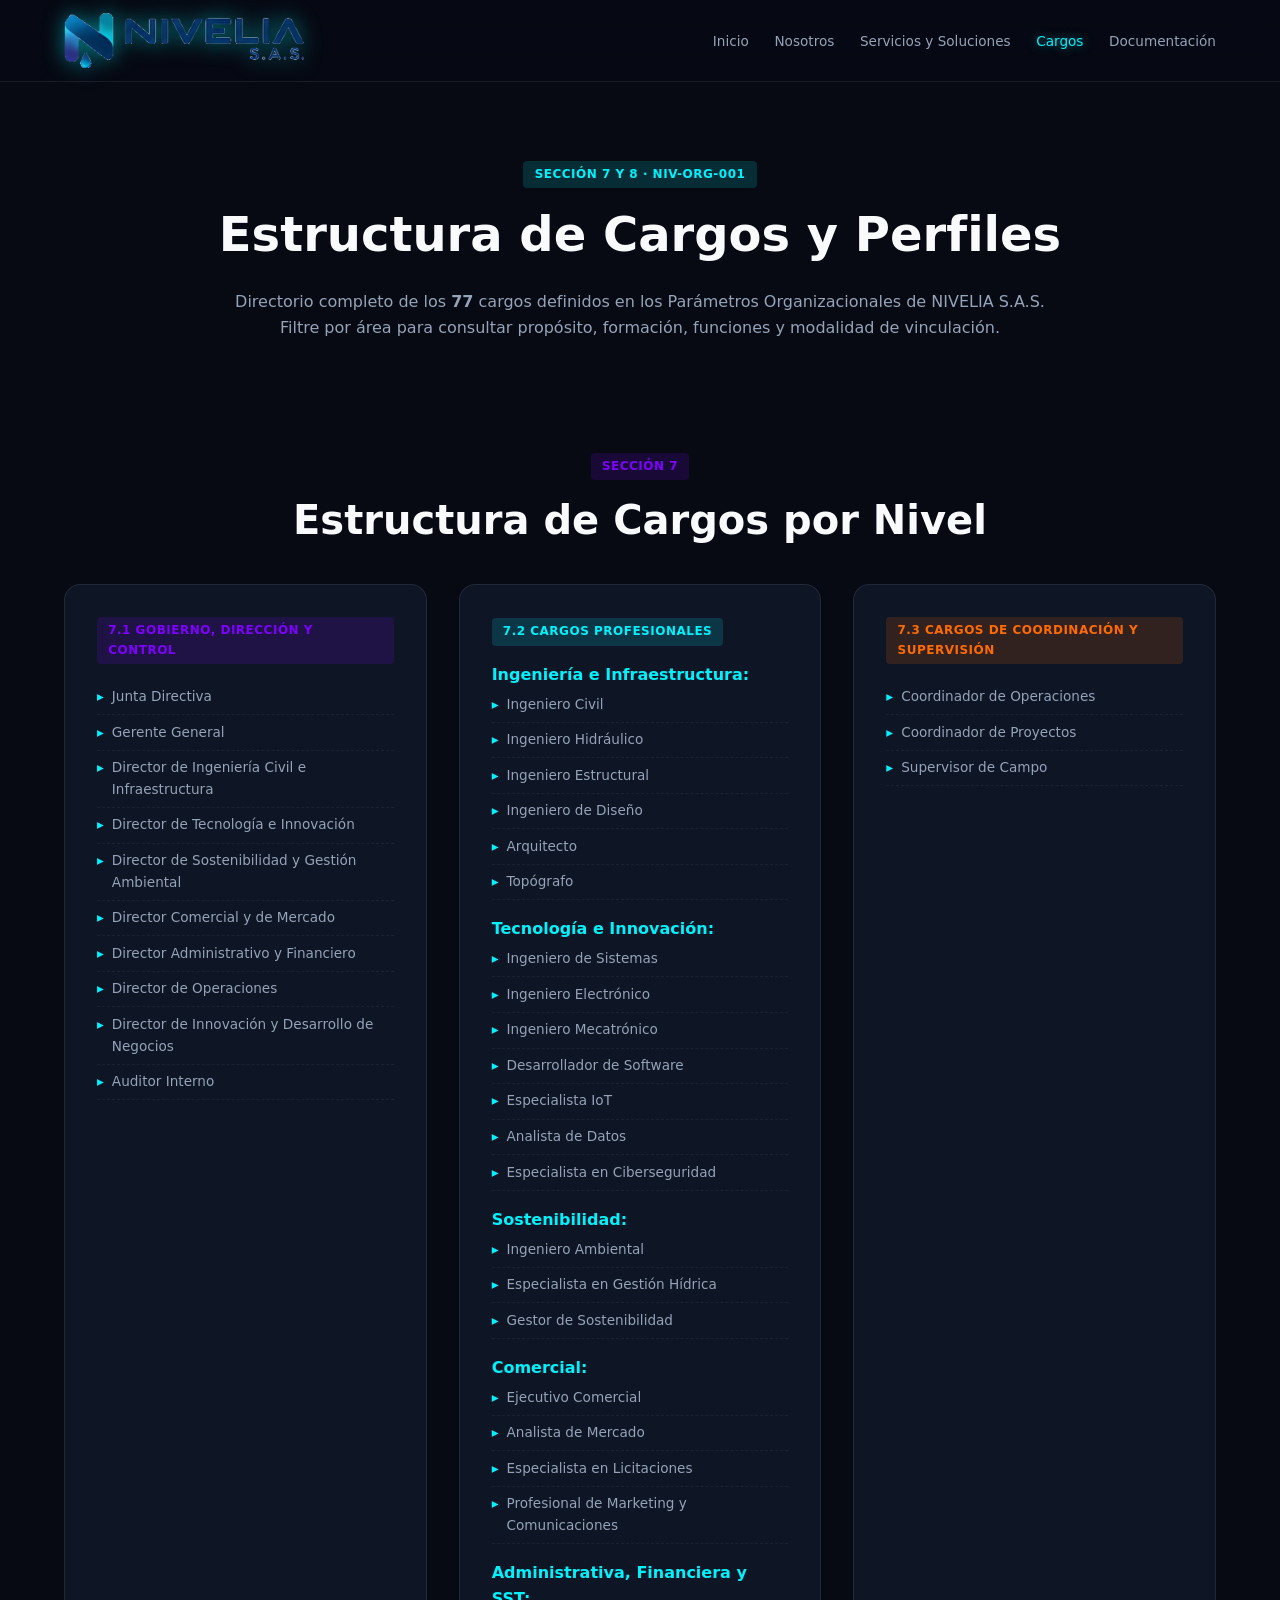
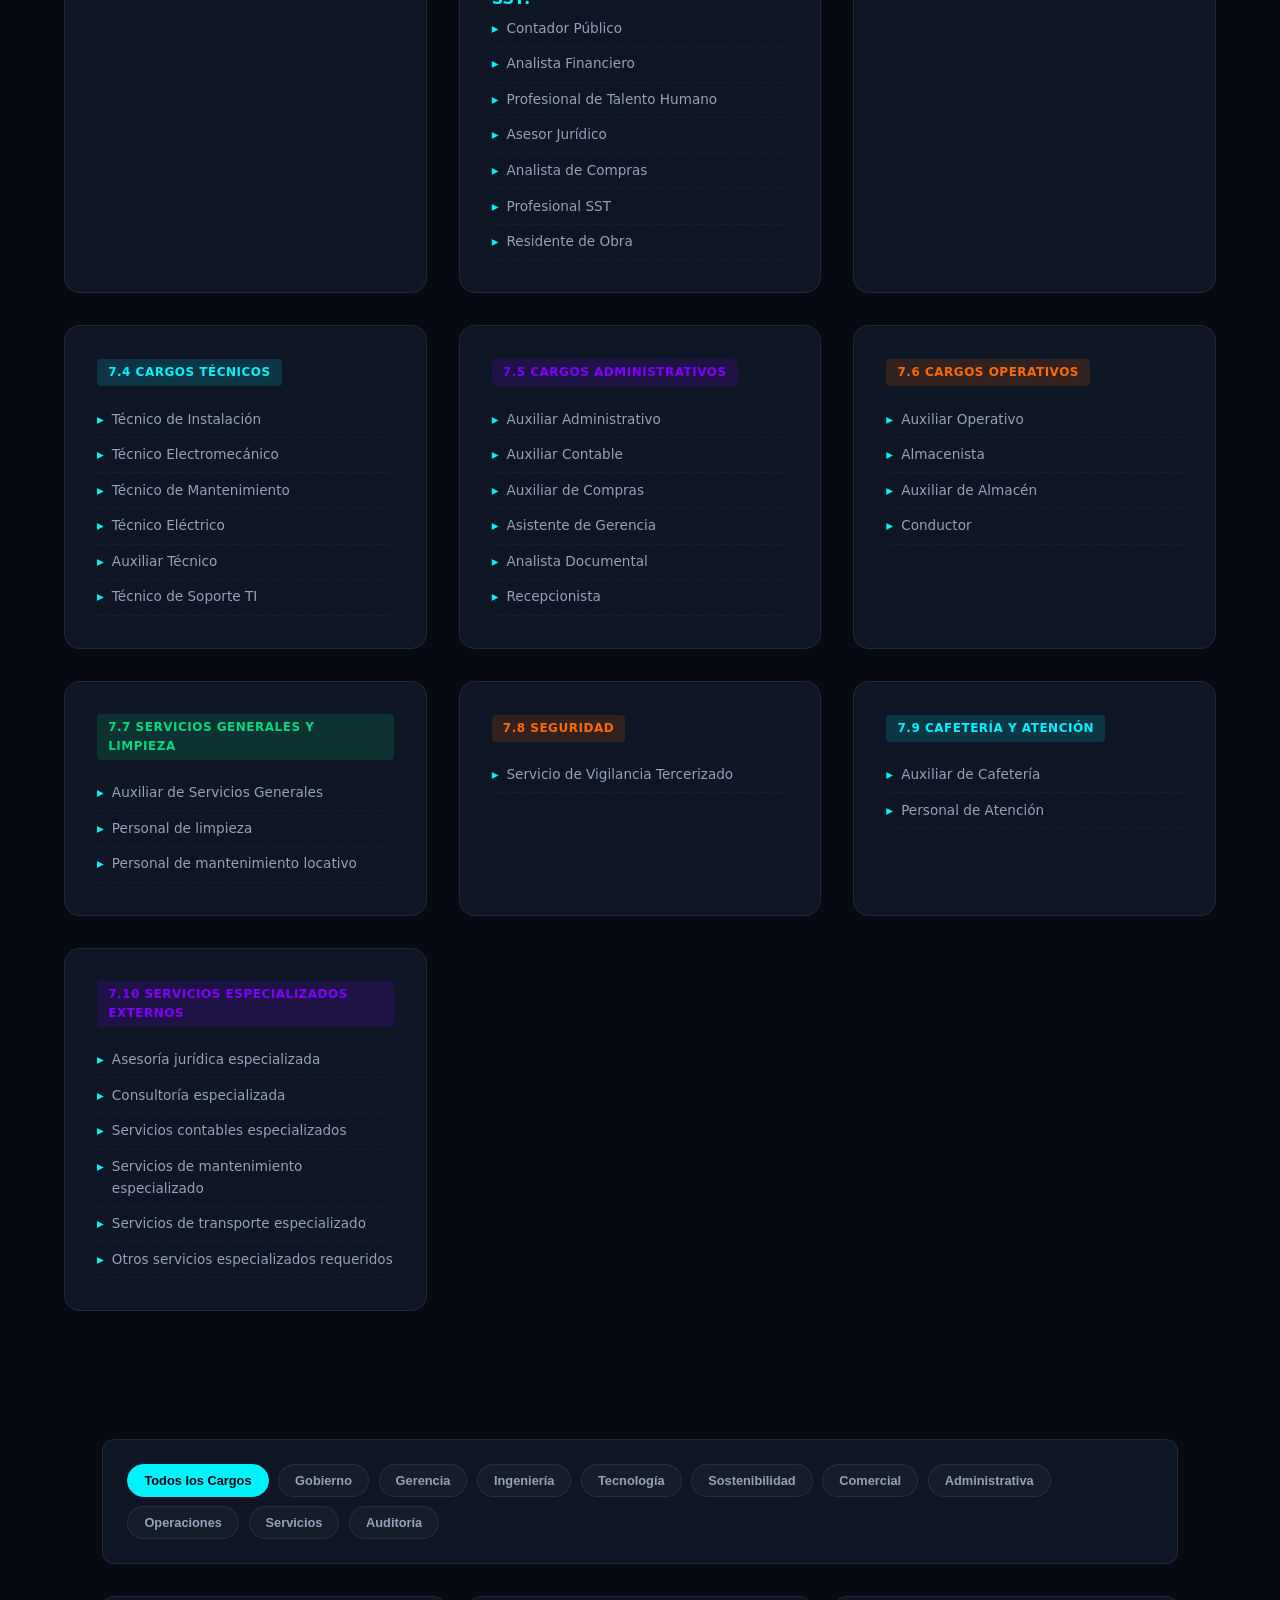
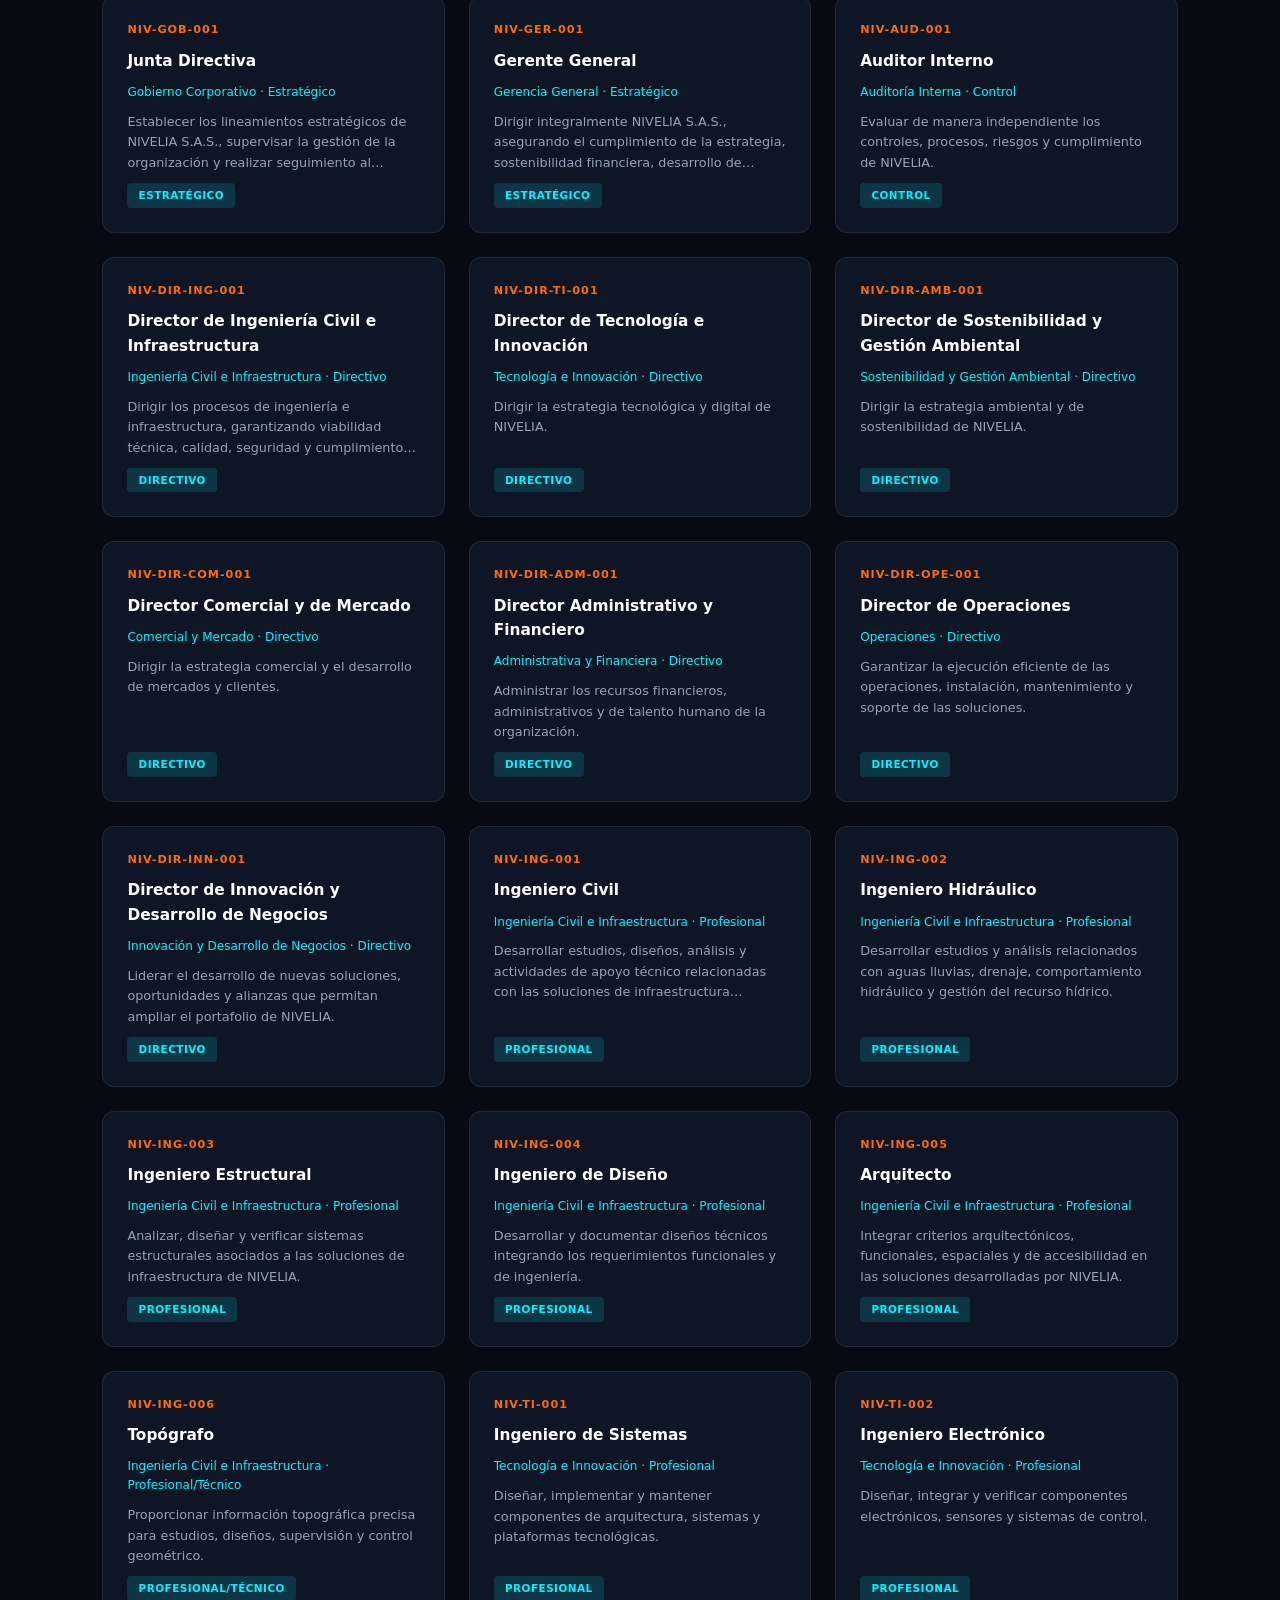
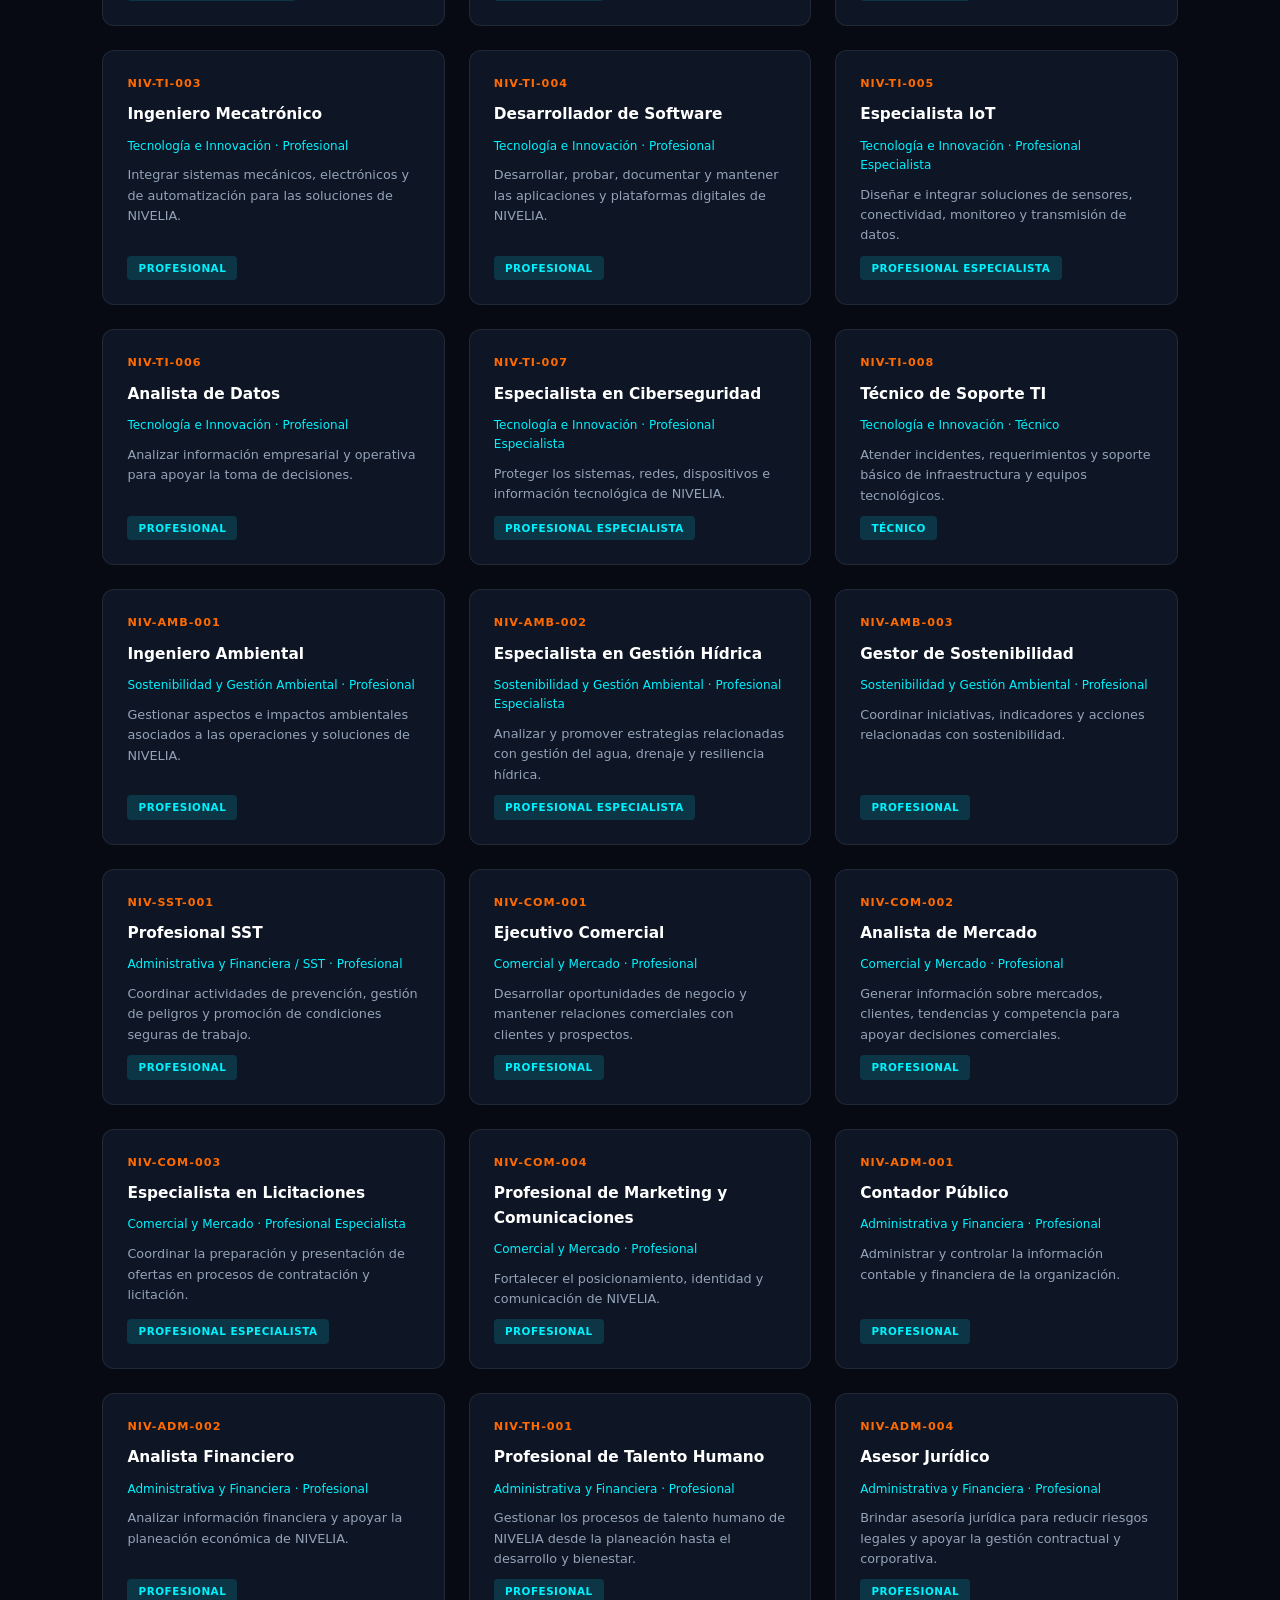
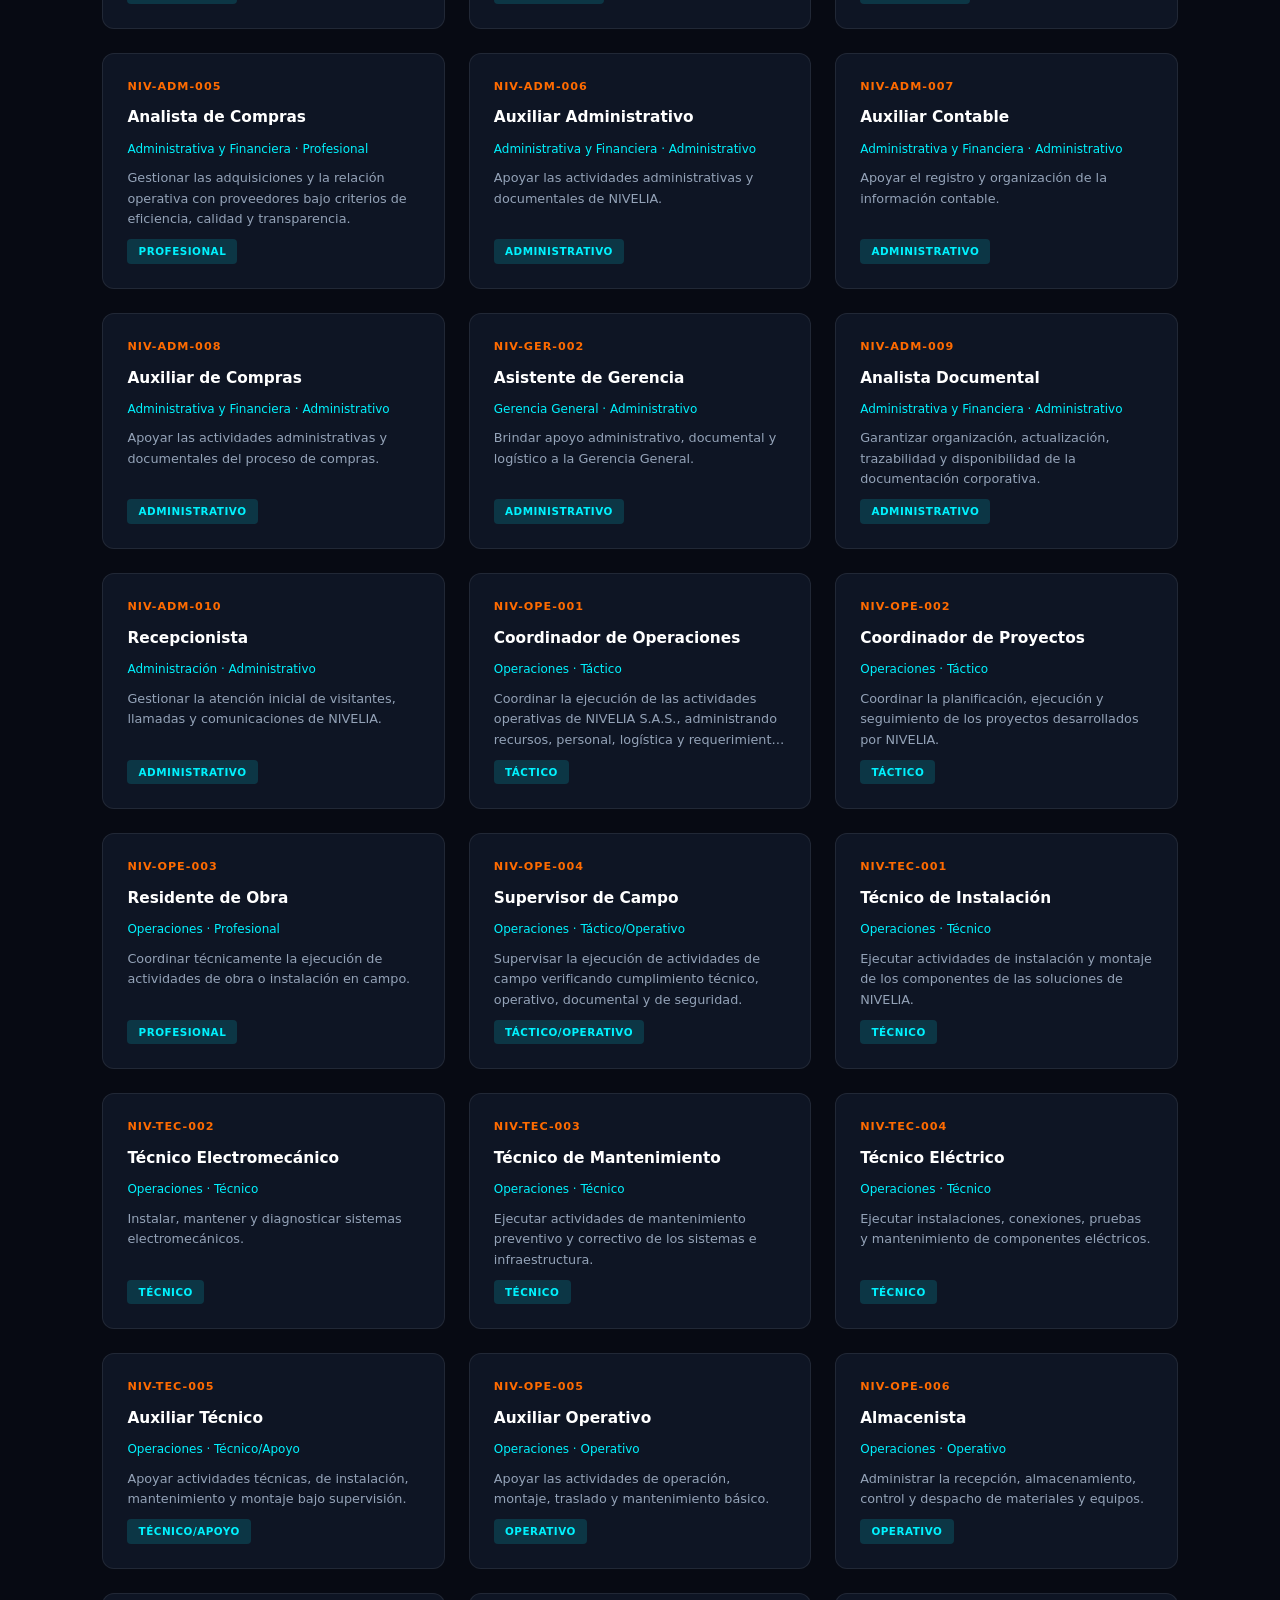
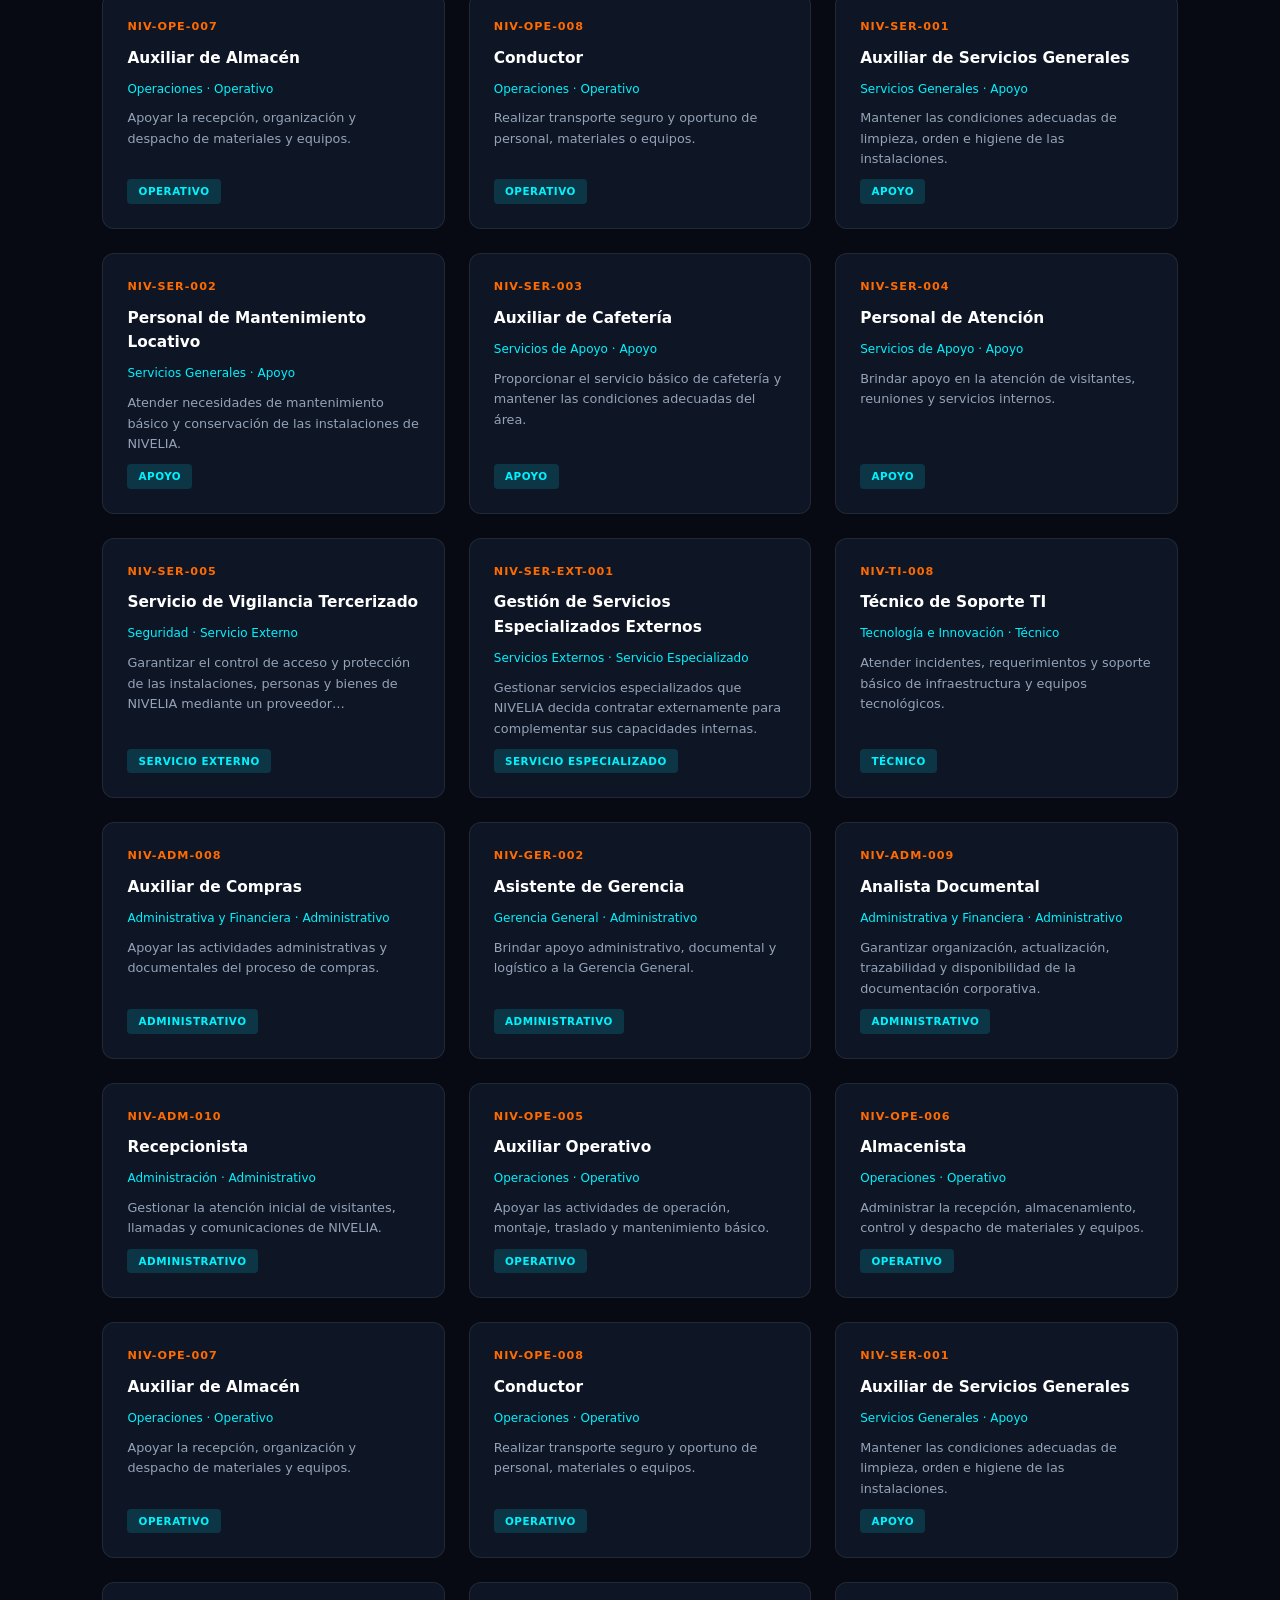
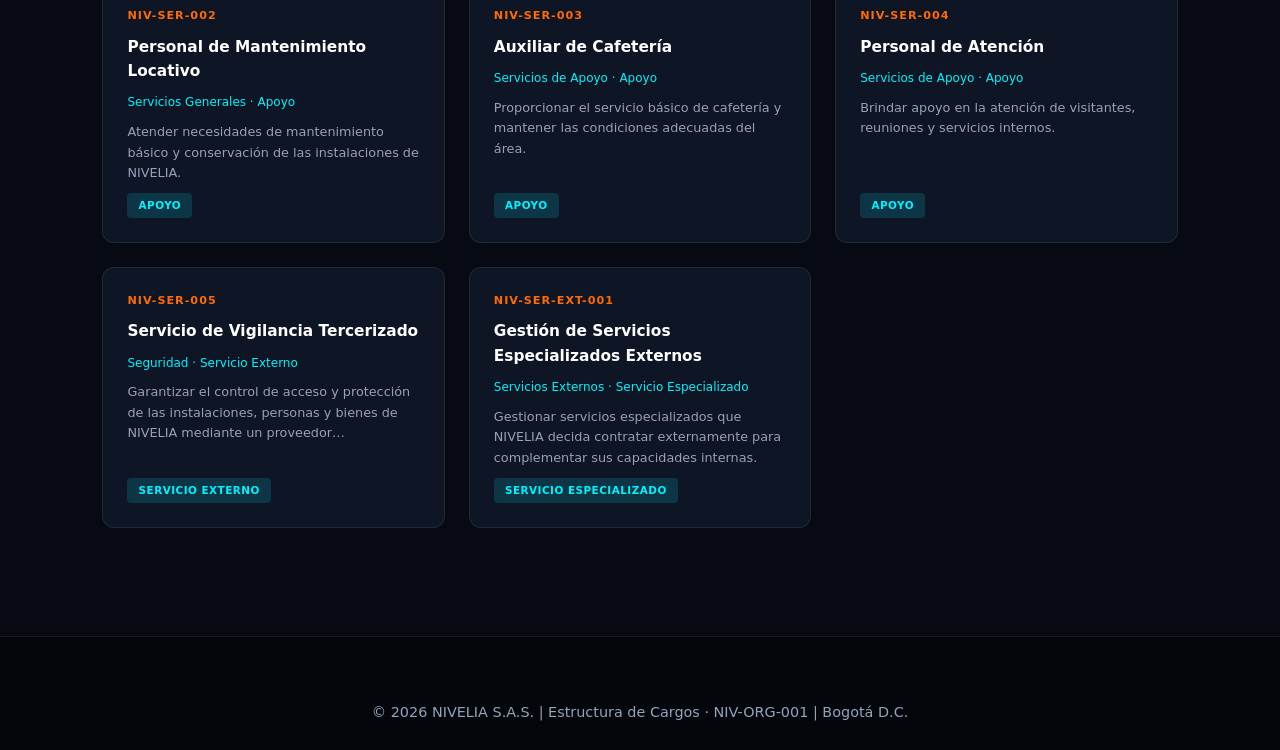
<file: cargos.html>
<!DOCTYPE html>
<html lang="es">
<head>
  <meta charset="UTF-8">
  <meta name="viewport" content="width=device-width, initial-scale=1.0">
  <title>Estructura de Cargos y Perfiles | NIVELIA S.A.S.</title>
  <link rel="icon" type="image/png" href="assets/images/favicon.png">
  <link rel="stylesheet" href="css/style.css">
</head>
<body>

      <header class="navbar">
    <a href="index.html" class="logo-container">
      <img src="assets/images/logo_nivelia.png" alt="NIVELIA S.A.S." class="logo-img" onerror="this.style.display='none'">
    </a>

    <!-- Botón Hamburguesa (visible solo en móvil) -->
    <button class="menu-toggle" id="menu-toggle" aria-label="Abrir menú">
      <span></span>
      <span></span>
      <span></span>
    </button>

    <nav class="nav-container" id="nav-container">
      <ul class="nav-links">
        <li><a href="index.html">Inicio</a></li>
        <li><a href="nosotros.html">Nosotros</a></li>
        <li><a href="servicios.html">Servicios y Soluciones</a></li>
        <li><a href="cargos.html">Cargos</a></li>
        <li><a href="documentos.html">Documentación</a></li>
      </ul>
    </nav>
  </header>

  <section style="padding: 10rem 8% 3rem; text-align: center;">
    <span class="badge badge-cyan">Sección 7 y 8 · NIV-ORG-001</span>
    <h1 style="font-size: 3rem; margin-top: 0.5rem;">Estructura de Cargos y Perfiles</h1>
    <p style="color: var(--text-muted); max-width: 850px; margin: 1rem auto 0;">
      Directorio completo de los <strong id="total-cargos">60+</strong> cargos definidos en los Parámetros Organizacionales de NIVELIA S.A.S. Filtre por área para consultar propósito, formación, funciones y modalidad de vinculación.
    </p>
  </section>

    <!-- 7. ESTRUCTURA DE CARGOS (Sección 7) -->
  <section class="section-padding">
    <div style="text-align: center; margin-bottom: 2rem;">
      <span class="badge badge-violet">Sección 7</span>
      <h2 style="font-size: 2.5rem; margin-top: 0.5rem;">Estructura de Cargos por Nivel</h2>
    </div>

    <div class="grid-cards">
      <!-- 7.1 Gobierno, Dirección y Control -->
      <div class="card">
        <span class="badge badge-violet">7.1 Gobierno, Dirección y Control</span>
        <ul class="proceso-list" style="margin-top: 1rem;">
          <li>Junta Directiva</li>
          <li>Gerente General</li>
          <li>Director de Ingeniería Civil e Infraestructura</li>
          <li>Director de Tecnología e Innovación</li>
          <li>Director de Sostenibilidad y Gestión Ambiental</li>
          <li>Director Comercial y de Mercado</li>
          <li>Director Administrativo y Financiero</li>
          <li>Director de Operaciones</li>
          <li>Director de Innovación y Desarrollo de Negocios</li>
          <li>Auditor Interno</li>
        </ul>
      </div>

      <!-- 7.2 Cargos Profesionales -->
      <div class="card">
        <span class="badge badge-cyan">7.2 Cargos Profesionales</span>
        <p style="margin-top: 1rem; color: var(--primary-cyan); font-weight: 700;">Ingeniería e Infraestructura:</p>
        <ul class="proceso-list">
          <li>Ingeniero Civil</li>
          <li>Ingeniero Hidráulico</li>
          <li>Ingeniero Estructural</li>
          <li>Ingeniero de Diseño</li>
          <li>Arquitecto</li>
          <li>Topógrafo</li>
        </ul>
        <p style="margin-top: 1rem; color: var(--primary-cyan); font-weight: 700;">Tecnología e Innovación:</p>
        <ul class="proceso-list">
          <li>Ingeniero de Sistemas</li>
          <li>Ingeniero Electrónico</li>
          <li>Ingeniero Mecatrónico</li>
          <li>Desarrollador de Software</li>
          <li>Especialista IoT</li>
          <li>Analista de Datos</li>
          <li>Especialista en Ciberseguridad</li>
        </ul>
        <p style="margin-top: 1rem; color: var(--primary-cyan); font-weight: 700;">Sostenibilidad:</p>
        <ul class="proceso-list">
          <li>Ingeniero Ambiental</li>
          <li>Especialista en Gestión Hídrica</li>
          <li>Gestor de Sostenibilidad</li>
        </ul>
        <p style="margin-top: 1rem; color: var(--primary-cyan); font-weight: 700;">Comercial:</p>
        <ul class="proceso-list">
          <li>Ejecutivo Comercial</li>
          <li>Analista de Mercado</li>
          <li>Especialista en Licitaciones</li>
          <li>Profesional de Marketing y Comunicaciones</li>
        </ul>
        <p style="margin-top: 1rem; color: var(--primary-cyan); font-weight: 700;">Administrativa, Financiera y SST:</p>
        <ul class="proceso-list">
          <li>Contador Público</li>
          <li>Analista Financiero</li>
          <li>Profesional de Talento Humano</li>
          <li>Asesor Jurídico</li>
          <li>Analista de Compras</li>
          <li>Profesional SST</li>
          <li>Residente de Obra</li>
        </ul>
      </div>

      <!-- 7.3 Coordinación y Supervisión -->
      <div class="card">
        <span class="badge badge-orange">7.3 Cargos de Coordinación y Supervisión</span>
        <ul class="proceso-list" style="margin-top: 1rem;">
          <li>Coordinador de Operaciones</li>
          <li>Coordinador de Proyectos</li>
          <li>Supervisor de Campo</li>
        </ul>
      </div>

      <!-- 7.4 Cargos Técnicos -->
      <div class="card">
        <span class="badge badge-cyan">7.4 Cargos Técnicos</span>
        <ul class="proceso-list" style="margin-top: 1rem;">
          <li>Técnico de Instalación</li>
          <li>Técnico Electromecánico</li>
          <li>Técnico de Mantenimiento</li>
          <li>Técnico Eléctrico</li>
          <li>Auxiliar Técnico</li>
          <li>Técnico de Soporte TI</li>
        </ul>
      </div>

      <!-- 7.5 Cargos Administrativos -->
      <div class="card">
        <span class="badge badge-violet">7.5 Cargos Administrativos</span>
        <ul class="proceso-list" style="margin-top: 1rem;">
          <li>Auxiliar Administrativo</li>
          <li>Auxiliar Contable</li>
          <li>Auxiliar de Compras</li>
          <li>Asistente de Gerencia</li>
          <li>Analista Documental</li>
          <li>Recepcionista</li>
        </ul>
      </div>

      <!-- 7.6 Cargos Operativos -->
      <div class="card">
        <span class="badge badge-orange">7.6 Cargos Operativos</span>
        <ul class="proceso-list" style="margin-top: 1rem;">
          <li>Auxiliar Operativo</li>
          <li>Almacenista</li>
          <li>Auxiliar de Almacén</li>
          <li>Conductor</li>
        </ul>
      </div>

      <!-- 7.7 Servicios Generales -->
      <div class="card">
        <span class="badge badge-green">7.7 Servicios Generales y Limpieza</span>
        <ul class="proceso-list" style="margin-top: 1rem;">
          <li>Auxiliar de Servicios Generales</li>
          <li>Personal de limpieza</li>
          <li>Personal de mantenimiento locativo</li>
        </ul>
      </div>

      <!-- 7.8 Seguridad -->
      <div class="card">
        <span class="badge badge-orange">7.8 Seguridad</span>
        <ul class="proceso-list" style="margin-top: 1rem;">
          <li>Servicio de Vigilancia Tercerizado</li>
        </ul>
      </div>

      <!-- 7.9 Cafetería y Atención -->
      <div class="card">
        <span class="badge badge-cyan">7.9 Cafetería y Atención</span>
        <ul class="proceso-list" style="margin-top: 1rem;">
          <li>Auxiliar de Cafetería</li>
          <li>Personal de Atención</li>
        </ul>
      </div>

      <!-- 7.10 Servicios Especializados Externos -->
      <div class="card">
        <span class="badge badge-violet">7.10 Servicios Especializados Externos</span>
        <ul class="proceso-list" style="margin-top: 1rem;">
          <li>Asesoría jurídica especializada</li>
          <li>Consultoría especializada</li>
          <li>Servicios contables especializados</li>
          <li>Servicios de mantenimiento especializado</li>
          <li>Servicios de transporte especializado</li>
          <li>Otros servicios especializados requeridos</li>
        </ul>
      </div>
    </div>
  </section>

  <section style="padding: 2rem 8%;">
    <!-- Filtros por Área -->
    <div class="cargos-filtros">
      <button class="filtro-btn active" data-filtro="all">Todos los Cargos</button>
      <button class="filtro-btn" data-filtro="Gobierno">Gobierno</button>
      <button class="filtro-btn" data-filtro="Gerencia">Gerencia</button>
      <button class="filtro-btn" data-filtro="Ingeniería">Ingeniería</button>
      <button class="filtro-btn" data-filtro="Tecnología">Tecnología</button>
      <button class="filtro-btn" data-filtro="Sostenibilidad">Sostenibilidad</button>
      <button class="filtro-btn" data-filtro="Comercial">Comercial</button>
      <button class="filtro-btn" data-filtro="Administrativa">Administrativa</button>
      <button class="filtro-btn" data-filtro="Operaciones">Operaciones</button>
      <button class="filtro-btn" data-filtro="Servicios">Servicios</button>
      <button class="filtro-btn" data-filtro="Auditoría">Auditoría</button>
    </div>

    <!-- Grid de Cargos -->
    <div class="cargos-grid" id="cargos-grid">
      <!-- Se llena dinámicamente con JavaScript -->
    </div>
  </section>

  <!-- Modal de Perfil -->
  <div class="modal-overlay" id="modal-overlay">
    <div class="modal-content" id="modal-content">
      <button class="modal-close" onclick="cerrarModal()">&times;</button>
      <div id="modal-body"></div>
    </div>
  </div>

  <footer>
    <div style="text-align: center; color: var(--text-muted); font-size: 0.9rem;">
      &copy; 2026 NIVELIA S.A.S. | Estructura de Cargos · NIV-ORG-001 | Bogotá D.C.
    </div>
  </footer>

  <script src="js/cargos-data.js"></script>
  <script src="js/main.js"></script>
</body>
</html>
</file>
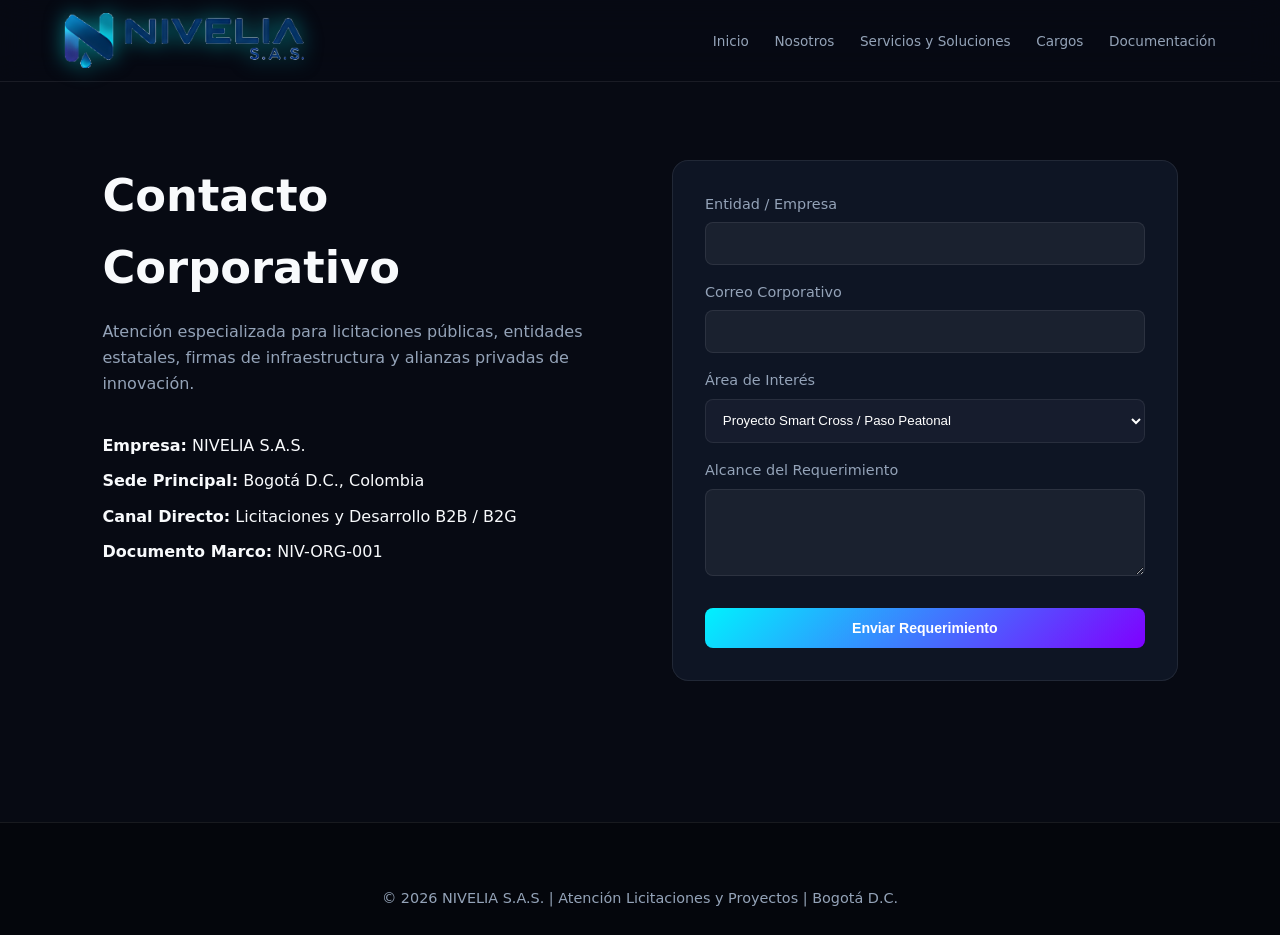
<file: contacto.html>
<!DOCTYPE html>
<html lang="es">
<head>
  <meta charset="UTF-8">
  <meta name="viewport" content="width=device-width, initial-scale=1.0">
  <title>Contacto | NIVELIA S.A.S.</title>
  <!-- CORREGIDO: style.css en lugar de styles.css -->
    <link rel="icon" type="image/png" href="assets/images/favicon.png">
  <link rel="stylesheet" href="css/style.css">
</head>
<body>

      <header class="navbar">
    <a href="index.html" class="logo-container">
      <img src="assets/images/logo_nivelia.png" alt="NIVELIA S.A.S." class="logo-img" onerror="this.style.display='none'">
    </a>

    <!-- Botón Hamburguesa (visible solo en móvil) -->
    <button class="menu-toggle" id="menu-toggle" aria-label="Abrir menú">
      <span></span>
      <span></span>
      <span></span>
    </button>

    <nav class="nav-container" id="nav-container">
      <ul class="nav-links">
        <li><a href="index.html">Inicio</a></li>
        <li><a href="nosotros.html">Nosotros</a></li>
        <li><a href="servicios.html">Servicios y Soluciones</a></li>
        <li><a href="cargos.html">Cargos</a></li>
        <li><a href="documentos.html">Documentación</a></li>
      </ul>
    </nav>
  </header>

  <section style="padding: 10rem 8% 4rem;">
    <div style="display: grid; grid-template-columns: repeat(auto-fit, minmax(320px, 1fr)); gap: 4rem;">
      
      <div>
        <h1 style="font-size: 2.8rem;">Contacto Corporativo</h1>
        <p style="color: var(--text-muted); margin: 1rem 0 2rem;">
          Atención especializada para licitaciones públicas, entidades estatales, firmas de infraestructura y alianzas privadas de innovación.
        </p>

        <div style="line-height: 2.2; color: var(--text-main);">
          <p><strong>Empresa:</strong> NIVELIA S.A.S.</p>
          <p><strong>Sede Principal:</strong> Bogotá D.C., Colombia</p>
          <p><strong>Canal Directo:</strong> Licitaciones y Desarrollo B2B / B2G</p>
          <p><strong>Documento Marco:</strong> NIV-ORG-001</p>
        </div>
      </div>

      <div class="card">
        <form onsubmit="event.preventDefault(); alert('Solicitud enviada a la Dirección Comercial de NIVELIA S.A.S.');">
          <div style="margin-bottom: 1rem;">
            <label style="display: block; font-size: 0.9rem; color: var(--text-muted); margin-bottom: 0.4rem;">Entidad / Empresa</label>
            <input type="text" required style="width:100%; padding: 0.8rem; background: rgba(255,255,255,0.05); border: 1px solid var(--bg-card-border); border-radius: 8px; color: #fff;">
          </div>
          <div style="margin-bottom: 1rem;">
            <label style="display: block; font-size: 0.9rem; color: var(--text-muted); margin-bottom: 0.4rem;">Correo Corporativo</label>
            <input type="email" required style="width:100%; padding: 0.8rem; background: rgba(255,255,255,0.05); border: 1px solid var(--bg-card-border); border-radius: 8px; color: #fff;">
          </div>
          <div style="margin-bottom: 1rem;">
            <label style="display: block; font-size: 0.9rem; color: var(--text-muted); margin-bottom: 0.4rem;">Área de Interés</label>
            <select style="width:100%; padding: 0.8rem; background: #161c2d; border: 1px solid var(--bg-card-border); border-radius: 8px; color: #fff;">
              <option>Proyecto Smart Cross / Paso Peatonal</option>
              <option>Proceso de Licitación / Public Tender</option>
              <option>Consultoría en Infraestructura Urbana</option>
              <option>Desarrollo I+D y Alianzas IoT</option>
            </select>
          </div>
          <div style="margin-bottom: 1.5rem;">
            <label style="display: block; font-size: 0.9rem; color: var(--text-muted); margin-bottom: 0.4rem;">Alcance del Requerimiento</label>
            <textarea rows="4" required style="width:100%; padding: 0.8rem; background: rgba(255,255,255,0.05); border: 1px solid var(--bg-card-border); border-radius: 8px; color: #fff;"></textarea>
          </div>
          <button type="submit" class="btn-primary" style="width: 100%;">Enviar Requerimiento</button>
        </form>
      </div>

    </div>
  </section>

  <footer>
    <div style="text-align: center; color: var(--text-muted); font-size: 0.9rem;">
      &copy; 2026 NIVELIA S.A.S. | Atención Licitaciones y Proyectos | Bogotá D.C.
    </div>
  </footer>

</body>
</html>
</file>
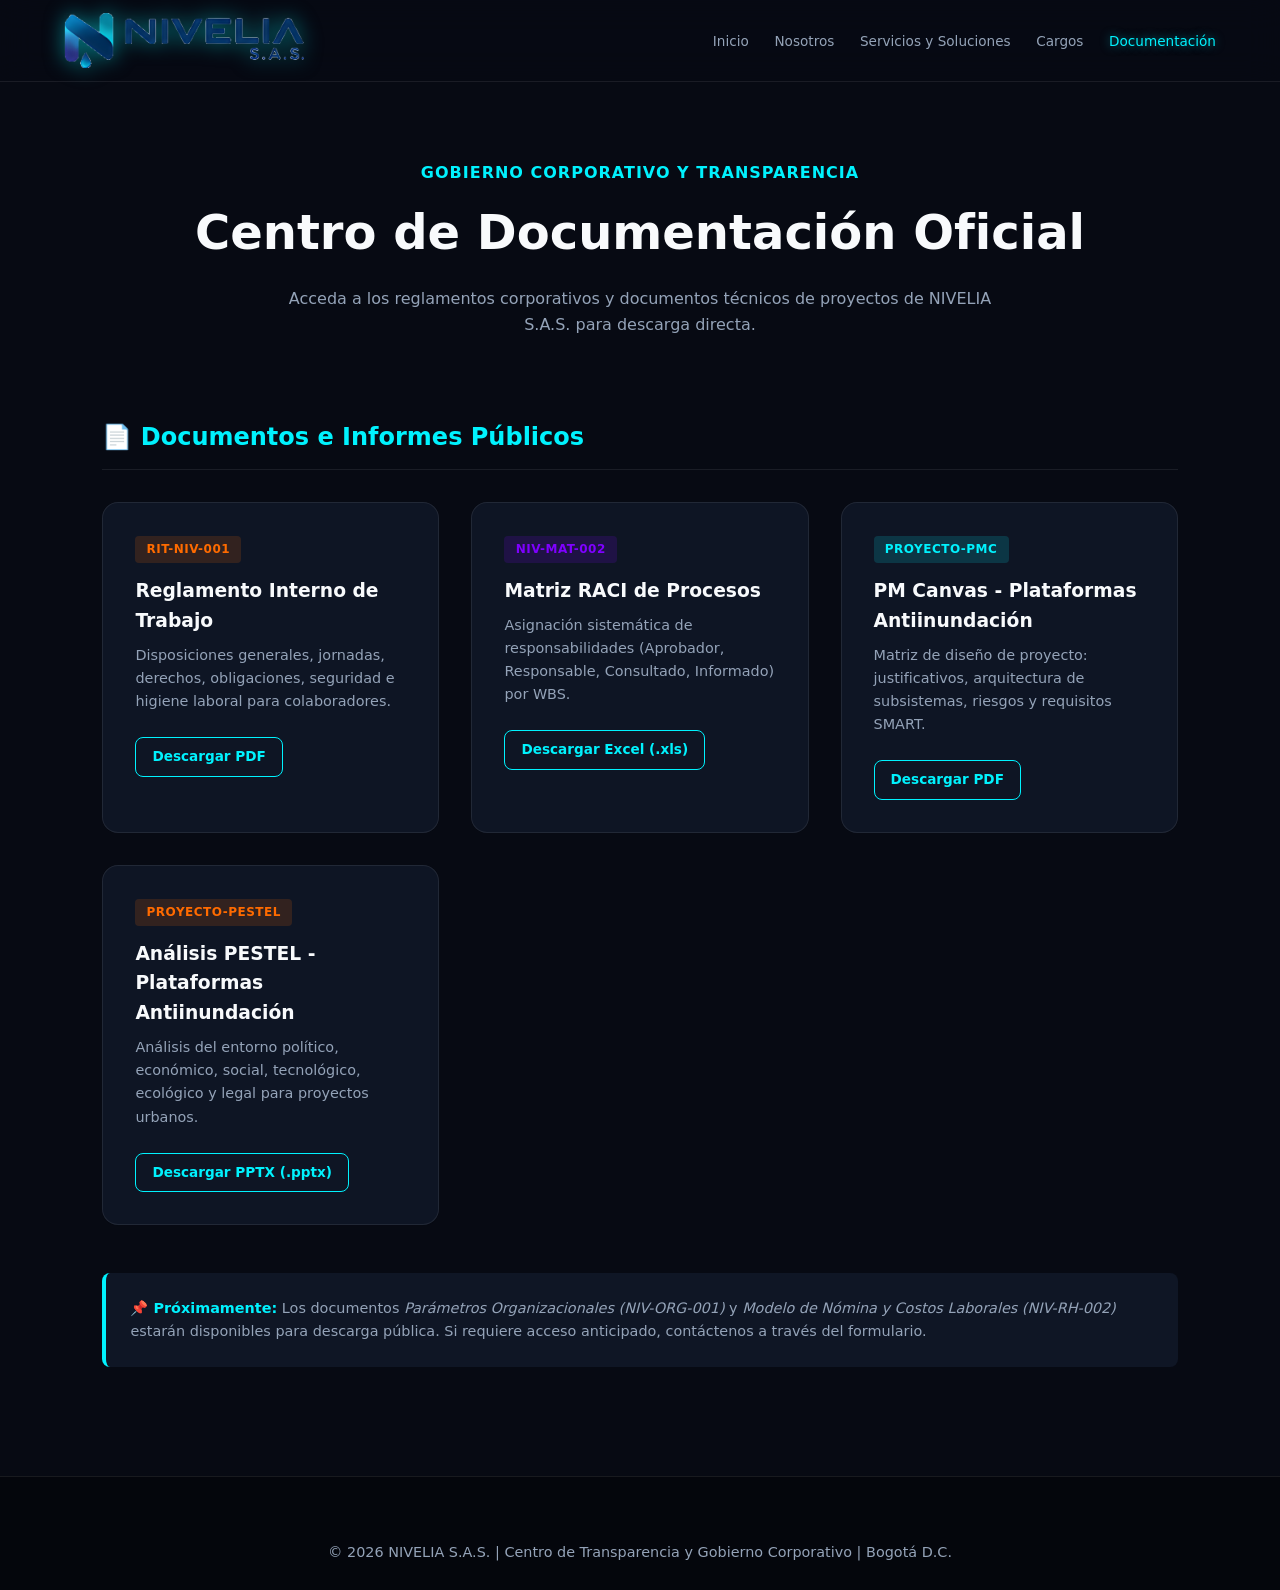
<file: documentos.html>
<!DOCTYPE html>
<html lang="es">
<head>
  <meta charset="UTF-8">
  <meta name="viewport" content="width=device-width, initial-scale=1.0">
  <title>Centro de Documentación y Transparencia | NIVELIA S.A.S.</title>
  <!-- FAVICON AGREGADO -->
  <link rel="icon" type="image/png" href="assets/images/favicon.png">
  <link rel="stylesheet" href="css/style.css">
</head>
<body>

      <header class="navbar">
    <a href="index.html" class="logo-container">
      <img src="assets/images/logo_nivelia.png" alt="NIVELIA S.A.S." class="logo-img" onerror="this.style.display='none'">
    </a>

    <!-- Botón Hamburguesa (visible solo en móvil) -->
    <button class="menu-toggle" id="menu-toggle" aria-label="Abrir menú">
      <span></span>
      <span></span>
      <span></span>
    </button>

    <nav class="nav-container" id="nav-container">
      <ul class="nav-links">
        <li><a href="index.html">Inicio</a></li>
        <li><a href="nosotros.html">Nosotros</a></li>
        <li><a href="servicios.html">Servicios y Soluciones</a></li>
        <li><a href="cargos.html">Cargos</a></li>
        <li><a href="documentos.html">Documentación</a></li>
      </ul>
    </nav>
  </header>

  <section style="padding: 10rem 8% 3rem; text-align: center;">
    <span style="color: var(--primary-cyan); font-weight: 700; text-transform: uppercase; letter-spacing: 1px;">Gobierno Corporativo y Transparencia</span>
    <h1 style="font-size: 3rem; margin-top: 0.5rem;">Centro de Documentación Oficial</h1>
    <p style="color: var(--text-muted); max-width: 750px; margin: 1rem auto 0;">
      Acceda a los reglamentos corporativos y documentos técnicos de proyectos de NIVELIA S.A.S. para descarga directa.
    </p>
  </section>

  <section style="padding: 2rem 8%;">
    <h2 style="color: var(--primary-cyan); border-bottom: 1px solid var(--bg-card-border); padding-bottom: 0.8rem; margin-bottom: 2rem;">
      📄 Documentos e Informes Públicos
    </h2>

    <div class="grid-cards">

      <!-- Doc 1: Reglamento Interno de Trabajo -->
      <div class="card">
        <span class="badge badge-orange">RIT-NIV-001</span>
        <h3 style="margin-top: 0.8rem;">Reglamento Interno de Trabajo</h3>
        <p style="font-size: 0.9rem; color: var(--text-muted); margin: 0.5rem 0 1.5rem;">
          Disposiciones generales, jornadas, derechos, obligaciones, seguridad e higiene laboral para colaboradores.
        </p>
        <div style="display: flex; gap: 0.8rem;">
          <a href="assets/docs/RIT-NIV-001_Reglamento_Interno.pdf" download class="btn-secondary btn-small">Descargar PDF</a>
        </div>
      </div>

      <!-- Doc 2: Matriz RACI -->
      <div class="card">
        <span class="badge badge-violet">NIV-MAT-002</span>
        <h3 style="margin-top: 0.8rem;">Matriz RACI de Procesos</h3>
        <p style="font-size: 0.9rem; color: var(--text-muted); margin: 0.5rem 0 1.5rem;">
          Asignación sistemática de responsabilidades (Aprobador, Responsable, Consultado, Informado) por WBS.
        </p>
        <div style="display: flex; gap: 0.8rem;">
          <a href="assets/docs/NIV-MAT-002_Matriz_RACI.xls" download class="btn-secondary btn-small">Descargar Excel (.xls)</a>
        </div>
      </div>

      <!-- Doc 3: PM Canvas -->
      <div class="card">
        <span class="badge badge-cyan">PROYECTO-PMC</span>
        <h3 style="margin-top: 0.8rem;">PM Canvas - Plataformas Antiinundación</h3>
        <p style="font-size: 0.9rem; color: var(--text-muted); margin: 0.5rem 0 1.5rem;">
          Matriz de diseño de proyecto: justificativos, arquitectura de subsistemas, riesgos y requisitos SMART.
        </p>
        <div style="display: flex; gap: 0.8rem;">
          <a href="assets/docs/PROYECTO-PMC_Smart_Cross.pdf" download class="btn-secondary btn-small">Descargar PDF</a>
        </div>
      </div>

      <!-- Doc 4: PESTEL -->
      <div class="card">
        <span class="badge badge-orange">PROYECTO-PESTEL</span>
        <h3 style="margin-top: 0.8rem;">Análisis PESTEL - Plataformas Antiinundación</h3>
        <p style="font-size: 0.9rem; color: var(--text-muted); margin: 0.5rem 0 1.5rem;">
          Análisis del entorno político, económico, social, tecnológico, ecológico y legal para proyectos urbanos.
        </p>
        <div style="display: flex; gap: 0.8rem;">
          <a href="assets/docs/PROYECTO-PESTEL_Smart_Cross.pptx" download class="btn-secondary btn-small">Descargar PPTX (.pptx)</a>
        </div>
      </div>

    </div>

    <!-- Nota informativa de documentos futuros -->
    <div style="margin-top: 3rem; padding: 1.5rem; border-left: 4px solid var(--primary-cyan); background: var(--bg-card); border-radius: 8px;">
      <p style="color: var(--text-muted); font-size: 0.9rem;">
        <strong style="color: var(--primary-cyan);">📌 Próximamente:</strong> Los documentos <em>Parámetros Organizacionales (NIV-ORG-001)</em> y <em>Modelo de Nómina y Costos Laborales (NIV-RH-002)</em> estarán disponibles para descarga pública. Si requiere acceso anticipado, contáctenos a través del formulario.
      </p>
    </div>
  </section>

  <footer>
    <div style="text-align: center; color: var(--text-muted); font-size: 0.9rem;">
      &copy; 2026 NIVELIA S.A.S. | Centro de Transparencia y Gobierno Corporativo | Bogotá D.C.
    </div>
  </footer>

  <script src="js/main.js"></script>
</body>
</html>
</file>
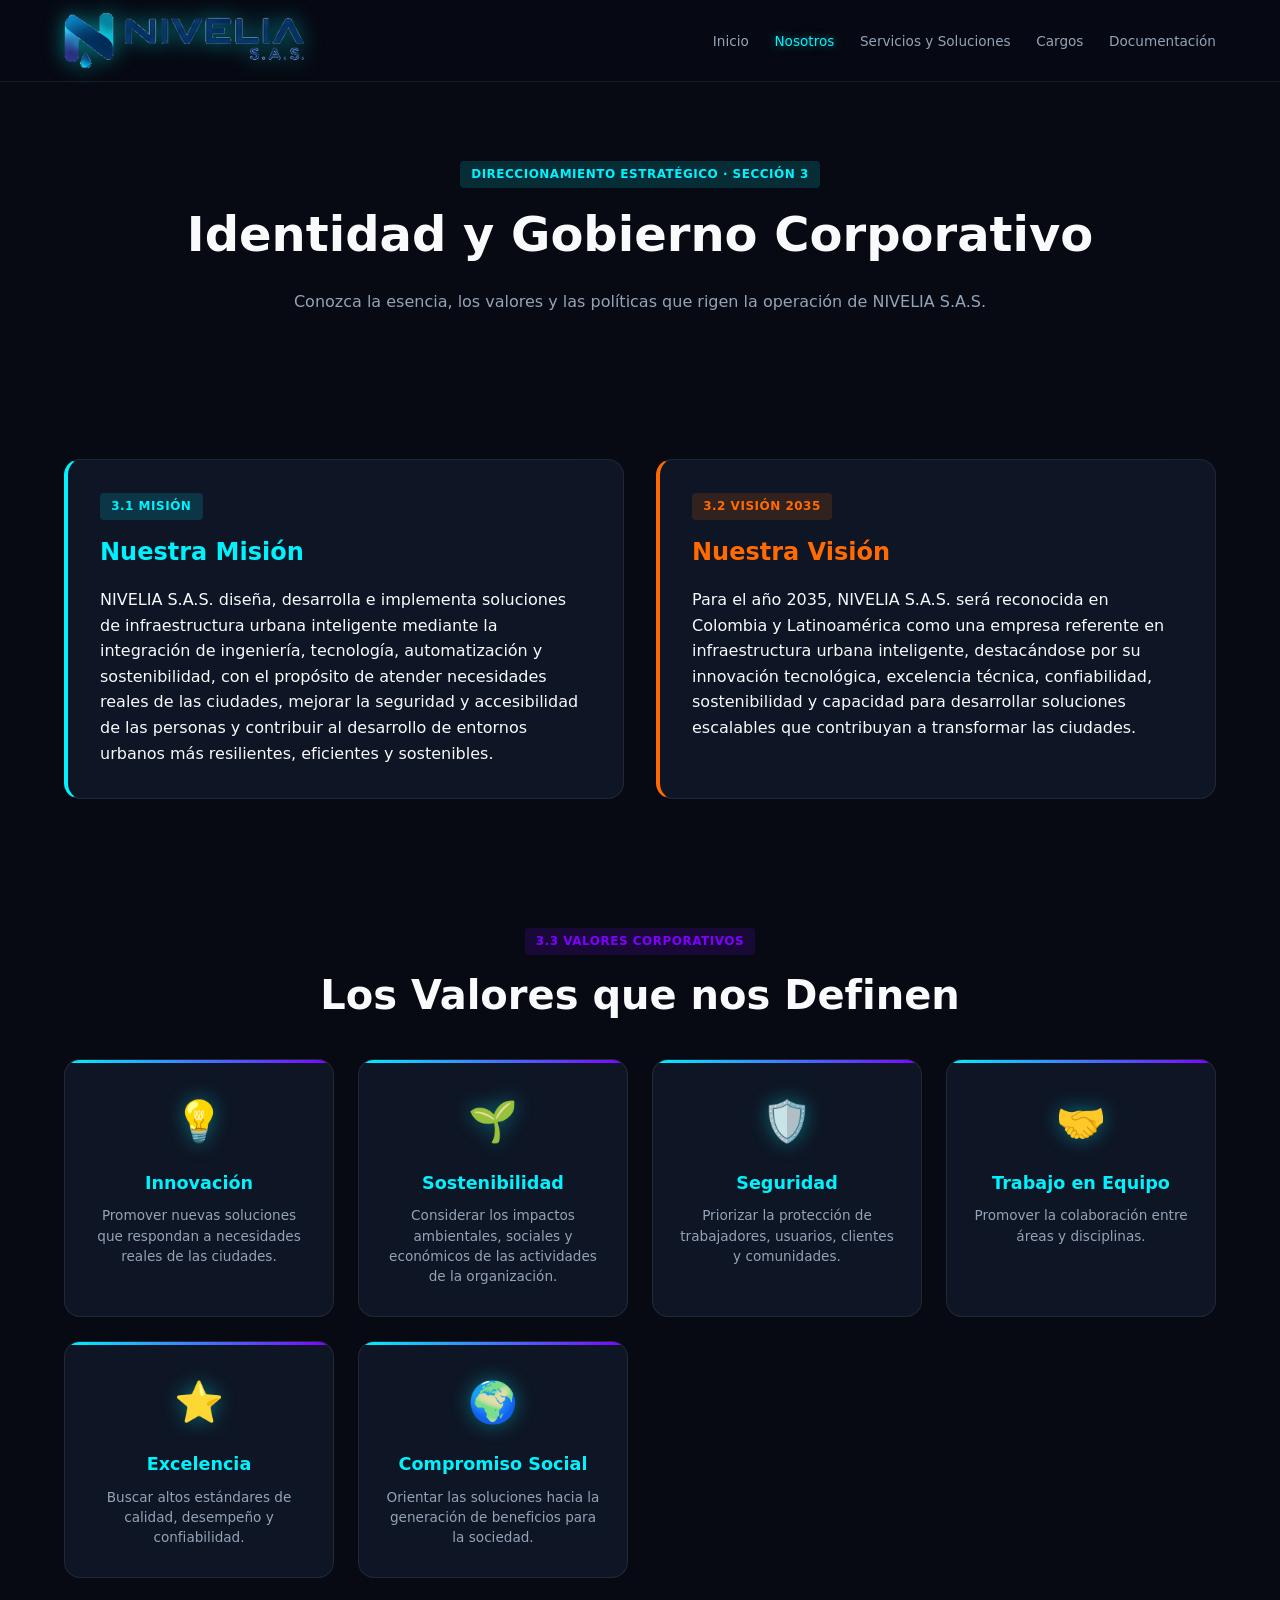
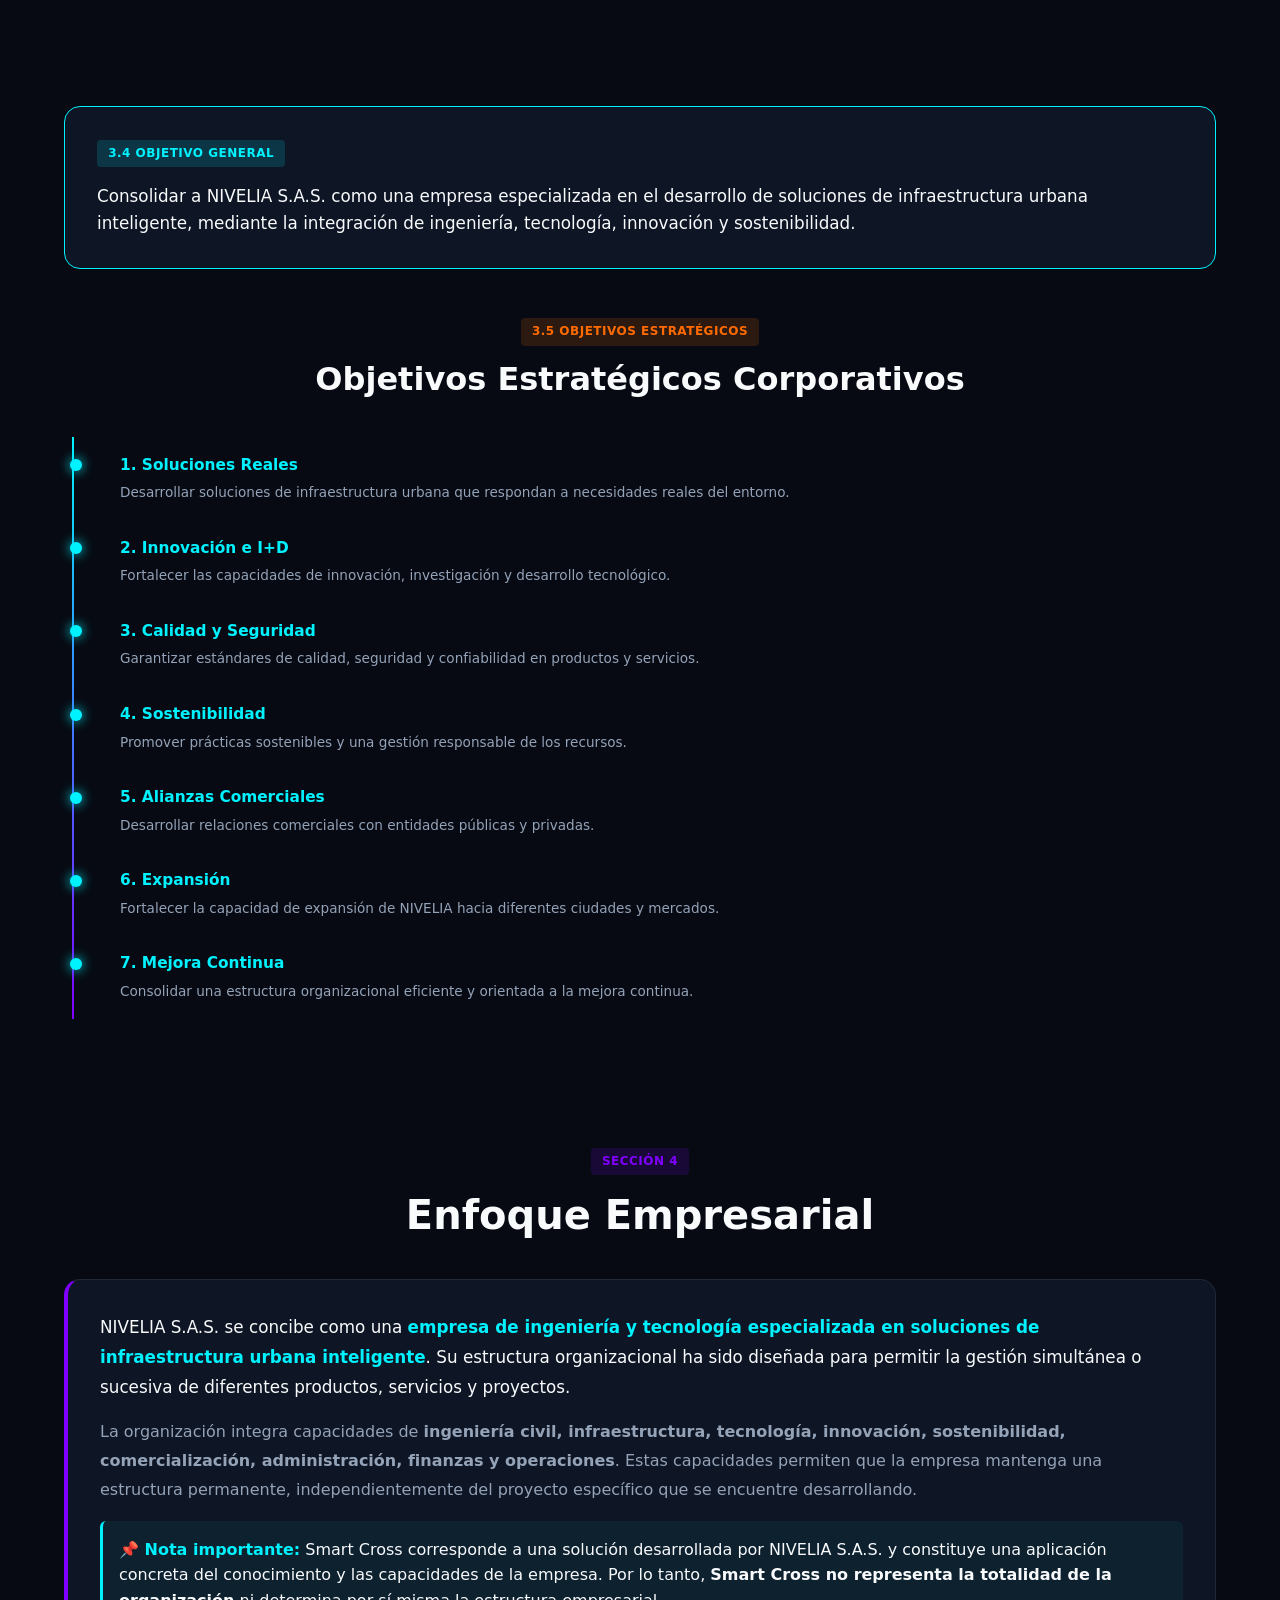
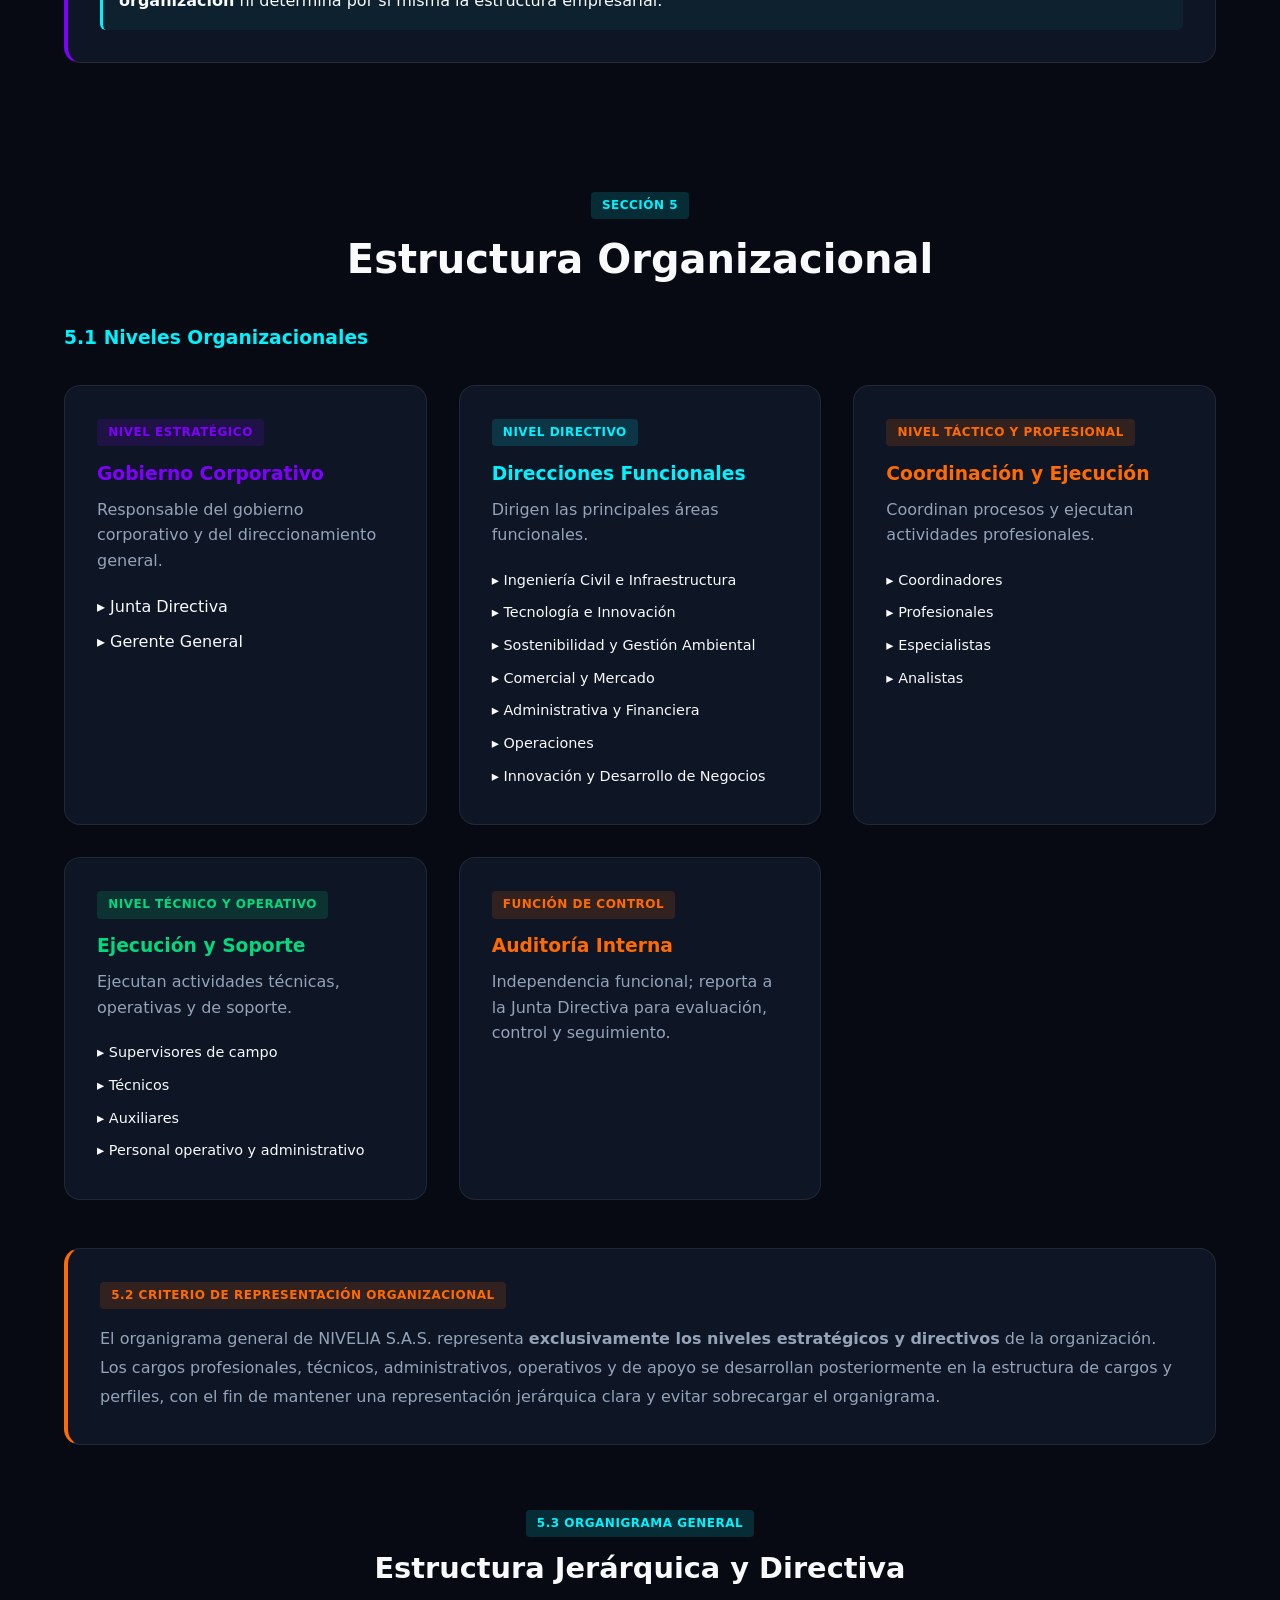
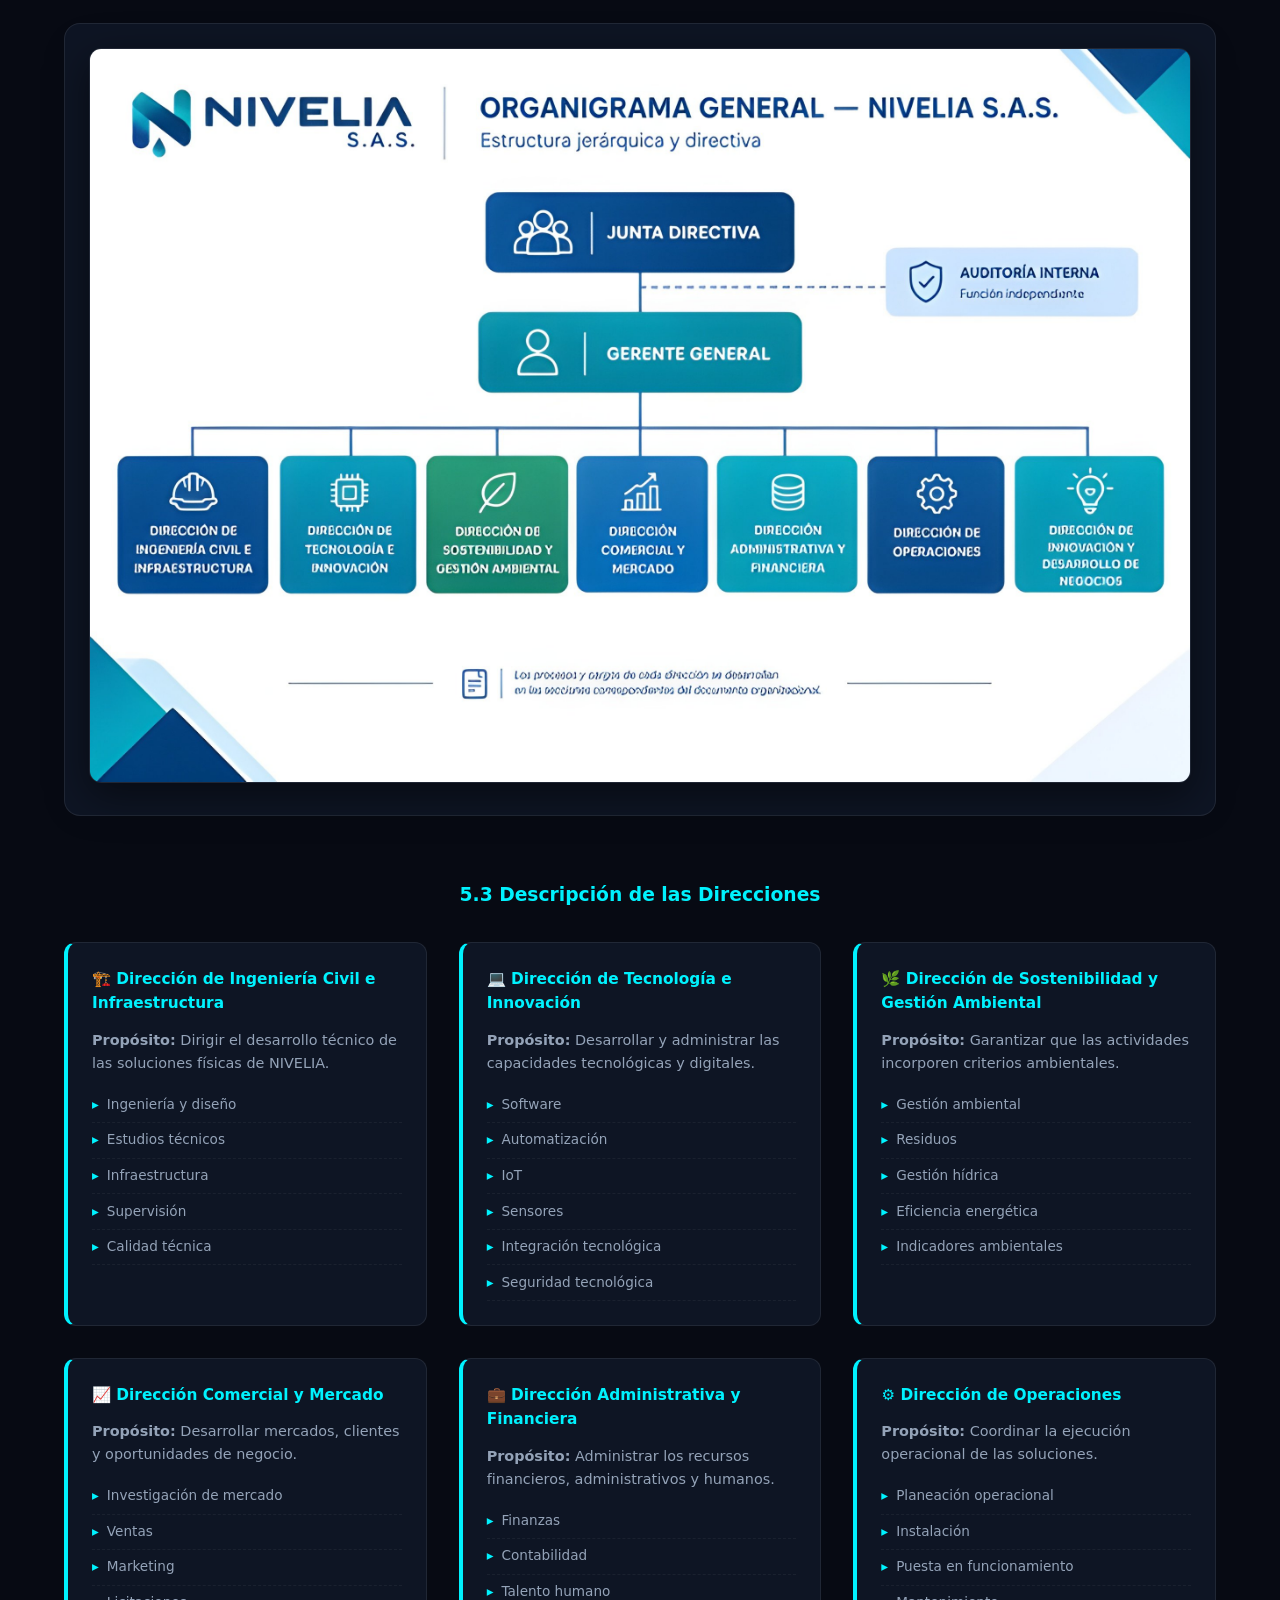
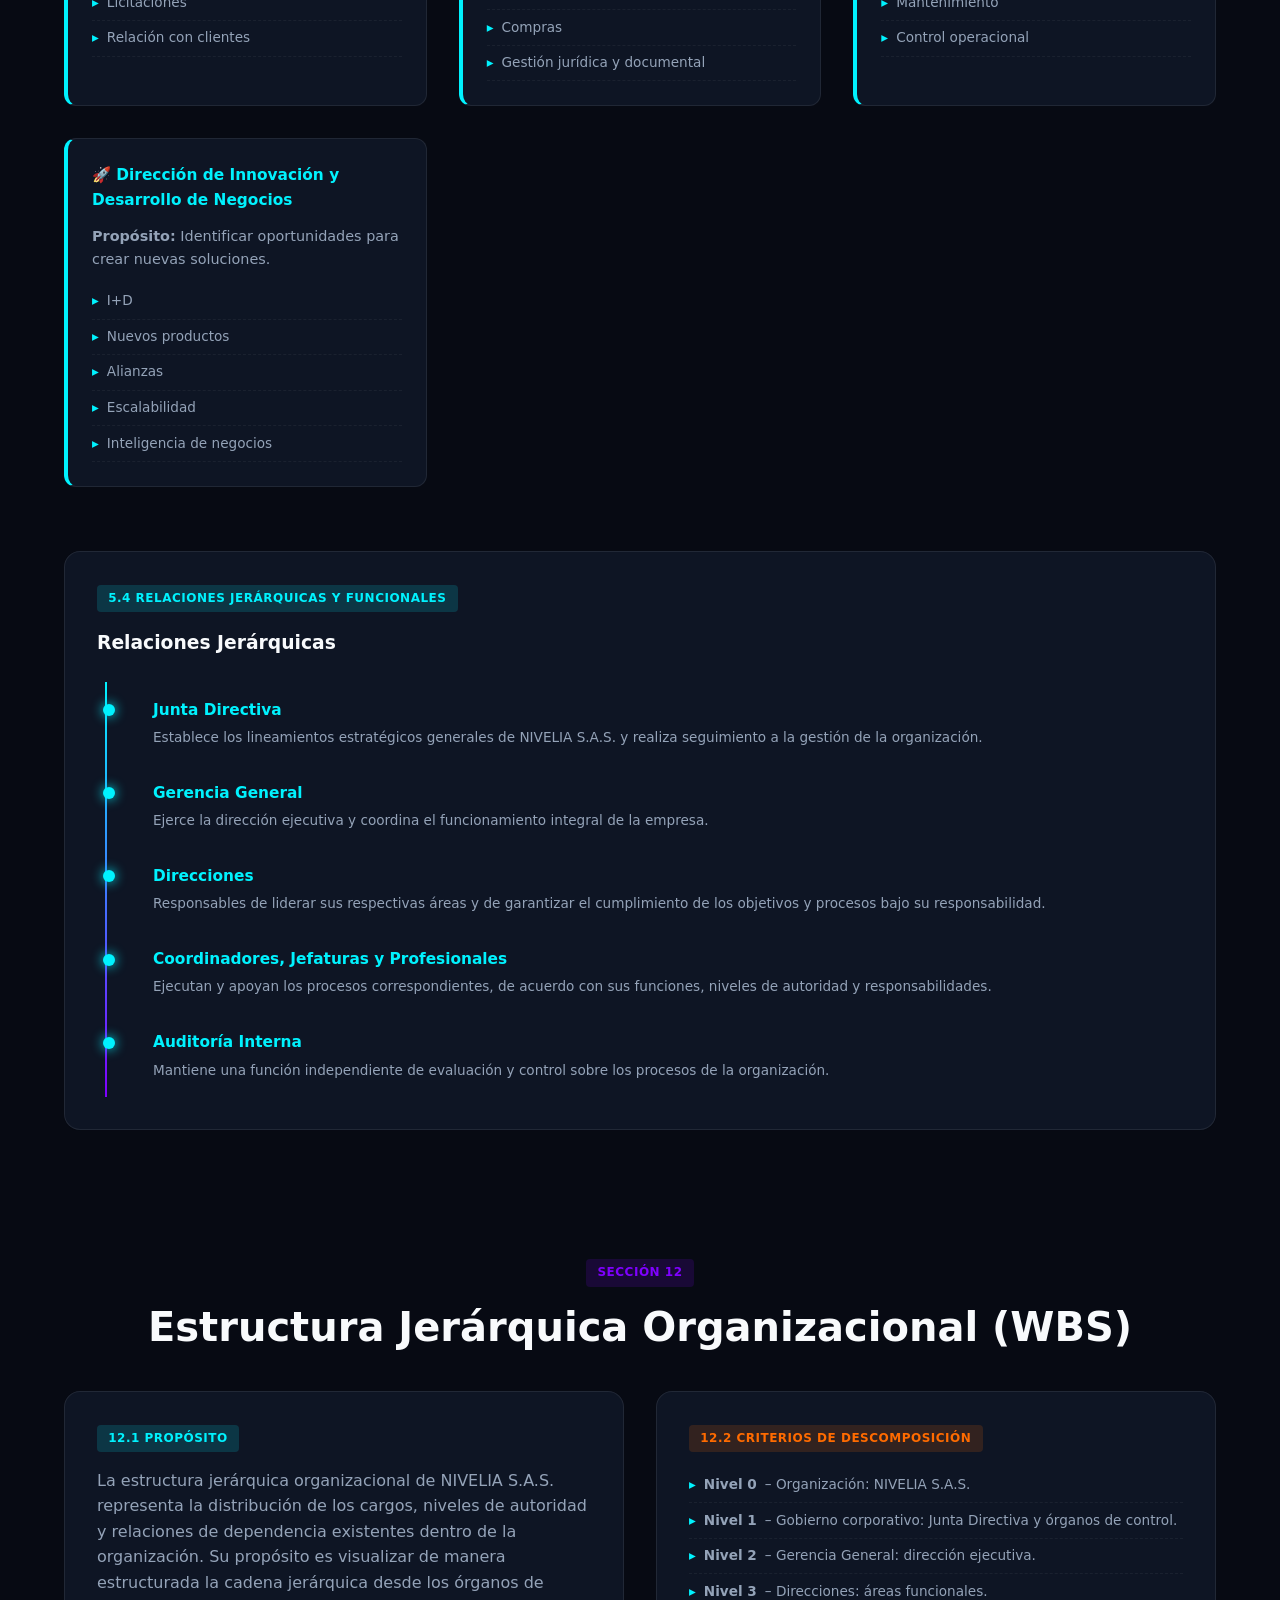
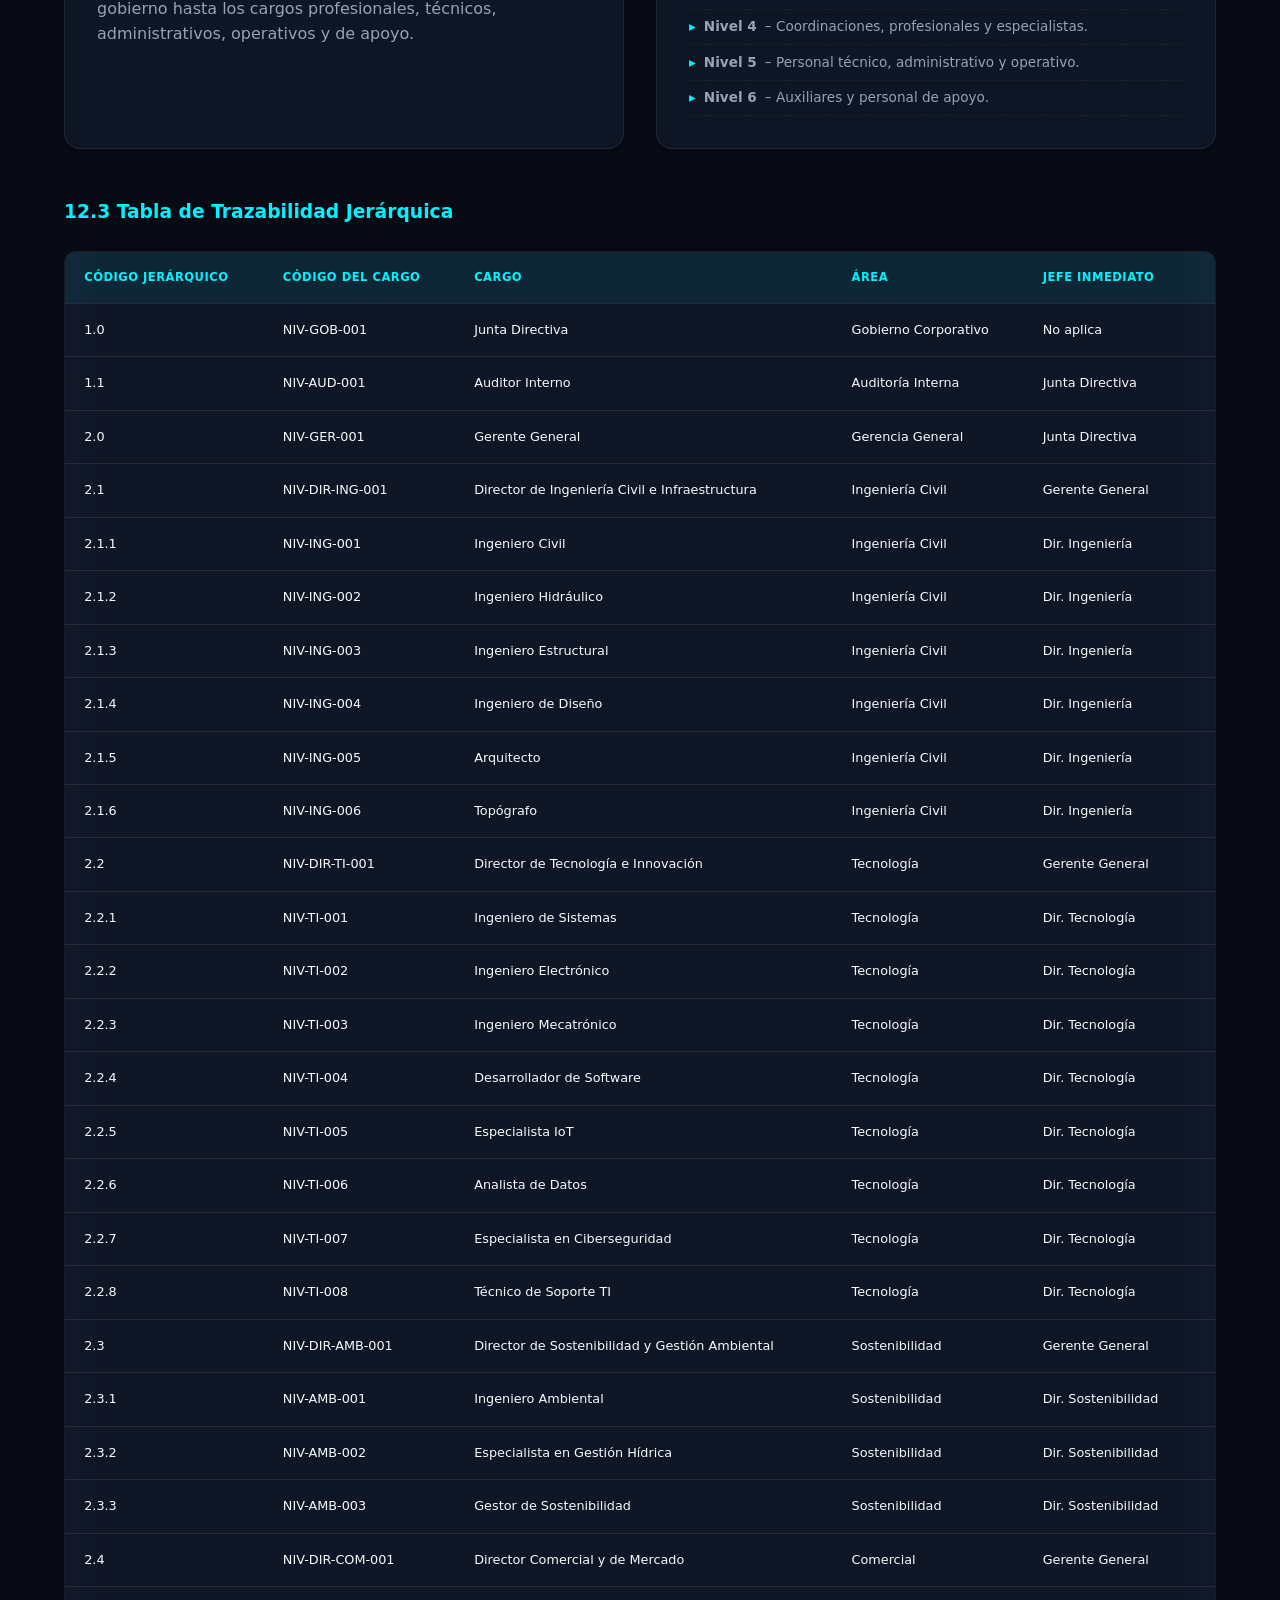
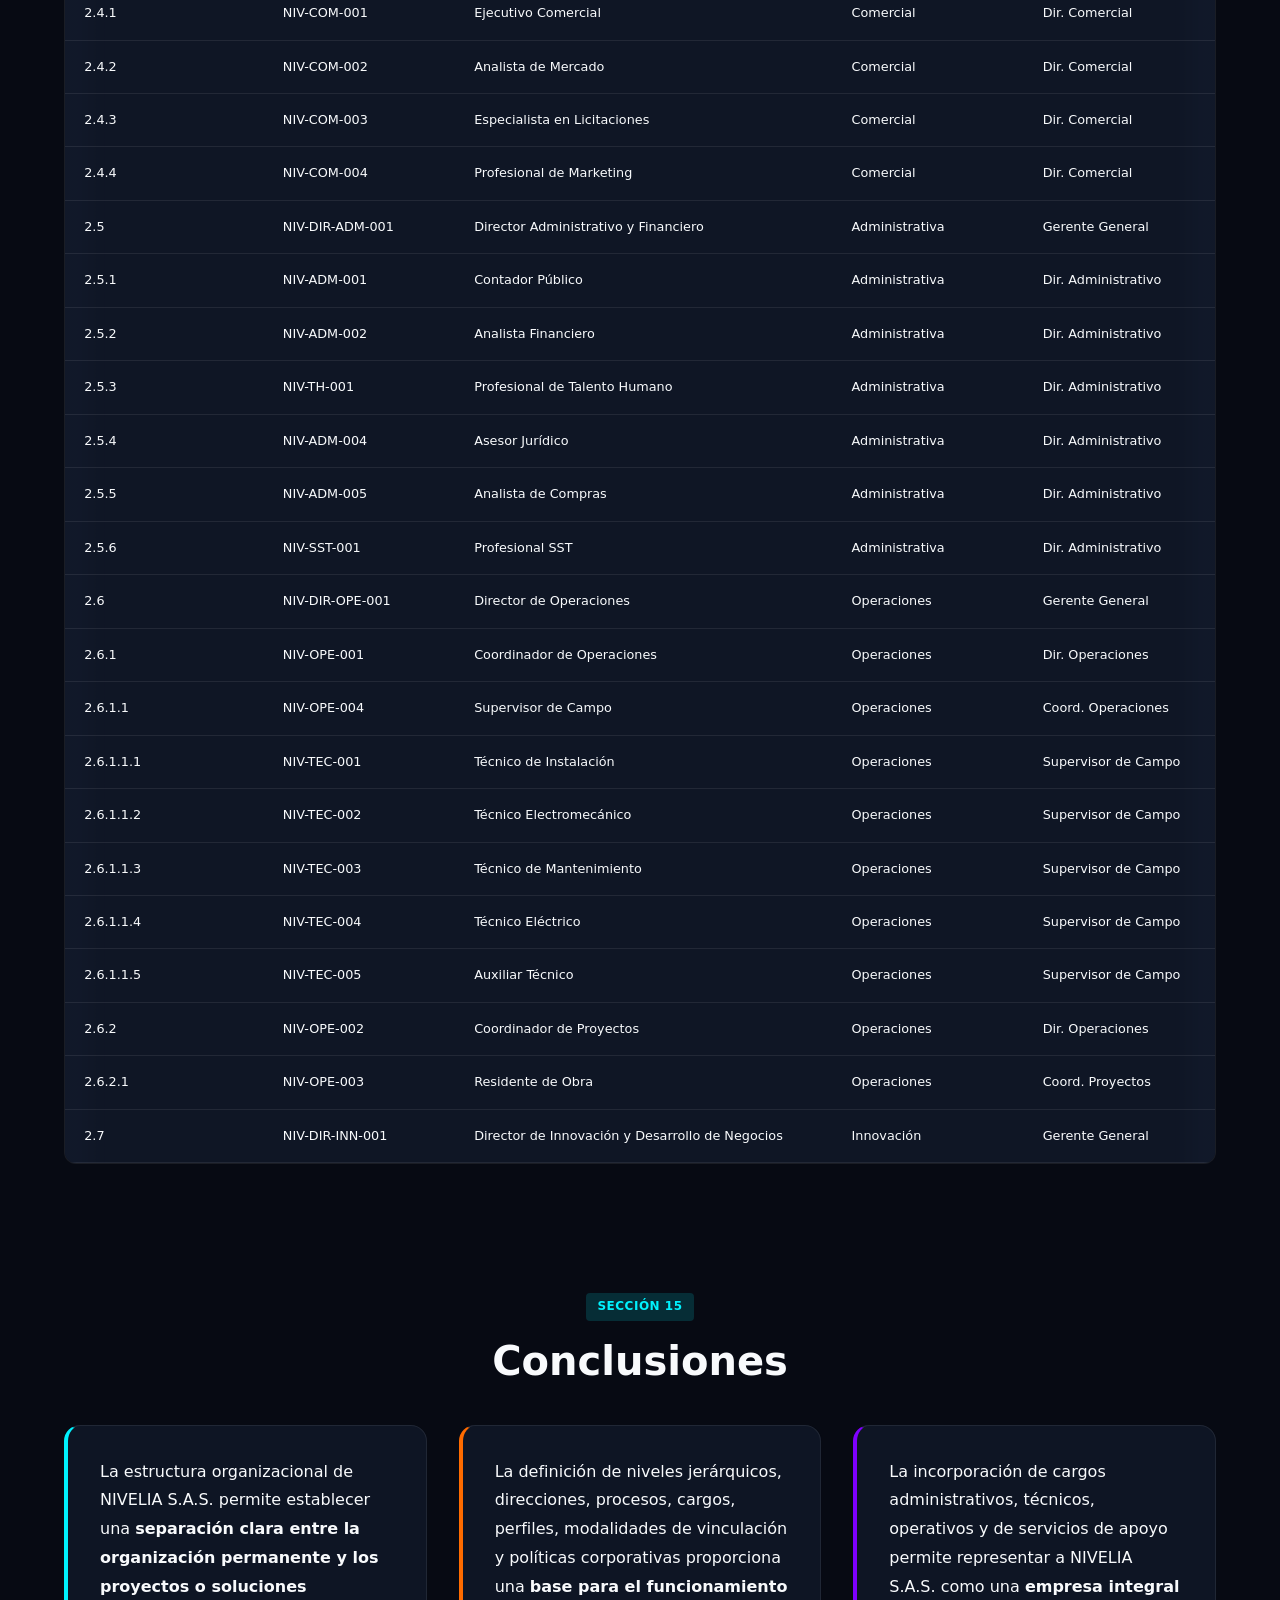
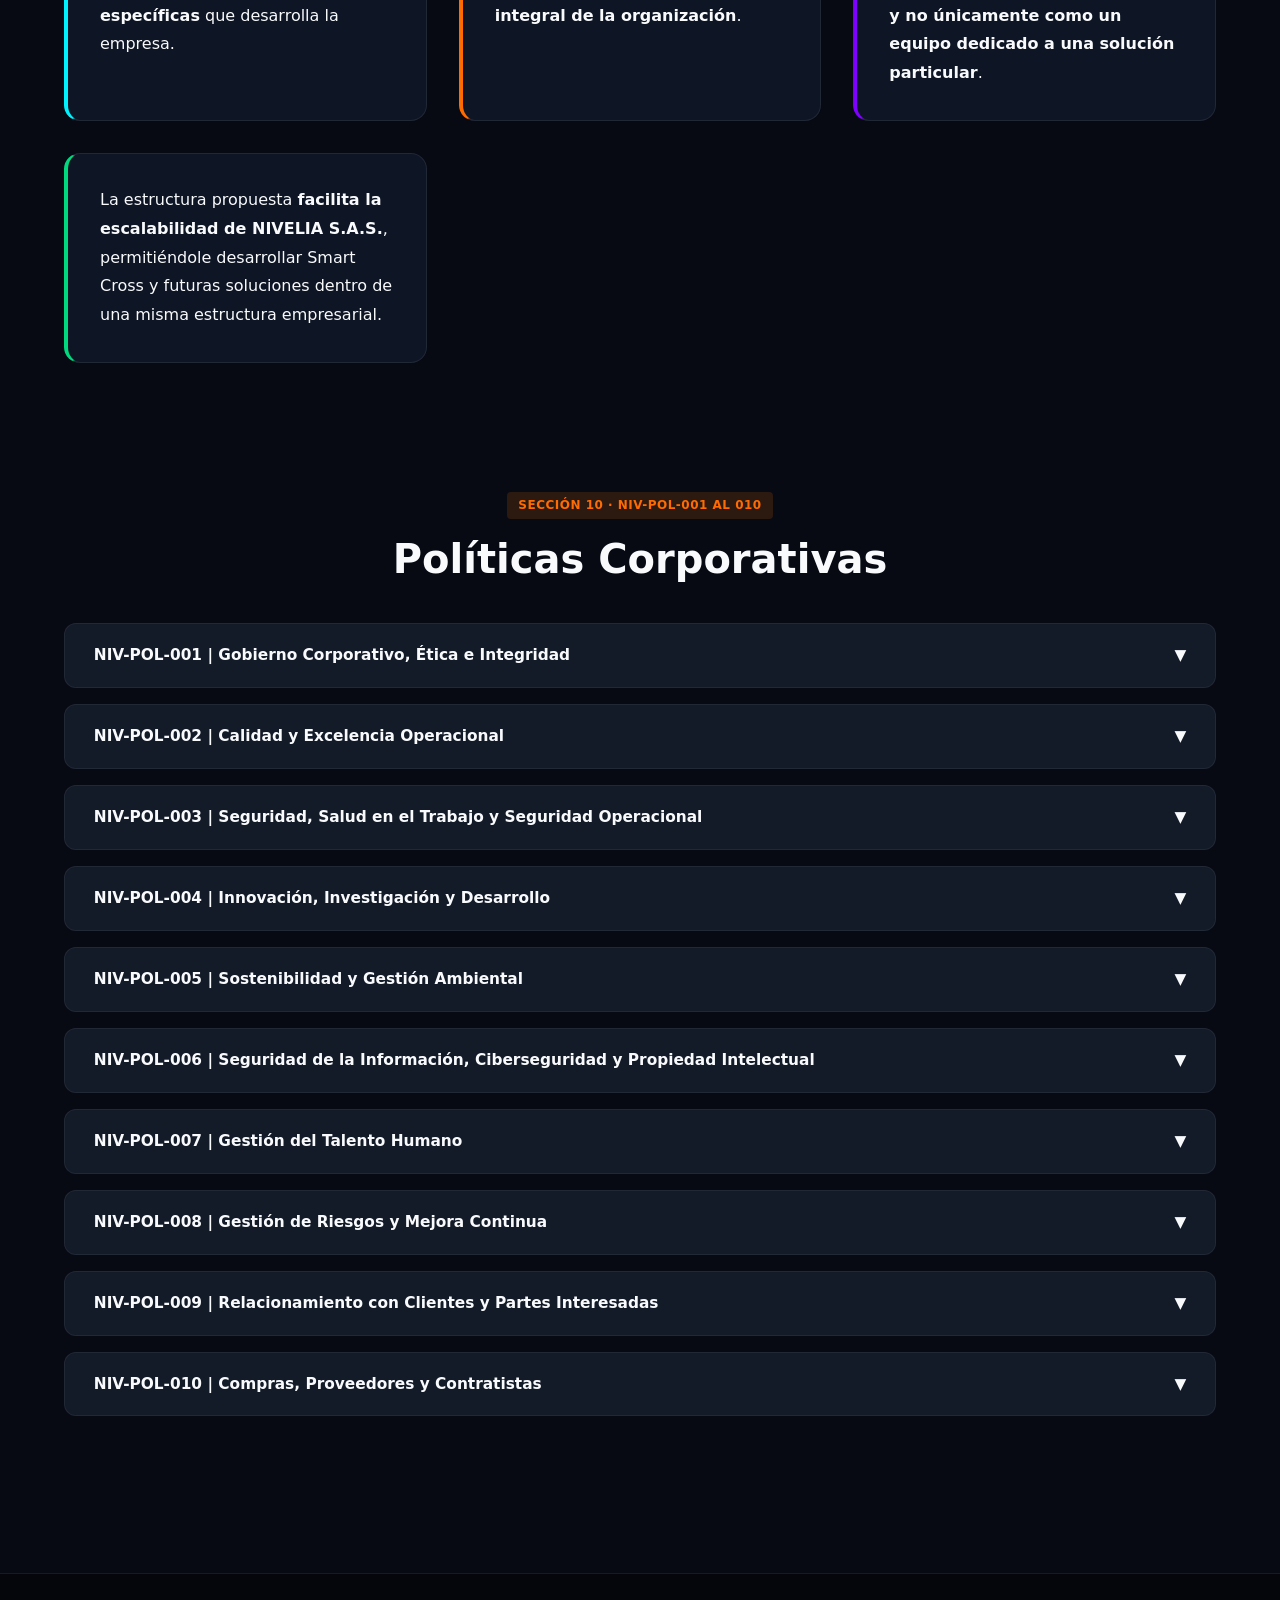
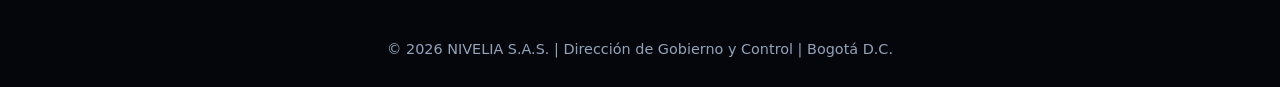
<file: nosotros.html>
<!DOCTYPE html>
<html lang="es">
<head>
  <meta charset="UTF-8">
  <meta name="viewport" content="width=device-width, initial-scale=1.0">
  <title>Nosotros y Estructura Organizacional | NIVELIA S.A.S.</title>
  <link rel="icon" type="image/png" href="assets/images/favicon.png">
  <link rel="stylesheet" href="css/style.css">
</head>
<body>

    <header class="navbar">
    <a href="index.html" class="logo-container">
      <img src="assets/images/logo_nivelia.png" alt="NIVELIA S.A.S." class="logo-img" onerror="this.style.display='none'">
    </a>

    <!-- Botón Hamburguesa (visible solo en móvil) -->
    <button class="menu-toggle" id="menu-toggle" aria-label="Abrir menú">
      <span></span>
      <span></span>
      <span></span>
    </button>

    <nav class="nav-container" id="nav-container">
      <ul class="nav-links">
        <li><a href="index.html">Inicio</a></li>
        <li><a href="nosotros.html">Nosotros</a></li>
        <li><a href="servicios.html">Servicios y Soluciones</a></li>
        <li><a href="cargos.html">Cargos</a></li>
        <li><a href="documentos.html">Documentación</a></li>
      </ul>
    </nav>
  </header>

  <!-- Encabezado -->
  <section style="padding: 10rem 8% 3rem; text-align: center;">
    <span class="badge badge-cyan">Direccionamiento Estratégico · Sección 3</span>
    <h1 style="font-size: 3rem; margin-top: 0.5rem;">Identidad y Gobierno Corporativo</h1>
    <p style="color: var(--text-muted); max-width: 750px; margin: 1rem auto 0;">
      Conozca la esencia, los valores y las políticas que rigen la operación de NIVELIA S.A.S.
    </p>
  </section>

  <!-- 3.1 Misión / 3.2 Visión -->
  <section class="section-padding">
    <div class="grid-cards">
      <div class="card" style="border-left: 4px solid var(--primary-cyan);">
        <span class="badge badge-cyan">3.1 Misión</span>
        <h2 style="color: var(--primary-cyan); margin-top: 0.8rem;">Nuestra Misión</h2>
        <p style="margin-top: 1rem;">
          NIVELIA S.A.S. diseña, desarrolla e implementa soluciones de infraestructura urbana inteligente mediante la integración de ingeniería, tecnología, automatización y sostenibilidad, con el propósito de atender necesidades reales de las ciudades, mejorar la seguridad y accesibilidad de las personas y contribuir al desarrollo de entornos urbanos más resilientes, eficientes y sostenibles.
        </p>
      </div>

      <div class="card" style="border-left: 4px solid var(--primary-orange);">
        <span class="badge badge-orange">3.2 Visión 2035</span>
        <h2 style="color: var(--primary-orange); margin-top: 0.8rem;">Nuestra Visión</h2>
        <p style="margin-top: 1rem;">
          Para el año 2035, NIVELIA S.A.S. será reconocida en Colombia y Latinoamérica como una empresa referente en infraestructura urbana inteligente, destacándose por su innovación tecnológica, excelencia técnica, confiabilidad, sostenibilidad y capacidad para desarrollar soluciones escalables que contribuyan a transformar las ciudades.
        </p>
      </div>
    </div>
  </section>

  <!-- 3.3 Valores Corporativos -->
  <section class="section-padding">
    <div style="text-align: center; margin-bottom: 1rem;">
      <span class="badge badge-violet">3.3 Valores Corporativos</span>
      <h2 style="font-size: 2.5rem; margin-top: 0.5rem;">Los Valores que nos Definen</h2>
    </div>
    <div class="valores-grid">
      <div class="valor-card">
        <div class="valor-icon">💡</div>
        <h4>Innovación</h4>
        <p>Promover nuevas soluciones que respondan a necesidades reales de las ciudades.</p>
      </div>
      <div class="valor-card">
        <div class="valor-icon">🌱</div>
        <h4>Sostenibilidad</h4>
        <p>Considerar los impactos ambientales, sociales y económicos de las actividades de la organización.</p>
      </div>
      <div class="valor-card">
        <div class="valor-icon">🛡️</div>
        <h4>Seguridad</h4>
        <p>Priorizar la protección de trabajadores, usuarios, clientes y comunidades.</p>
      </div>
      <div class="valor-card">
        <div class="valor-icon">🤝</div>
        <h4>Trabajo en Equipo</h4>
        <p>Promover la colaboración entre áreas y disciplinas.</p>
      </div>
      <div class="valor-card">
        <div class="valor-icon">⭐</div>
        <h4>Excelencia</h4>
        <p>Buscar altos estándares de calidad, desempeño y confiabilidad.</p>
      </div>
      <div class="valor-card">
        <div class="valor-icon">🌍</div>
        <h4>Compromiso Social</h4>
        <p>Orientar las soluciones hacia la generación de beneficios para la sociedad.</p>
      </div>
    </div>
  </section>

  <!-- 3.4 Objetivo General y 3.5 Objetivos Estratégicos -->
  <section class="section-padding">
    <div class="card" style="border: 1px solid var(--primary-cyan); margin-bottom: 3rem;">
      <span class="badge badge-cyan">3.4 Objetivo General</span>
      <p style="margin-top: 1rem; font-size: 1.05rem;">
        Consolidar a NIVELIA S.A.S. como una empresa especializada en el desarrollo de soluciones de infraestructura urbana inteligente, mediante la integración de ingeniería, tecnología, innovación y sostenibilidad.
      </p>
    </div>

    <div style="text-align: center; margin-bottom: 2rem;">
      <span class="badge badge-orange">3.5 Objetivos Estratégicos</span>
      <h2 style="font-size: 2rem; margin-top: 0.5rem;">Objetivos Estratégicos Corporativos</h2>
    </div>

    <div class="timeline">
      <div class="timeline-item">
        <h4>1. Soluciones Reales</h4>
        <p>Desarrollar soluciones de infraestructura urbana que respondan a necesidades reales del entorno.</p>
      </div>
      <div class="timeline-item">
        <h4>2. Innovación e I+D</h4>
        <p>Fortalecer las capacidades de innovación, investigación y desarrollo tecnológico.</p>
      </div>
      <div class="timeline-item">
        <h4>3. Calidad y Seguridad</h4>
        <p>Garantizar estándares de calidad, seguridad y confiabilidad en productos y servicios.</p>
      </div>
      <div class="timeline-item">
        <h4>4. Sostenibilidad</h4>
        <p>Promover prácticas sostenibles y una gestión responsable de los recursos.</p>
      </div>
      <div class="timeline-item">
        <h4>5. Alianzas Comerciales</h4>
        <p>Desarrollar relaciones comerciales con entidades públicas y privadas.</p>
      </div>
      <div class="timeline-item">
        <h4>6. Expansión</h4>
        <p>Fortalecer la capacidad de expansión de NIVELIA hacia diferentes ciudades y mercados.</p>
      </div>
      <div class="timeline-item">
        <h4>7. Mejora Continua</h4>
        <p>Consolidar una estructura organizacional eficiente y orientada a la mejora continua.</p>
      </div>
    </div>
  </section>

  <!-- 4. ENFOQUE EMPRESARIAL (NUEVO) -->
  <section class="section-padding">
    <div style="text-align: center; margin-bottom: 2rem;">
      <span class="badge badge-violet">Sección 4</span>
      <h2 style="font-size: 2.5rem; margin-top: 0.5rem;">Enfoque Empresarial</h2>
    </div>

    <div class="card" style="border-left: 4px solid var(--primary-violet);">
      <p style="font-size: 1.05rem; line-height: 1.8;">
        NIVELIA S.A.S. se concibe como una <strong style="color: var(--primary-cyan);">empresa de ingeniería y tecnología especializada en soluciones de infraestructura urbana inteligente</strong>. Su estructura organizacional ha sido diseñada para permitir la gestión simultánea o sucesiva de diferentes productos, servicios y proyectos.
      </p>
      <p style="margin-top: 1rem; color: var(--text-muted); line-height: 1.8;">
        La organización integra capacidades de <strong>ingeniería civil, infraestructura, tecnología, innovación, sostenibilidad, comercialización, administración, finanzas y operaciones</strong>. Estas capacidades permiten que la empresa mantenga una estructura permanente, independientemente del proyecto específico que se encuentre desarrollando.
      </p>
      <p style="margin-top: 1rem; padding: 1rem; background: rgba(0, 242, 254, 0.05); border-left: 3px solid var(--primary-cyan); border-radius: 6px;">
        <strong style="color: var(--primary-cyan);">📌 Nota importante:</strong> Smart Cross corresponde a una solución desarrollada por NIVELIA S.A.S. y constituye una aplicación concreta del conocimiento y las capacidades de la empresa. Por lo tanto, <strong>Smart Cross no representa la totalidad de la organización</strong> ni determina por sí misma la estructura empresarial.
      </p>
    </div>
  </section>

  <!-- 5. Estructura Organizacional -->
  <section class="section-padding">
    <div style="text-align: center; margin-bottom: 2rem;">
      <span class="badge badge-cyan">Sección 5</span>
      <h2 style="font-size: 2.5rem; margin-top: 0.5rem;">Estructura Organizacional</h2>
    </div>

    <!-- 5.1 Niveles -->
    <h3 style="color: var(--primary-cyan); margin-bottom: 1.5rem;">5.1 Niveles Organizacionales</h3>
    <div class="grid-cards">
      <div class="card">
        <span class="badge badge-violet">Nivel Estratégico</span>
        <h3 style="margin-top: 0.8rem; color: var(--primary-violet);">Gobierno Corporativo</h3>
        <p style="color: var(--text-muted); margin-top: 0.5rem;">Responsable del gobierno corporativo y del direccionamiento general.</p>
        <ul style="margin-top: 1rem; list-style: none; padding: 0;">
          <li style="padding: 0.3rem 0;">▸ Junta Directiva</li>
          <li style="padding: 0.3rem 0;">▸ Gerente General</li>
        </ul>
      </div>
      <div class="card">
        <span class="badge badge-cyan">Nivel Directivo</span>
        <h3 style="margin-top: 0.8rem; color: var(--primary-cyan);">Direcciones Funcionales</h3>
        <p style="color: var(--text-muted); margin-top: 0.5rem;">Dirigen las principales áreas funcionales.</p>
        <ul style="margin-top: 1rem; list-style: none; padding: 0; font-size: 0.9rem;">
          <li style="padding: 0.3rem 0;">▸ Ingeniería Civil e Infraestructura</li>
          <li style="padding: 0.3rem 0;">▸ Tecnología e Innovación</li>
          <li style="padding: 0.3rem 0;">▸ Sostenibilidad y Gestión Ambiental</li>
          <li style="padding: 0.3rem 0;">▸ Comercial y Mercado</li>
          <li style="padding: 0.3rem 0;">▸ Administrativa y Financiera</li>
          <li style="padding: 0.3rem 0;">▸ Operaciones</li>
          <li style="padding: 0.3rem 0;">▸ Innovación y Desarrollo de Negocios</li>
        </ul>
      </div>
      <div class="card">
        <span class="badge badge-orange">Nivel Táctico y Profesional</span>
        <h3 style="margin-top: 0.8rem; color: var(--primary-orange);">Coordinación y Ejecución</h3>
        <p style="color: var(--text-muted); margin-top: 0.5rem;">Coordinan procesos y ejecutan actividades profesionales.</p>
        <ul style="margin-top: 1rem; list-style: none; padding: 0; font-size: 0.9rem;">
          <li style="padding: 0.3rem 0;">▸ Coordinadores</li>
          <li style="padding: 0.3rem 0;">▸ Profesionales</li>
          <li style="padding: 0.3rem 0;">▸ Especialistas</li>
          <li style="padding: 0.3rem 0;">▸ Analistas</li>
        </ul>
      </div>
      <div class="card">
        <span class="badge badge-green">Nivel Técnico y Operativo</span>
        <h3 style="margin-top: 0.8rem; color: var(--primary-green);">Ejecución y Soporte</h3>
        <p style="color: var(--text-muted); margin-top: 0.5rem;">Ejecutan actividades técnicas, operativas y de soporte.</p>
        <ul style="margin-top: 1rem; list-style: none; padding: 0; font-size: 0.9rem;">
          <li style="padding: 0.3rem 0;">▸ Supervisores de campo</li>
          <li style="padding: 0.3rem 0;">▸ Técnicos</li>
          <li style="padding: 0.3rem 0;">▸ Auxiliares</li>
          <li style="padding: 0.3rem 0;">▸ Personal operativo y administrativo</li>
        </ul>
      </div>
      <div class="card">
        <span class="badge badge-orange">Función de Control</span>
        <h3 style="margin-top: 0.8rem; color: var(--primary-orange);">Auditoría Interna</h3>
        <p style="color: var(--text-muted); margin-top: 0.5rem;">Independencia funcional; reporta a la Junta Directiva para evaluación, control y seguimiento.</p>
      </div>
    </div>

    <!-- 5.2 Criterio de Representación (NUEVO) -->
    <div class="card" style="margin-top: 3rem; border-left: 4px solid var(--primary-orange);">
      <span class="badge badge-orange">5.2 Criterio de Representación Organizacional</span>
      <p style="margin-top: 1rem; color: var(--text-muted); line-height: 1.8;">
        El organigrama general de NIVELIA S.A.S. representa <strong>exclusivamente los niveles estratégicos y directivos</strong> de la organización. Los cargos profesionales, técnicos, administrativos, operativos y de apoyo se desarrollan posteriormente en la estructura de cargos y perfiles, con el fin de mantener una representación jerárquica clara y evitar sobrecargar el organigrama.
      </p>
    </div>

    <!-- 5.3 Organigrama -->
    <div style="text-align: center; margin-top: 4rem;">
      <span class="badge badge-cyan">5.3 Organigrama General</span>
      <h3 style="font-size: 1.8rem; margin-top: 0.5rem;">Estructura Jerárquica y Directiva</h3>
    </div>

    <div class="diagram-viewer">
      <img src="assets/images/organigrama.jpg" alt="Organigrama General NIVELIA S.A.S." class="diagram-img" onerror="this.parentElement.innerHTML='<div class=\'img-fallback\'>📊 Organigrama — Consulte la sección 5.3 del documento NIV-ORG-001</div>'">
    </div>

    <!-- 5.3 Descripción de las Direcciones -->
    <div style="margin-top: 4rem;">
      <h3 style="color: var(--primary-cyan); text-align: center; margin-bottom: 2rem;">5.3 Descripción de las Direcciones</h3>
      <div class="grid-cards">
        <div class="proceso-card">
          <h4>🏗️ Dirección de Ingeniería Civil e Infraestructura</h4>
          <p style="color: var(--text-muted); font-size: 0.9rem; margin-bottom: 0.8rem;"><strong>Propósito:</strong> Dirigir el desarrollo técnico de las soluciones físicas de NIVELIA.</p>
          <ul class="proceso-list">
            <li>Ingeniería y diseño</li>
            <li>Estudios técnicos</li>
            <li>Infraestructura</li>
            <li>Supervisión</li>
            <li>Calidad técnica</li>
          </ul>
        </div>
        <div class="proceso-card">
          <h4>💻 Dirección de Tecnología e Innovación</h4>
          <p style="color: var(--text-muted); font-size: 0.9rem; margin-bottom: 0.8rem;"><strong>Propósito:</strong> Desarrollar y administrar las capacidades tecnológicas y digitales.</p>
          <ul class="proceso-list">
            <li>Software</li>
            <li>Automatización</li>
            <li>IoT</li>
            <li>Sensores</li>
            <li>Integración tecnológica</li>
            <li>Seguridad tecnológica</li>
          </ul>
        </div>
        <div class="proceso-card">
          <h4>🌿 Dirección de Sostenibilidad y Gestión Ambiental</h4>
          <p style="color: var(--text-muted); font-size: 0.9rem; margin-bottom: 0.8rem;"><strong>Propósito:</strong> Garantizar que las actividades incorporen criterios ambientales.</p>
          <ul class="proceso-list">
            <li>Gestión ambiental</li>
            <li>Residuos</li>
            <li>Gestión hídrica</li>
            <li>Eficiencia energética</li>
            <li>Indicadores ambientales</li>
          </ul>
        </div>
        <div class="proceso-card">
          <h4>📈 Dirección Comercial y Mercado</h4>
          <p style="color: var(--text-muted); font-size: 0.9rem; margin-bottom: 0.8rem;"><strong>Propósito:</strong> Desarrollar mercados, clientes y oportunidades de negocio.</p>
          <ul class="proceso-list">
            <li>Investigación de mercado</li>
            <li>Ventas</li>
            <li>Marketing</li>
            <li>Licitaciones</li>
            <li>Relación con clientes</li>
          </ul>
        </div>
        <div class="proceso-card">
          <h4>💼 Dirección Administrativa y Financiera</h4>
          <p style="color: var(--text-muted); font-size: 0.9rem; margin-bottom: 0.8rem;"><strong>Propósito:</strong> Administrar los recursos financieros, administrativos y humanos.</p>
          <ul class="proceso-list">
            <li>Finanzas</li>
            <li>Contabilidad</li>
            <li>Talento humano</li>
            <li>Compras</li>
            <li>Gestión jurídica y documental</li>
          </ul>
        </div>
        <div class="proceso-card">
          <h4>⚙️ Dirección de Operaciones</h4>
          <p style="color: var(--text-muted); font-size: 0.9rem; margin-bottom: 0.8rem;"><strong>Propósito:</strong> Coordinar la ejecución operacional de las soluciones.</p>
          <ul class="proceso-list">
            <li>Planeación operacional</li>
            <li>Instalación</li>
            <li>Puesta en funcionamiento</li>
            <li>Mantenimiento</li>
            <li>Control operacional</li>
          </ul>
        </div>
        <div class="proceso-card">
          <h4>🚀 Dirección de Innovación y Desarrollo de Negocios</h4>
          <p style="color: var(--text-muted); font-size: 0.9rem; margin-bottom: 0.8rem;"><strong>Propósito:</strong> Identificar oportunidades para crear nuevas soluciones.</p>
          <ul class="proceso-list">
            <li>I+D</li>
            <li>Nuevos productos</li>
            <li>Alianzas</li>
            <li>Escalabilidad</li>
            <li>Inteligencia de negocios</li>
          </ul>
        </div>
      </div>
    </div>

    <!-- 5.4 Relaciones Jerárquicas (NUEVO) -->
    <div class="card" style="margin-top: 4rem;">
      <span class="badge badge-cyan">5.4 Relaciones Jerárquicas y Funcionales</span>
      <h3 style="margin-top: 1rem;">Relaciones Jerárquicas</h3>
      <div class="timeline" style="margin-top: 1.5rem;">
        <div class="timeline-item">
          <h4>Junta Directiva</h4>
          <p>Establece los lineamientos estratégicos generales de NIVELIA S.A.S. y realiza seguimiento a la gestión de la organización.</p>
        </div>
        <div class="timeline-item">
          <h4>Gerencia General</h4>
          <p>Ejerce la dirección ejecutiva y coordina el funcionamiento integral de la empresa.</p>
        </div>
        <div class="timeline-item">
          <h4>Direcciones</h4>
          <p>Responsables de liderar sus respectivas áreas y de garantizar el cumplimiento de los objetivos y procesos bajo su responsabilidad.</p>
        </div>
        <div class="timeline-item">
          <h4>Coordinadores, Jefaturas y Profesionales</h4>
          <p>Ejecutan y apoyan los procesos correspondientes, de acuerdo con sus funciones, niveles de autoridad y responsabilidades.</p>
        </div>
        <div class="timeline-item">
          <h4>Auditoría Interna</h4>
          <p>Mantiene una función independiente de evaluación y control sobre los procesos de la organización.</p>
        </div>
      </div>
    </div>
  </section>

  <!-- 12. WBS (NUEVO) -->
  <section class="section-padding">
    <div style="text-align: center; margin-bottom: 2rem;">
      <span class="badge badge-violet">Sección 12</span>
      <h2 style="font-size: 2.5rem; margin-top: 0.5rem;">Estructura Jerárquica Organizacional (WBS)</h2>
    </div>

    <div class="grid-cards" style="margin-bottom: 3rem;">
      <div class="card">
        <span class="badge badge-cyan">12.1 Propósito</span>
        <p style="margin-top: 1rem; color: var(--text-muted);">
          La estructura jerárquica organizacional de NIVELIA S.A.S. representa la distribución de los cargos, niveles de autoridad y relaciones de dependencia existentes dentro de la organización. Su propósito es visualizar de manera estructurada la cadena jerárquica desde los órganos de gobierno hasta los cargos profesionales, técnicos, administrativos, operativos y de apoyo.
        </p>
      </div>
      <div class="card">
        <span class="badge badge-orange">12.2 Criterios de Descomposición</span>
        <ul class="proceso-list" style="margin-top: 1rem;">
          <li><strong>Nivel 0</strong> – Organización: NIVELIA S.A.S.</li>
          <li><strong>Nivel 1</strong> – Gobierno corporativo: Junta Directiva y órganos de control.</li>
          <li><strong>Nivel 2</strong> – Gerencia General: dirección ejecutiva.</li>
          <li><strong>Nivel 3</strong> – Direcciones: áreas funcionales.</li>
          <li><strong>Nivel 4</strong> – Coordinaciones, profesionales y especialistas.</li>
          <li><strong>Nivel 5</strong> – Personal técnico, administrativo y operativo.</li>
          <li><strong>Nivel 6</strong> – Auxiliares y personal de apoyo.</li>
        </ul>
      </div>
    </div>

    <!-- 12.3 Tabla de Trazabilidad (versión visual) -->
    <h3 style="color: var(--primary-cyan); margin-bottom: 1.5rem;">12.3 Tabla de Trazabilidad Jerárquica</h3>
    <div class="table-responsive">
      <table>
        <thead>
          <tr>
            <th>Código Jerárquico</th>
            <th>Código del Cargo</th>
            <th>Cargo</th>
            <th>Área</th>
            <th>Jefe Inmediato</th>
          </tr>
        </thead>
        <tbody>
          <tr><td>1.0</td><td>NIV-GOB-001</td><td>Junta Directiva</td><td>Gobierno Corporativo</td><td>No aplica</td></tr>
          <tr><td>1.1</td><td>NIV-AUD-001</td><td>Auditor Interno</td><td>Auditoría Interna</td><td>Junta Directiva</td></tr>
          <tr><td>2.0</td><td>NIV-GER-001</td><td>Gerente General</td><td>Gerencia General</td><td>Junta Directiva</td></tr>
          <tr><td>2.1</td><td>NIV-DIR-ING-001</td><td>Director de Ingeniería Civil e Infraestructura</td><td>Ingeniería Civil</td><td>Gerente General</td></tr>
          <tr><td>2.1.1</td><td>NIV-ING-001</td><td>Ingeniero Civil</td><td>Ingeniería Civil</td><td>Dir. Ingeniería</td></tr>
          <tr><td>2.1.2</td><td>NIV-ING-002</td><td>Ingeniero Hidráulico</td><td>Ingeniería Civil</td><td>Dir. Ingeniería</td></tr>
          <tr><td>2.1.3</td><td>NIV-ING-003</td><td>Ingeniero Estructural</td><td>Ingeniería Civil</td><td>Dir. Ingeniería</td></tr>
          <tr><td>2.1.4</td><td>NIV-ING-004</td><td>Ingeniero de Diseño</td><td>Ingeniería Civil</td><td>Dir. Ingeniería</td></tr>
          <tr><td>2.1.5</td><td>NIV-ING-005</td><td>Arquitecto</td><td>Ingeniería Civil</td><td>Dir. Ingeniería</td></tr>
          <tr><td>2.1.6</td><td>NIV-ING-006</td><td>Topógrafo</td><td>Ingeniería Civil</td><td>Dir. Ingeniería</td></tr>
          <tr><td>2.2</td><td>NIV-DIR-TI-001</td><td>Director de Tecnología e Innovación</td><td>Tecnología</td><td>Gerente General</td></tr>
          <tr><td>2.2.1</td><td>NIV-TI-001</td><td>Ingeniero de Sistemas</td><td>Tecnología</td><td>Dir. Tecnología</td></tr>
          <tr><td>2.2.2</td><td>NIV-TI-002</td><td>Ingeniero Electrónico</td><td>Tecnología</td><td>Dir. Tecnología</td></tr>
          <tr><td>2.2.3</td><td>NIV-TI-003</td><td>Ingeniero Mecatrónico</td><td>Tecnología</td><td>Dir. Tecnología</td></tr>
          <tr><td>2.2.4</td><td>NIV-TI-004</td><td>Desarrollador de Software</td><td>Tecnología</td><td>Dir. Tecnología</td></tr>
          <tr><td>2.2.5</td><td>NIV-TI-005</td><td>Especialista IoT</td><td>Tecnología</td><td>Dir. Tecnología</td></tr>
          <tr><td>2.2.6</td><td>NIV-TI-006</td><td>Analista de Datos</td><td>Tecnología</td><td>Dir. Tecnología</td></tr>
          <tr><td>2.2.7</td><td>NIV-TI-007</td><td>Especialista en Ciberseguridad</td><td>Tecnología</td><td>Dir. Tecnología</td></tr>
          <tr><td>2.2.8</td><td>NIV-TI-008</td><td>Técnico de Soporte TI</td><td>Tecnología</td><td>Dir. Tecnología</td></tr>
          <tr><td>2.3</td><td>NIV-DIR-AMB-001</td><td>Director de Sostenibilidad y Gestión Ambiental</td><td>Sostenibilidad</td><td>Gerente General</td></tr>
          <tr><td>2.3.1</td><td>NIV-AMB-001</td><td>Ingeniero Ambiental</td><td>Sostenibilidad</td><td>Dir. Sostenibilidad</td></tr>
          <tr><td>2.3.2</td><td>NIV-AMB-002</td><td>Especialista en Gestión Hídrica</td><td>Sostenibilidad</td><td>Dir. Sostenibilidad</td></tr>
          <tr><td>2.3.3</td><td>NIV-AMB-003</td><td>Gestor de Sostenibilidad</td><td>Sostenibilidad</td><td>Dir. Sostenibilidad</td></tr>
          <tr><td>2.4</td><td>NIV-DIR-COM-001</td><td>Director Comercial y de Mercado</td><td>Comercial</td><td>Gerente General</td></tr>
          <tr><td>2.4.1</td><td>NIV-COM-001</td><td>Ejecutivo Comercial</td><td>Comercial</td><td>Dir. Comercial</td></tr>
          <tr><td>2.4.2</td><td>NIV-COM-002</td><td>Analista de Mercado</td><td>Comercial</td><td>Dir. Comercial</td></tr>
          <tr><td>2.4.3</td><td>NIV-COM-003</td><td>Especialista en Licitaciones</td><td>Comercial</td><td>Dir. Comercial</td></tr>
          <tr><td>2.4.4</td><td>NIV-COM-004</td><td>Profesional de Marketing</td><td>Comercial</td><td>Dir. Comercial</td></tr>
          <tr><td>2.5</td><td>NIV-DIR-ADM-001</td><td>Director Administrativo y Financiero</td><td>Administrativa</td><td>Gerente General</td></tr>
          <tr><td>2.5.1</td><td>NIV-ADM-001</td><td>Contador Público</td><td>Administrativa</td><td>Dir. Administrativo</td></tr>
          <tr><td>2.5.2</td><td>NIV-ADM-002</td><td>Analista Financiero</td><td>Administrativa</td><td>Dir. Administrativo</td></tr>
          <tr><td>2.5.3</td><td>NIV-TH-001</td><td>Profesional de Talento Humano</td><td>Administrativa</td><td>Dir. Administrativo</td></tr>
          <tr><td>2.5.4</td><td>NIV-ADM-004</td><td>Asesor Jurídico</td><td>Administrativa</td><td>Dir. Administrativo</td></tr>
          <tr><td>2.5.5</td><td>NIV-ADM-005</td><td>Analista de Compras</td><td>Administrativa</td><td>Dir. Administrativo</td></tr>
          <tr><td>2.5.6</td><td>NIV-SST-001</td><td>Profesional SST</td><td>Administrativa</td><td>Dir. Administrativo</td></tr>
          <tr><td>2.6</td><td>NIV-DIR-OPE-001</td><td>Director de Operaciones</td><td>Operaciones</td><td>Gerente General</td></tr>
          <tr><td>2.6.1</td><td>NIV-OPE-001</td><td>Coordinador de Operaciones</td><td>Operaciones</td><td>Dir. Operaciones</td></tr>
          <tr><td>2.6.1.1</td><td>NIV-OPE-004</td><td>Supervisor de Campo</td><td>Operaciones</td><td>Coord. Operaciones</td></tr>
          <tr><td>2.6.1.1.1</td><td>NIV-TEC-001</td><td>Técnico de Instalación</td><td>Operaciones</td><td>Supervisor de Campo</td></tr>
          <tr><td>2.6.1.1.2</td><td>NIV-TEC-002</td><td>Técnico Electromecánico</td><td>Operaciones</td><td>Supervisor de Campo</td></tr>
          <tr><td>2.6.1.1.3</td><td>NIV-TEC-003</td><td>Técnico de Mantenimiento</td><td>Operaciones</td><td>Supervisor de Campo</td></tr>
          <tr><td>2.6.1.1.4</td><td>NIV-TEC-004</td><td>Técnico Eléctrico</td><td>Operaciones</td><td>Supervisor de Campo</td></tr>
          <tr><td>2.6.1.1.5</td><td>NIV-TEC-005</td><td>Auxiliar Técnico</td><td>Operaciones</td><td>Supervisor de Campo</td></tr>
          <tr><td>2.6.2</td><td>NIV-OPE-002</td><td>Coordinador de Proyectos</td><td>Operaciones</td><td>Dir. Operaciones</td></tr>
          <tr><td>2.6.2.1</td><td>NIV-OPE-003</td><td>Residente de Obra</td><td>Operaciones</td><td>Coord. Proyectos</td></tr>
          <tr><td>2.7</td><td>NIV-DIR-INN-001</td><td>Director de Innovación y Desarrollo de Negocios</td><td>Innovación</td><td>Gerente General</td></tr>
        </tbody>
      </table>
    </div>
  </section>

  <!-- 15. CONCLUSIONES (NUEVO) -->
  <section class="section-padding">
    <div style="text-align: center; margin-bottom: 2rem;">
      <span class="badge badge-cyan">Sección 15</span>
      <h2 style="font-size: 2.5rem; margin-top: 0.5rem;">Conclusiones</h2>
    </div>

    <div class="grid-cards">
      <div class="card" style="border-left: 4px solid var(--primary-cyan);">
        <p style="line-height: 1.8;">La estructura organizacional de NIVELIA S.A.S. permite establecer una <strong>separación clara entre la organización permanente y los proyectos o soluciones específicas</strong> que desarrolla la empresa.</p>
      </div>
      <div class="card" style="border-left: 4px solid var(--primary-orange);">
        <p style="line-height: 1.8;">La definición de niveles jerárquicos, direcciones, procesos, cargos, perfiles, modalidades de vinculación y políticas corporativas proporciona una <strong>base para el funcionamiento integral de la organización</strong>.</p>
      </div>
      <div class="card" style="border-left: 4px solid var(--primary-violet);">
        <p style="line-height: 1.8;">La incorporación de cargos administrativos, técnicos, operativos y de servicios de apoyo permite representar a NIVELIA S.A.S. como una <strong>empresa integral y no únicamente como un equipo dedicado a una solución particular</strong>.</p>
      </div>
      <div class="card" style="border-left: 4px solid var(--primary-green);">
        <p style="line-height: 1.8;">La estructura propuesta <strong>facilita la escalabilidad de NIVELIA S.A.S.</strong>, permitiéndole desarrollar Smart Cross y futuras soluciones dentro de una misma estructura empresarial.</p>
      </div>
    </div>
  </section>

  <!-- 10. POLÍTICAS CORPORATIVAS (10 políticas) -->
  <section class="section-padding">
    <div style="text-align: center; margin-bottom: 2rem;">
      <span class="badge badge-orange">Sección 10 · NIV-POL-001 al 010</span>
      <h2 style="font-size: 2.5rem; margin-top: 0.5rem;">Políticas Corporativas</h2>
    </div>

    <div class="accordion-item">
      <div class="accordion-header">
        <span>NIV-POL-001 | Gobierno Corporativo, Ética e Integridad</span>
        <span class="accordion-icon">▼</span>
      </div>
      <div class="accordion-content">
        <p><strong>Objetivo:</strong> Establecer principios de integridad, transparencia, responsabilidad y comportamiento ético que orienten la toma de decisiones y las relaciones de NIVELIA S.A.S.</p>
        <p style="margin-top: 0.5rem;"><strong>Alcance:</strong> Accionistas, Junta Directiva, directivos, trabajadores, contratistas, proveedores y terceros.</p>
        <p style="margin-top: 0.5rem;"><strong>Principios:</strong> Integridad; transparencia; responsabilidad; imparcialidad; confidencialidad; legalidad; respeto.</p>
        <p style="margin-top: 0.5rem;"><strong>Indicadores:</strong> Incidentes éticos; reportes gestionados; hallazgos; porcentaje de personal capacitado.</p>
      </div>
    </div>

    <div class="accordion-item">
      <div class="accordion-header">
        <span>NIV-POL-002 | Calidad y Excelencia Operacional</span>
        <span class="accordion-icon">▼</span>
      </div>
      <div class="accordion-content">
        <p><strong>Objetivo:</strong> Garantizar que productos, servicios y procesos cumplan requisitos técnicos, contractuales, funcionales y de calidad establecidos.</p>
        <p style="margin-top: 0.5rem;"><strong>Principios:</strong> Calidad; prevención; enfoque al cliente; trazabilidad; mejora continua; cumplimiento.</p>
        <p style="margin-top: 0.5rem;"><strong>Indicadores:</strong> Entregables aprobados; reprocesos; no conformidades; satisfacción del cliente.</p>
      </div>
    </div>

    <div class="accordion-item">
      <div class="accordion-header">
        <span>NIV-POL-003 | Seguridad, Salud en el Trabajo y Seguridad Operacional</span>
        <span class="accordion-icon">▼</span>
      </div>
      <div class="accordion-content">
        <p><strong>Objetivo:</strong> Prevenir accidentes, lesiones, enfermedades laborales y condiciones inseguras asociadas a las actividades de NIVELIA.</p>
        <p style="margin-top: 0.5rem;"><strong>Compromisos:</strong> Identificar peligros; evaluar riesgos; implementar controles; capacitar; usar EPP; reportar incidentes.</p>
        <p style="margin-top: 0.5rem;"><strong>Indicadores:</strong> Accidentes; incidentes; inspecciones; capacitación; acciones correctivas.</p>
      </div>
    </div>

    <div class="accordion-item">
      <div class="accordion-header">
        <span>NIV-POL-004 | Innovación, Investigación y Desarrollo</span>
        <span class="accordion-icon">▼</span>
      </div>
      <div class="accordion-content">
        <p><strong>Objetivo:</strong> Promover la investigación, experimentación y desarrollo de soluciones que fortalezcan la competitividad de NIVELIA.</p>
        <p style="margin-top: 0.5rem;"><strong>Principios:</strong> Creatividad; experimentación; viabilidad; colaboración; escalabilidad; protección intelectual.</p>
        <p style="margin-top: 0.5rem;"><strong>Indicadores:</strong> Iniciativas; prototipos; nuevos productos; tecnologías evaluadas; soluciones escaladas.</p>
      </div>
    </div>

    <div class="accordion-item">
      <div class="accordion-header">
        <span>NIV-POL-005 | Sostenibilidad y Gestión Ambiental</span>
        <span class="accordion-icon">▼</span>
      </div>
      <div class="accordion-content">
        <p><strong>Objetivo:</strong> Integrar criterios ambientales y de sostenibilidad en las operaciones y soluciones de NIVELIA.</p>
        <p style="margin-top: 0.5rem;"><strong>Compromisos:</strong> Prevenir impactos; gestionar residuos; optimizar agua y energía; promover materiales sostenibles.</p>
        <p style="margin-top: 0.5rem;"><strong>Indicadores:</strong> Consumo de agua; consumo energético; residuos; aprovechamiento; cumplimiento ambiental.</p>
      </div>
    </div>

    <div class="accordion-item">
      <div class="accordion-header">
        <span>NIV-POL-006 | Seguridad de la Información, Ciberseguridad y Propiedad Intelectual</span>
        <span class="accordion-icon">▼</span>
      </div>
      <div class="accordion-content">
        <p><strong>Objetivo:</strong> Proteger información y activos tecnológicos de NIVELIA frente a pérdida, alteración, acceso no autorizado o divulgación indebida.</p>
        <p style="margin-top: 0.5rem;"><strong>Principios:</strong> Confidencialidad; integridad; disponibilidad; trazabilidad; mínimo privilegio.</p>
        <p style="margin-top: 0.5rem;"><strong>Indicadores:</strong> Incidentes; usuarios capacitados; cumplimiento de controles; vulnerabilidades gestionadas.</p>
      </div>
    </div>

    <div class="accordion-item">
      <div class="accordion-header">
        <span>NIV-POL-007 | Gestión del Talento Humano</span>
        <span class="accordion-icon">▼</span>
      </div>
      <div class="accordion-content">
        <p><strong>Objetivo:</strong> Desarrollar una gestión del talento basada en competencias, respeto, igualdad de oportunidades, bienestar y desarrollo profesional.</p>
        <p style="margin-top: 0.5rem;"><strong>Principios:</strong> Igualdad; respeto; mérito; inclusión; confidencialidad; desarrollo.</p>
        <p style="margin-top: 0.5rem;"><strong>Indicadores:</strong> Rotación; ausentismo; capacitación; desempeño; cobertura de vacantes.</p>
      </div>
    </div>

    <div class="accordion-item">
      <div class="accordion-header">
        <span>NIV-POL-008 | Gestión de Riesgos y Mejora Continua</span>
        <span class="accordion-icon">▼</span>
      </div>
      <div class="accordion-content">
        <p><strong>Objetivo:</strong> Identificar, evaluar, tratar y monitorear riesgos que puedan afectar los objetivos empresariales.</p>
        <p style="margin-top: 0.5rem;"><strong>Principios:</strong> Prevención; proporcionalidad; trazabilidad; responsabilidad; mejora continua.</p>
        <p style="margin-top: 0.5rem;"><strong>Indicadores:</strong> Riesgos críticos abiertos; acciones vencidas; incidentes; cumplimiento de controles.</p>
      </div>
    </div>

    <div class="accordion-item">
      <div class="accordion-header">
        <span>NIV-POL-009 | Relacionamiento con Clientes y Partes Interesadas</span>
        <span class="accordion-icon">▼</span>
      </div>
      <div class="accordion-content">
        <p><strong>Objetivo:</strong> Establecer criterios para relaciones profesionales, transparentes y responsables con clientes y partes interesadas.</p>
        <p style="margin-top: 0.5rem;"><strong>Principios:</strong> Transparencia; respeto; oportunidad; confidencialidad; responsabilidad.</p>
        <p style="margin-top: 0.5rem;"><strong>Indicadores:</strong> Satisfacción; tiempo de respuesta; reclamaciones; cumplimiento de compromisos.</p>
      </div>
    </div>

    <div class="accordion-item">
      <div class="accordion-header">
        <span>NIV-POL-010 | Compras, Proveedores y Contratistas</span>
        <span class="accordion-icon">▼</span>
      </div>
      <div class="accordion-content">
        <p><strong>Objetivo:</strong> Garantizar compras y contratación de proveedores bajo criterios de calidad, costo, capacidad, cumplimiento, seguridad y transparencia.</p>
        <p style="margin-top: 0.5rem;"><strong>Principios:</strong> Transparencia; objetividad; calidad; eficiencia; trazabilidad; cumplimiento.</p>
        <p style="margin-top: 0.5rem;"><strong>Compromisos:</strong> Comparar ofertas; verificar requisitos; evaluar proveedores; realizar seguimiento contractual; gestionar desempeño.</p>
      </div>
    </div>
  </section>

  <footer>
    <div style="text-align: center; color: var(--text-muted); font-size: 0.9rem;">
      &copy; 2026 NIVELIA S.A.S. | Dirección de Gobierno y Control | Bogotá D.C.
    </div>
  </footer>

  <script src="js/main.js"></script>
</body>
</html>
</file>
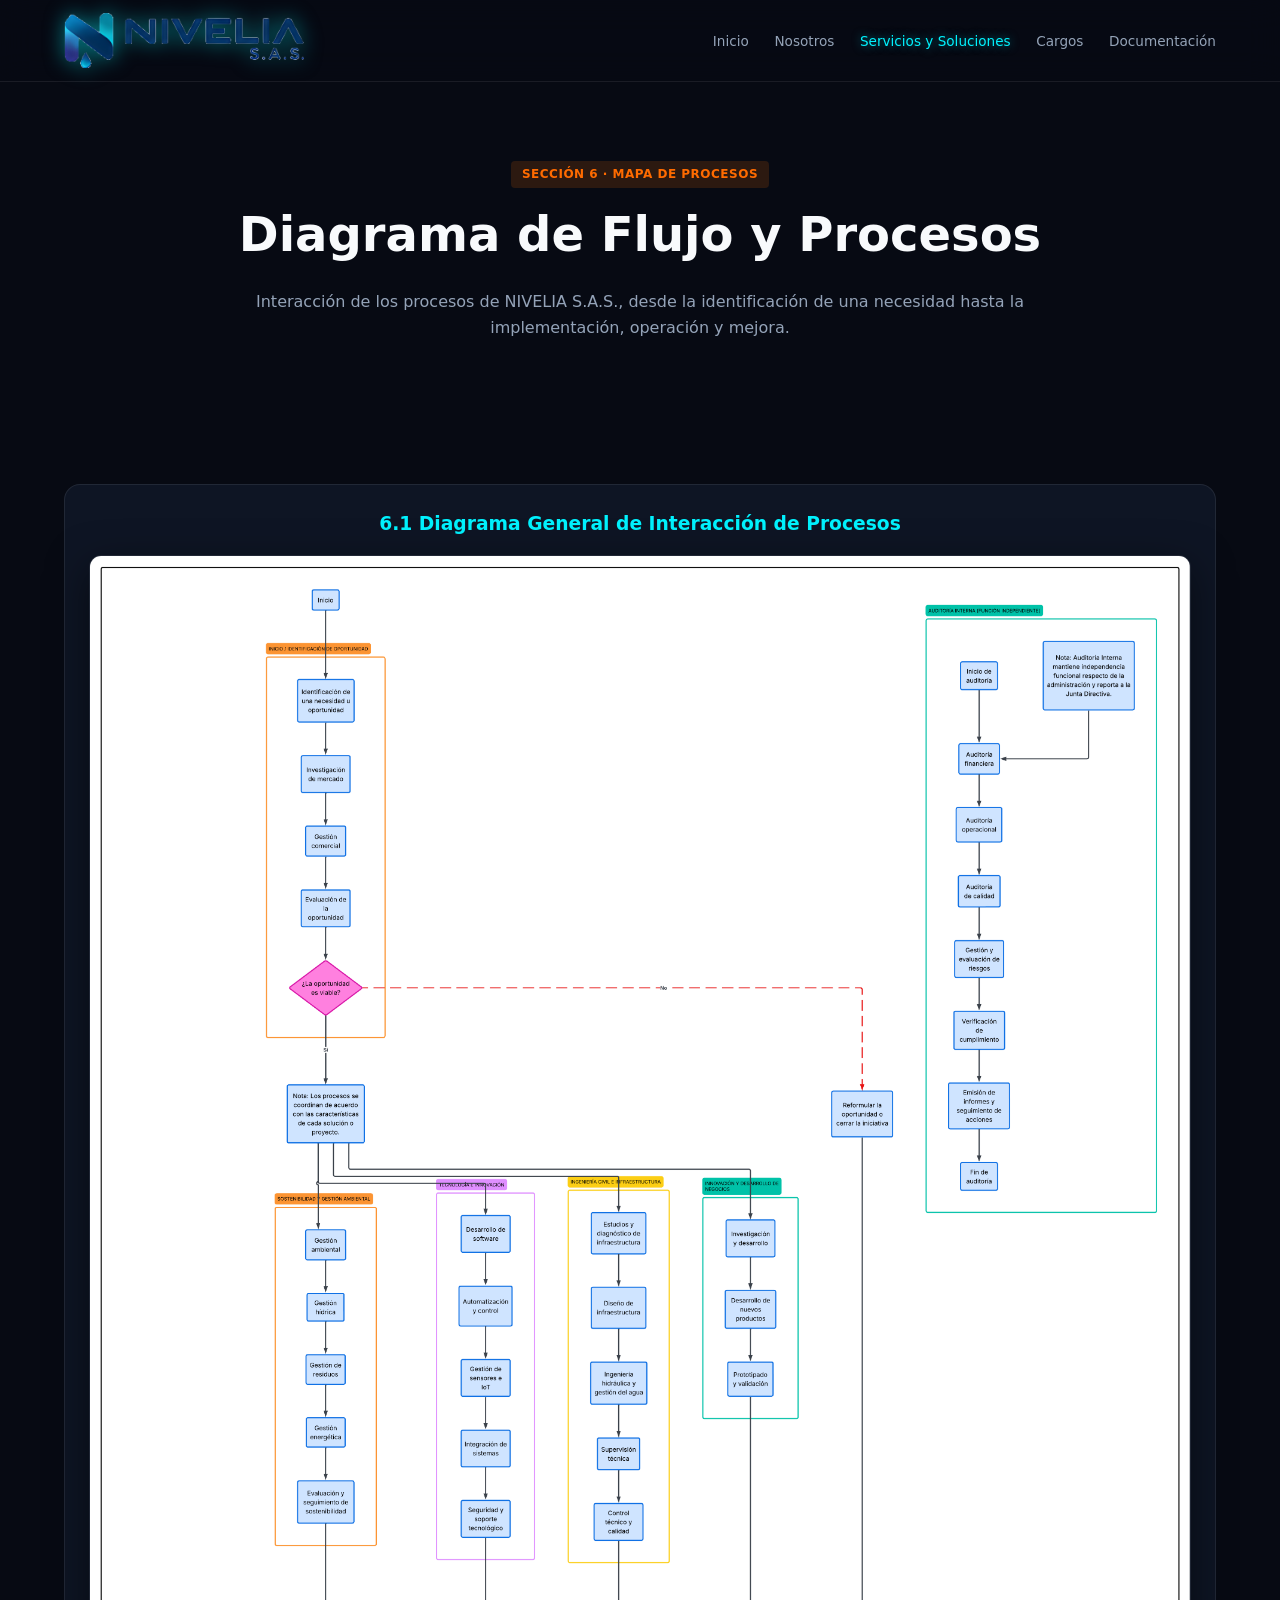
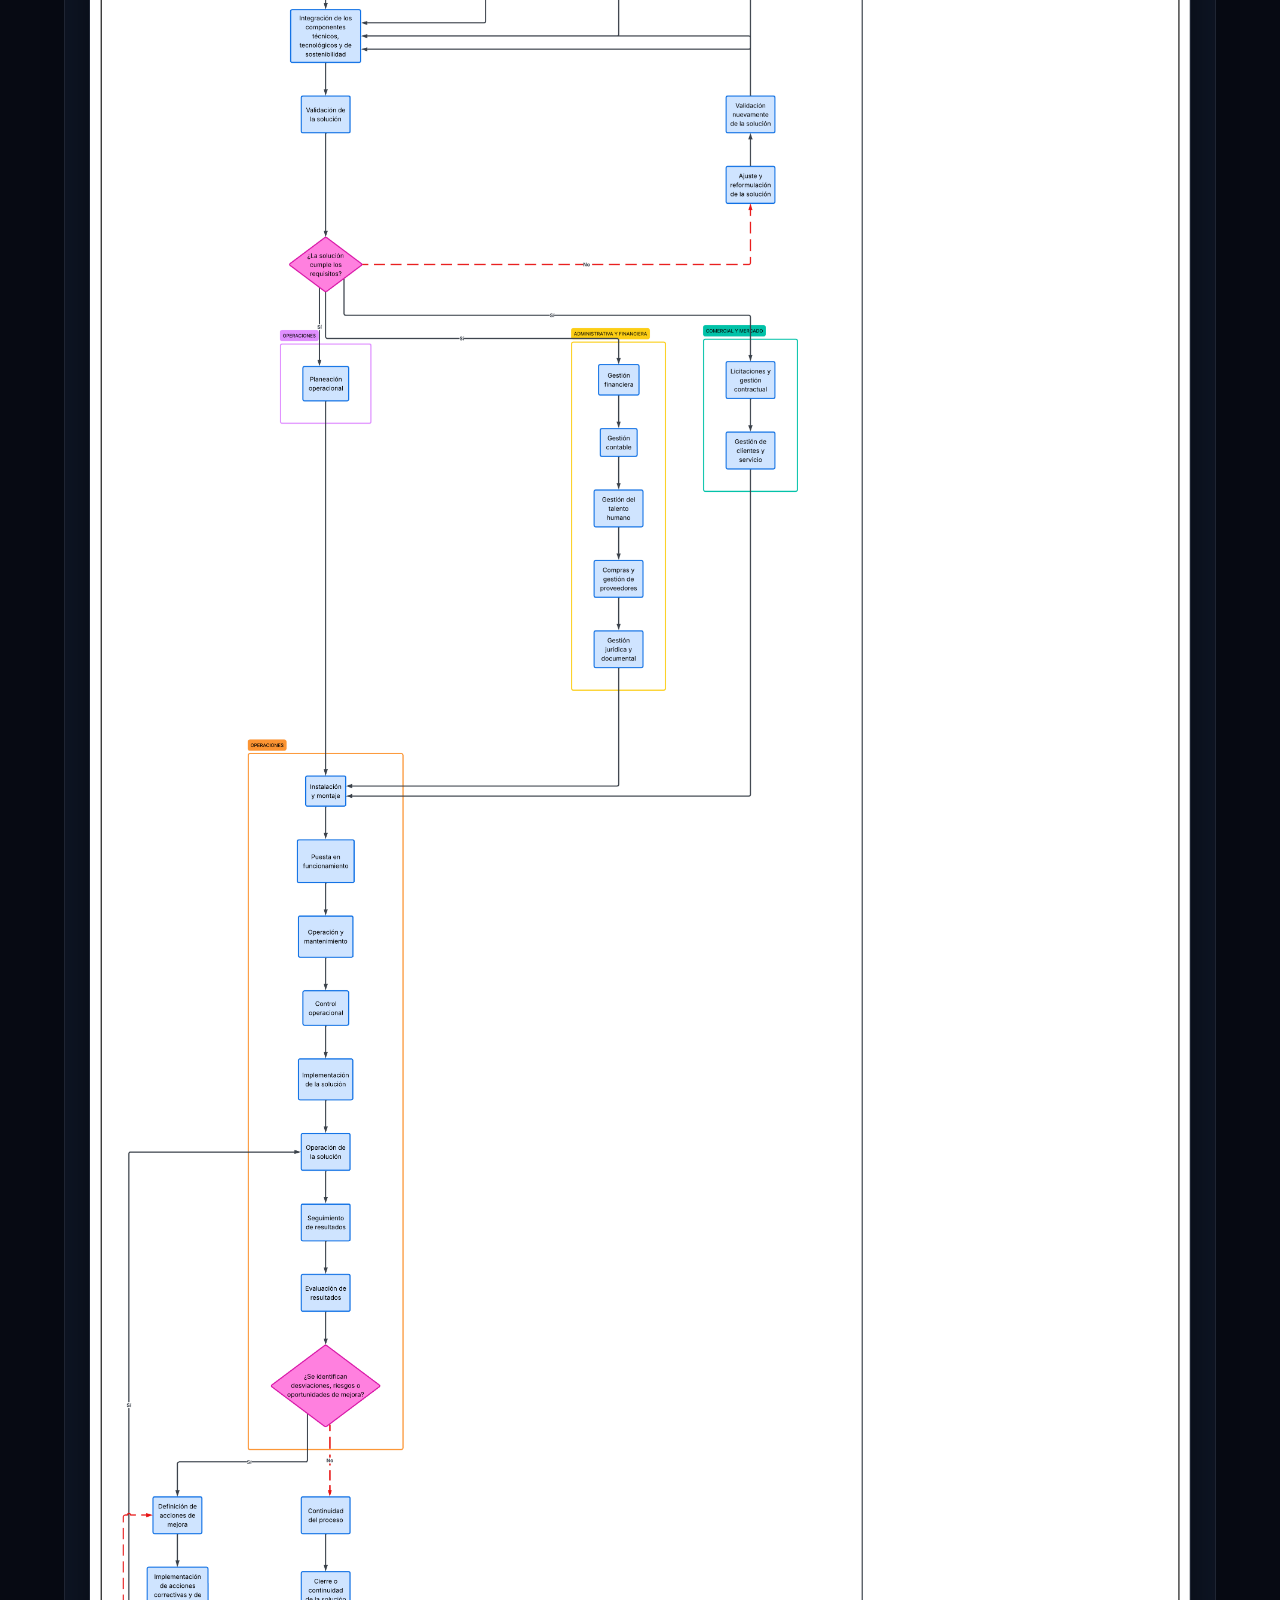
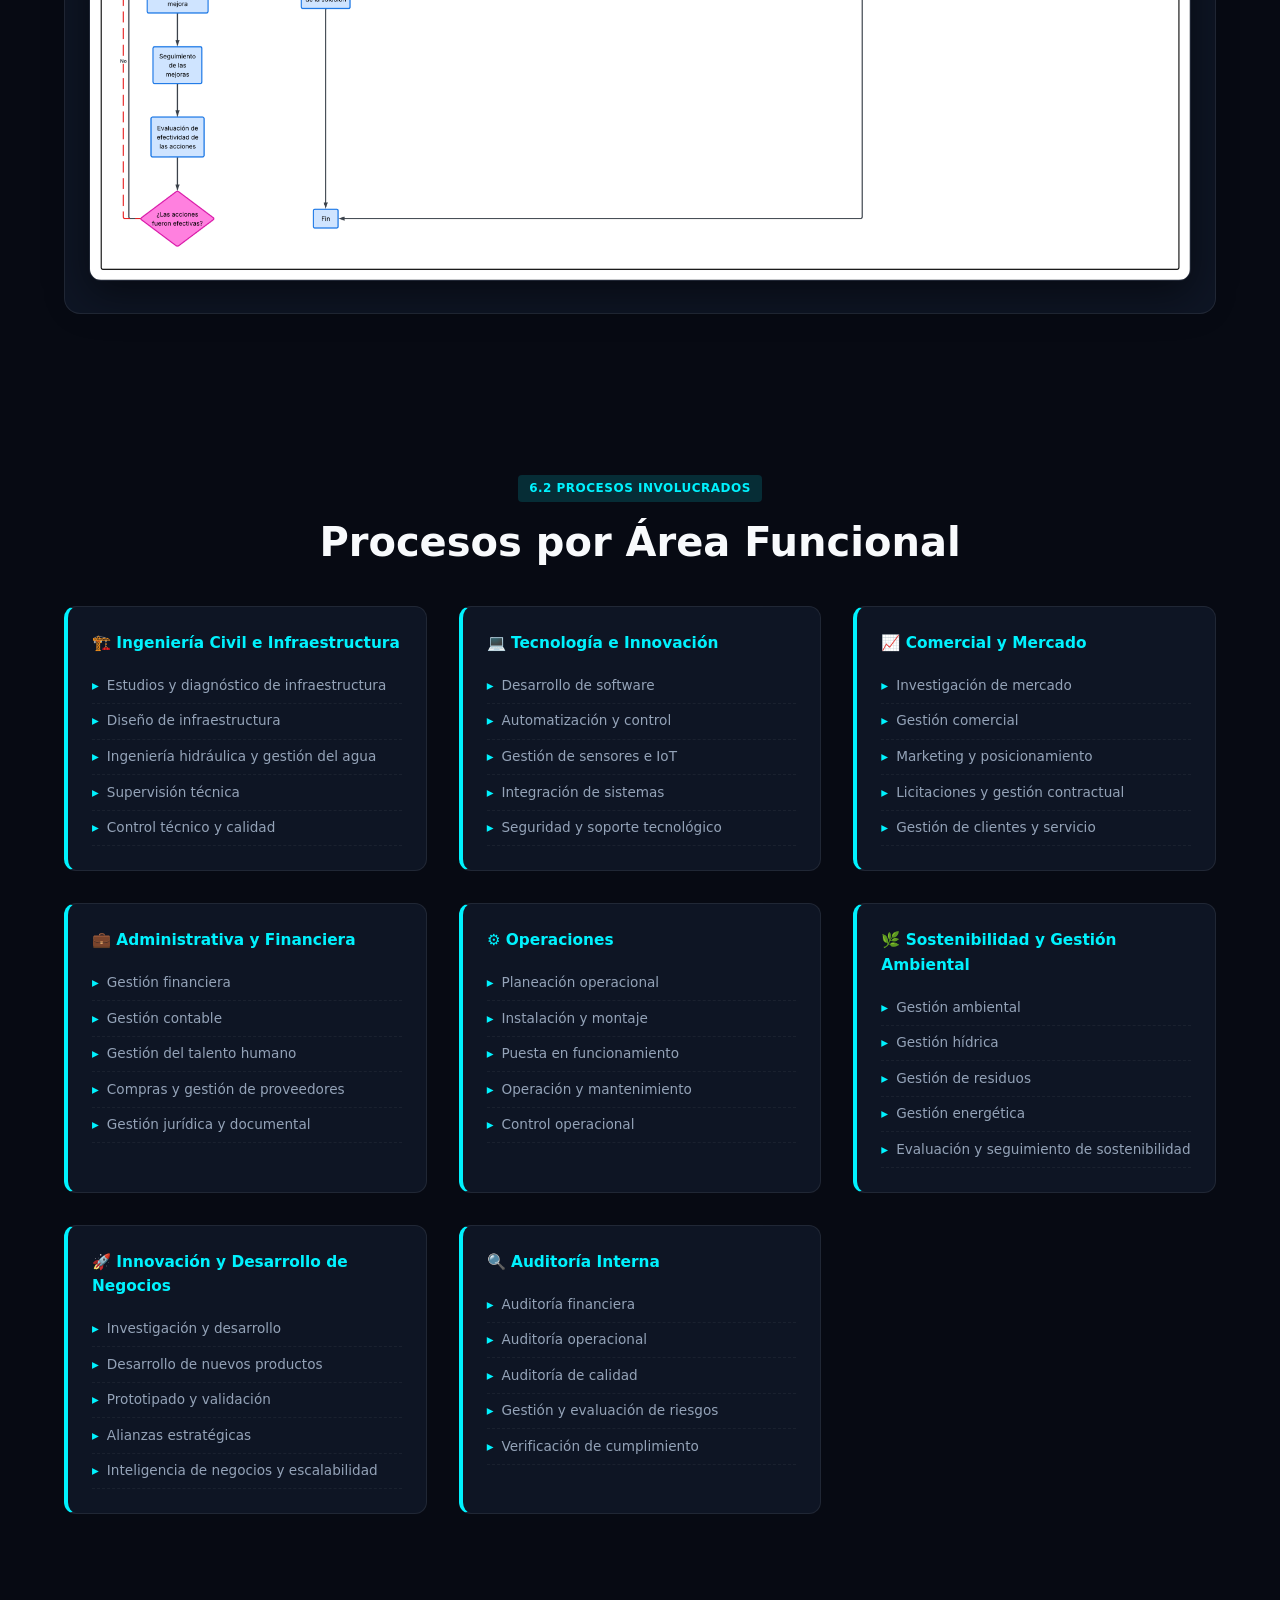
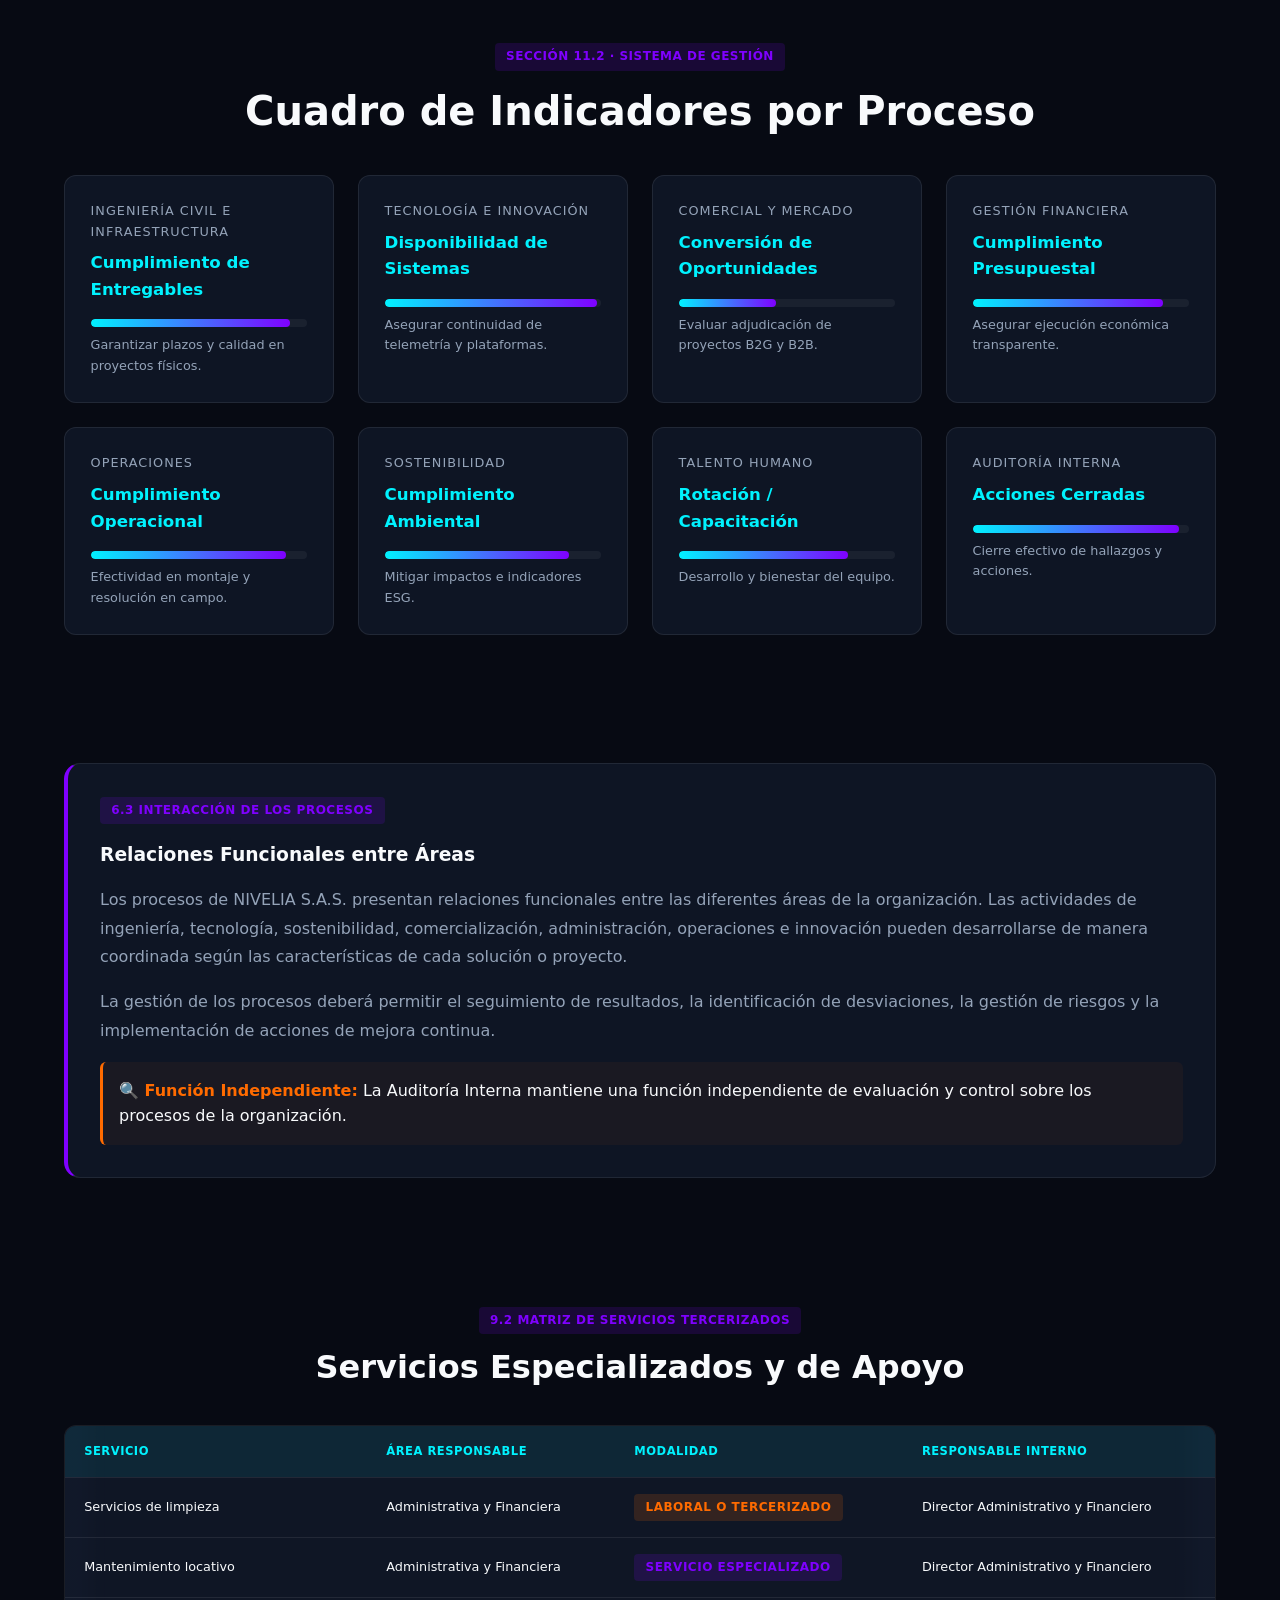
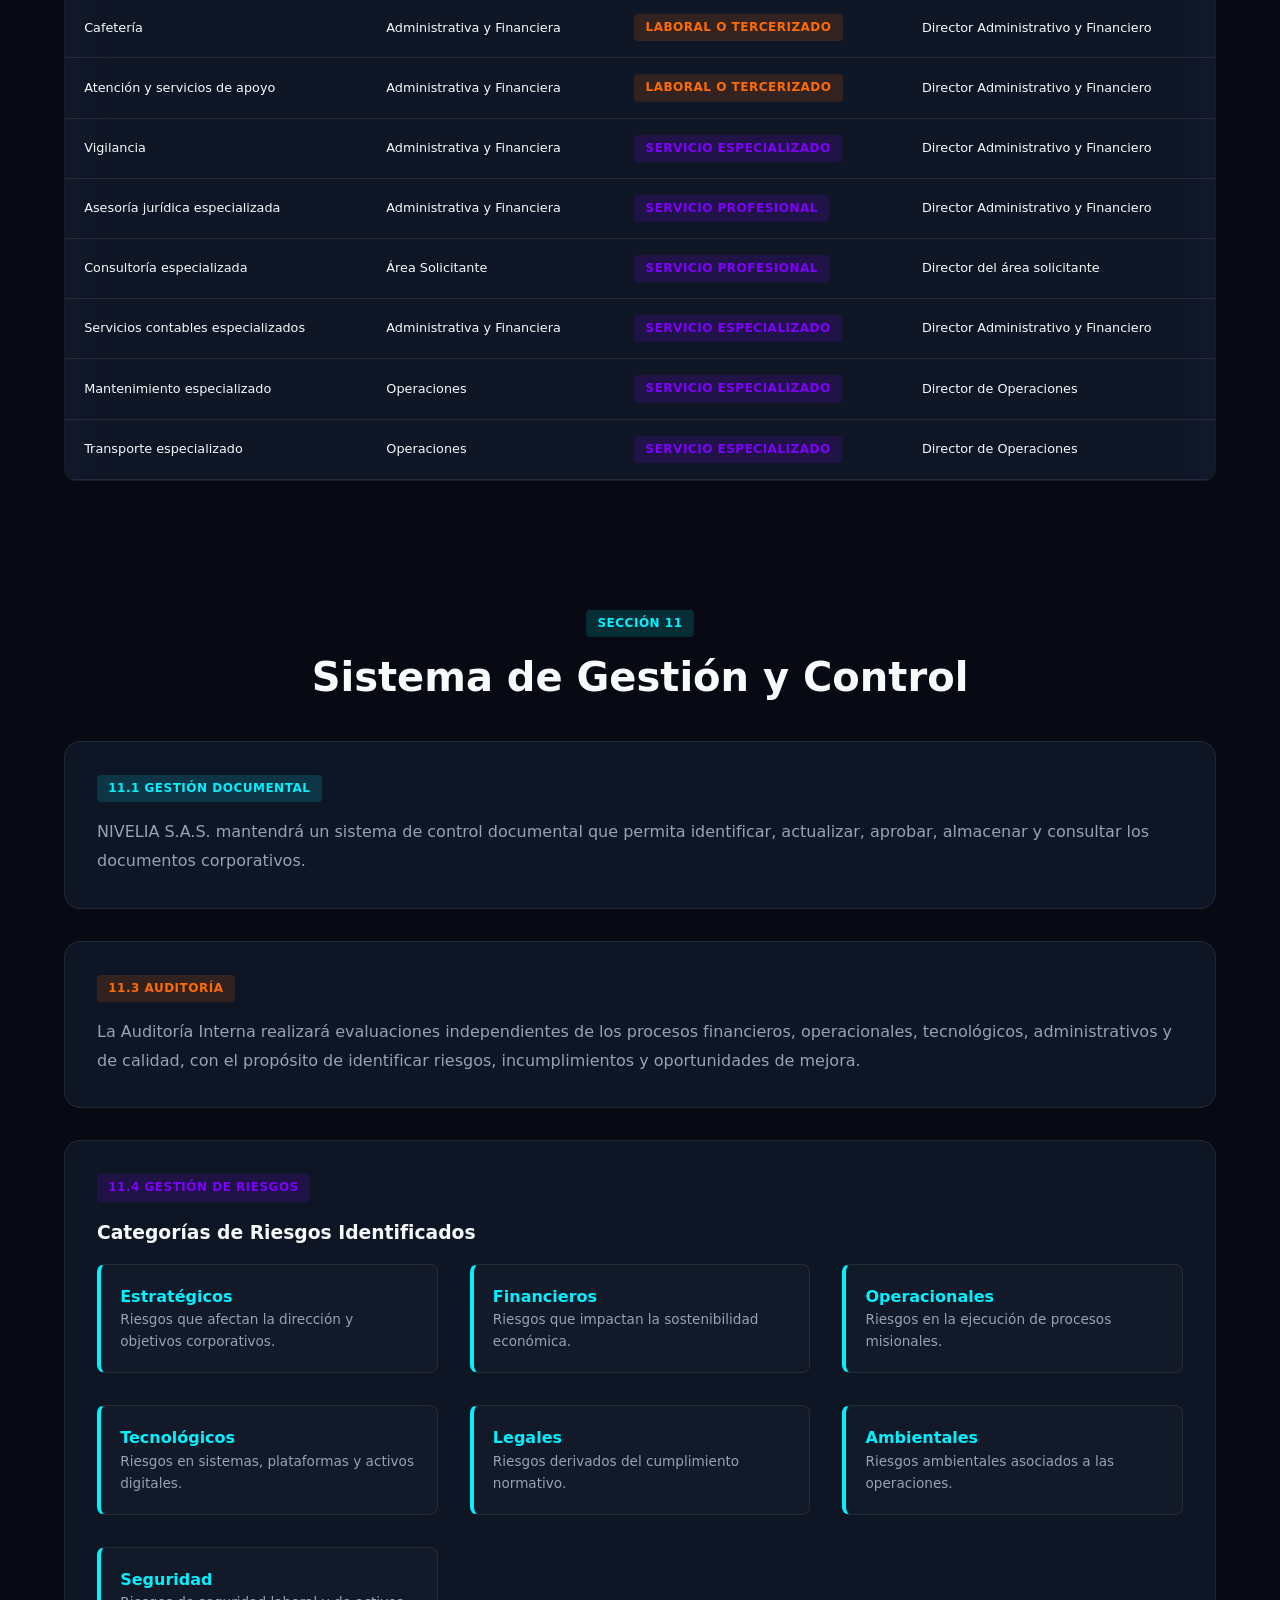
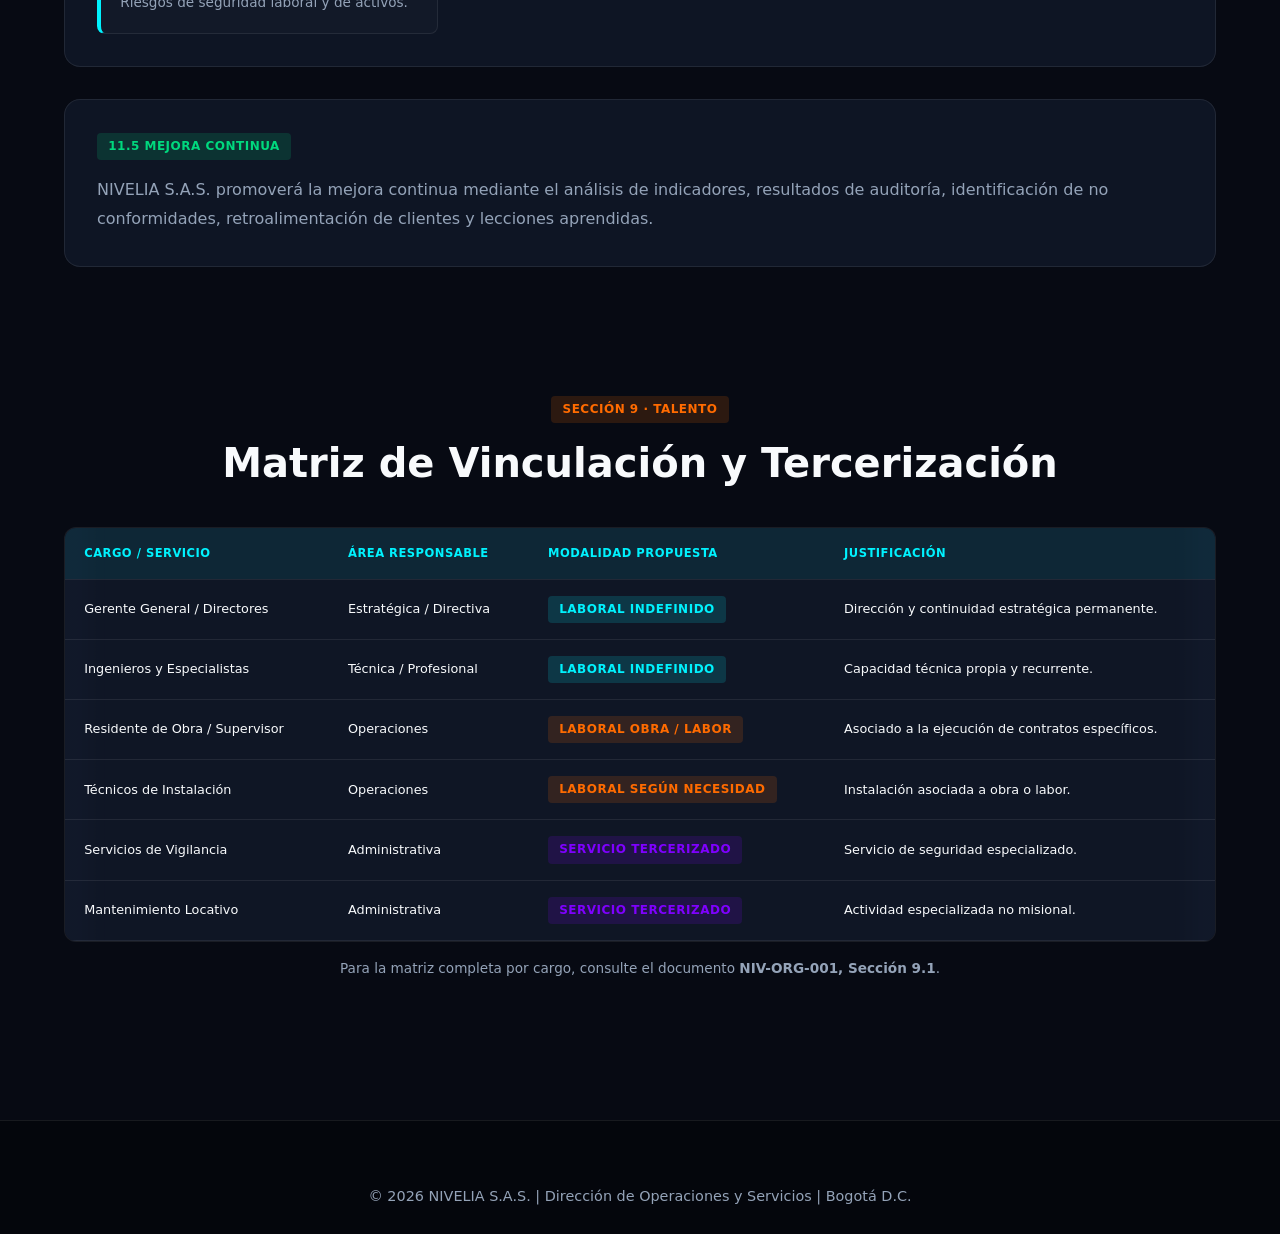
<file: servicios.html>
<!DOCTYPE html>
<html lang="es">
<head>
  <meta charset="UTF-8">
  <meta name="viewport" content="width=device-width, initial-scale=1.0">
  <title>Servicios, Procesos y Soluciones | NIVELIA S.A.S.</title>
  <link rel="icon" type="image/png" href="assets/images/favicon.png">
  <link rel="stylesheet" href="css/style.css">
</head>
<body>

      <header class="navbar">
    <a href="index.html" class="logo-container">
      <img src="assets/images/logo_nivelia.png" alt="NIVELIA S.A.S." class="logo-img" onerror="this.style.display='none'">
    </a>

    <!-- Botón Hamburguesa (visible solo en móvil) -->
    <button class="menu-toggle" id="menu-toggle" aria-label="Abrir menú">
      <span></span>
      <span></span>
      <span></span>
    </button>

    <nav class="nav-container" id="nav-container">
      <ul class="nav-links">
        <li><a href="index.html">Inicio</a></li>
        <li><a href="nosotros.html">Nosotros</a></li>
        <li><a href="servicios.html">Servicios y Soluciones</a></li>
        <li><a href="cargos.html">Cargos</a></li>
        <li><a href="documentos.html">Documentación</a></li>
      </ul>
    </nav>
  </header>

  <section style="padding: 10rem 8% 3rem; text-align: center;">
    <span class="badge badge-orange">Sección 6 · Mapa de Procesos</span>
    <h1 style="font-size: 3rem; margin-top: 0.5rem;">Diagrama de Flujo y Procesos</h1>
    <p style="color: var(--text-muted); max-width: 850px; margin: 1rem auto 0;">
      Interacción de los procesos de NIVELIA S.A.S., desde la identificación de una necesidad hasta la implementación, operación y mejora.
    </p>
  </section>

  <!-- 6.1 Diagrama General -->
  <section class="section-padding">
    <div class="diagram-viewer">
      <h3 style="color: var(--primary-cyan); margin-bottom: 1rem;">6.1 Diagrama General de Interacción de Procesos</h3>
      <img src="assets/images/mapa-procesos.png" alt="Mapa de Procesos NIVELIA S.A.S." class="diagram-img" onerror="this.parentElement.innerHTML='<div class=\'img-fallback\'>📊 Diagrama de procesos — Consulte la sección 6.1 del documento NIV-ORG-001</div>'">
    </div>
  </section>

  <!-- 6.2 Procesos por Área (NUEVO - Cards en lugar de Tabla) -->
  <section class="section-padding">
    <div style="text-align: center; margin-bottom: 2rem;">
      <span class="badge badge-cyan">6.2 Procesos Involucrados</span>
      <h2 style="font-size: 2.5rem; margin-top: 0.5rem;">Procesos por Área Funcional</h2>
    </div>

    <div class="grid-cards">
      <div class="proceso-card">
        <h4>🏗️ Ingeniería Civil e Infraestructura</h4>
        <ul class="proceso-list">
          <li>Estudios y diagnóstico de infraestructura</li>
          <li>Diseño de infraestructura</li>
          <li>Ingeniería hidráulica y gestión del agua</li>
          <li>Supervisión técnica</li>
          <li>Control técnico y calidad</li>
        </ul>
      </div>
      <div class="proceso-card">
        <h4>💻 Tecnología e Innovación</h4>
        <ul class="proceso-list">
          <li>Desarrollo de software</li>
          <li>Automatización y control</li>
          <li>Gestión de sensores e IoT</li>
          <li>Integración de sistemas</li>
          <li>Seguridad y soporte tecnológico</li>
        </ul>
      </div>
      <div class="proceso-card">
        <h4>📈 Comercial y Mercado</h4>
        <ul class="proceso-list">
          <li>Investigación de mercado</li>
          <li>Gestión comercial</li>
          <li>Marketing y posicionamiento</li>
          <li>Licitaciones y gestión contractual</li>
          <li>Gestión de clientes y servicio</li>
        </ul>
      </div>
      <div class="proceso-card">
        <h4>💼 Administrativa y Financiera</h4>
        <ul class="proceso-list">
          <li>Gestión financiera</li>
          <li>Gestión contable</li>
          <li>Gestión del talento humano</li>
          <li>Compras y gestión de proveedores</li>
          <li>Gestión jurídica y documental</li>
        </ul>
      </div>
      <div class="proceso-card">
        <h4>⚙️ Operaciones</h4>
        <ul class="proceso-list">
          <li>Planeación operacional</li>
          <li>Instalación y montaje</li>
          <li>Puesta en funcionamiento</li>
          <li>Operación y mantenimiento</li>
          <li>Control operacional</li>
        </ul>
      </div>
      <div class="proceso-card">
        <h4>🌿 Sostenibilidad y Gestión Ambiental</h4>
        <ul class="proceso-list">
          <li>Gestión ambiental</li>
          <li>Gestión hídrica</li>
          <li>Gestión de residuos</li>
          <li>Gestión energética</li>
          <li>Evaluación y seguimiento de sostenibilidad</li>
        </ul>
      </div>
      <div class="proceso-card">
        <h4>🚀 Innovación y Desarrollo de Negocios</h4>
        <ul class="proceso-list">
          <li>Investigación y desarrollo</li>
          <li>Desarrollo de nuevos productos</li>
          <li>Prototipado y validación</li>
          <li>Alianzas estratégicas</li>
          <li>Inteligencia de negocios y escalabilidad</li>
        </ul>
      </div>
      <div class="proceso-card">
        <h4>🔍 Auditoría Interna</h4>
        <ul class="proceso-list">
          <li>Auditoría financiera</li>
          <li>Auditoría operacional</li>
          <li>Auditoría de calidad</li>
          <li>Gestión y evaluación de riesgos</li>
          <li>Verificación de cumplimiento</li>
        </ul>
      </div>
    </div>
  </section>

  <!-- 11.2 Dashboard de Indicadores (KPI) - Diseño moderno -->
  <section class="section-padding">
    <div style="text-align: center; margin-bottom: 2rem;">
      <span class="badge badge-violet">Sección 11.2 · Sistema de Gestión</span>
      <h2 style="font-size: 2.5rem; margin-top: 0.5rem;">Cuadro de Indicadores por Proceso</h2>
    </div>

    <div class="kpi-grid">
      <div class="kpi-card">
        <div class="kpi-label">Ingeniería Civil e Infraestructura</div>
        <div class="kpi-value">Cumplimiento de Entregables</div>
        <div class="kpi-bar"><div class="kpi-bar-fill" style="width: 92%;"></div></div>
        <div class="kpi-desc">Garantizar plazos y calidad en proyectos físicos.</div>
      </div>
      <div class="kpi-card">
        <div class="kpi-label">Tecnología e Innovación</div>
        <div class="kpi-value">Disponibilidad de Sistemas</div>
        <div class="kpi-bar"><div class="kpi-bar-fill" style="width: 98%;"></div></div>
        <div class="kpi-desc">Asegurar continuidad de telemetría y plataformas.</div>
      </div>
      <div class="kpi-card">
        <div class="kpi-label">Comercial y Mercado</div>
        <div class="kpi-value">Conversión de Oportunidades</div>
        <div class="kpi-bar"><div class="kpi-bar-fill" style="width: 45%;"></div></div>
        <div class="kpi-desc">Evaluar adjudicación de proyectos B2G y B2B.</div>
      </div>
      <div class="kpi-card">
        <div class="kpi-label">Gestión Financiera</div>
        <div class="kpi-value">Cumplimiento Presupuestal</div>
        <div class="kpi-bar"><div class="kpi-bar-fill" style="width: 88%;"></div></div>
        <div class="kpi-desc">Asegurar ejecución económica transparente.</div>
      </div>
      <div class="kpi-card">
        <div class="kpi-label">Operaciones</div>
        <div class="kpi-value">Cumplimiento Operacional</div>
        <div class="kpi-bar"><div class="kpi-bar-fill" style="width: 90%;"></div></div>
        <div class="kpi-desc">Efectividad en montaje y resolución en campo.</div>
      </div>
      <div class="kpi-card">
        <div class="kpi-label">Sostenibilidad</div>
        <div class="kpi-value">Cumplimiento Ambiental</div>
        <div class="kpi-bar"><div class="kpi-bar-fill" style="width: 85%;"></div></div>
        <div class="kpi-desc">Mitigar impactos e indicadores ESG.</div>
      </div>
      <div class="kpi-card">
        <div class="kpi-label">Talento Humano</div>
        <div class="kpi-value">Rotación / Capacitación</div>
        <div class="kpi-bar"><div class="kpi-bar-fill" style="width: 78%;"></div></div>
        <div class="kpi-desc">Desarrollo y bienestar del equipo.</div>
      </div>
      <div class="kpi-card">
        <div class="kpi-label">Auditoría Interna</div>
        <div class="kpi-value">Acciones Cerradas</div>
        <div class="kpi-bar"><div class="kpi-bar-fill" style="width: 95%;"></div></div>
        <div class="kpi-desc">Cierre efectivo de hallazgos y acciones.</div>
      </div>
    </div>
  </section>

    <!-- 6.3 Interacción de los Procesos (NUEVO) -->
  <section class="section-padding">
    <div class="card" style="border-left: 4px solid var(--primary-violet);">
      <span class="badge badge-violet">6.3 Interacción de los Procesos</span>
      <h3 style="margin-top: 1rem;">Relaciones Funcionales entre Áreas</h3>
      <p style="color: var(--text-muted); margin-top: 1rem; line-height: 1.8;">
        Los procesos de NIVELIA S.A.S. presentan relaciones funcionales entre las diferentes áreas de la organización. Las actividades de ingeniería, tecnología, sostenibilidad, comercialización, administración, operaciones e innovación pueden desarrollarse de manera coordinada según las características de cada solución o proyecto.
      </p>
      <p style="color: var(--text-muted); margin-top: 1rem; line-height: 1.8;">
        La gestión de los procesos deberá permitir el seguimiento de resultados, la identificación de desviaciones, la gestión de riesgos y la implementación de acciones de mejora continua.
      </p>
      <p style="margin-top: 1rem; padding: 1rem; background: rgba(255, 107, 0, 0.05); border-left: 3px solid var(--primary-orange); border-radius: 6px;">
        <strong style="color: var(--primary-orange);">🔍 Función Independiente:</strong> La Auditoría Interna mantiene una función independiente de evaluación y control sobre los procesos de la organización.
      </p>
    </div>
  </section>

  <!-- 9.2 Servicios Tercerizados (NUEVO) -->
  <section class="section-padding">
    <div style="text-align: center; margin-bottom: 2rem;">
      <span class="badge badge-violet">9.2 Matriz de Servicios Tercerizados</span>
      <h2 style="font-size: 2rem; margin-top: 0.5rem;">Servicios Especializados y de Apoyo</h2>
    </div>

    <div class="table-responsive">
      <table>
        <thead>
          <tr>
            <th>Servicio</th>
            <th>Área Responsable</th>
            <th>Modalidad</th>
            <th>Responsable Interno</th>
          </tr>
        </thead>
        <tbody>
          <tr><td>Servicios de limpieza</td><td>Administrativa y Financiera</td><td><span class="badge badge-orange">Laboral o Tercerizado</span></td><td>Director Administrativo y Financiero</td></tr>
          <tr><td>Mantenimiento locativo</td><td>Administrativa y Financiera</td><td><span class="badge badge-violet">Servicio Especializado</span></td><td>Director Administrativo y Financiero</td></tr>
          <tr><td>Cafetería</td><td>Administrativa y Financiera</td><td><span class="badge badge-orange">Laboral o Tercerizado</span></td><td>Director Administrativo y Financiero</td></tr>
          <tr><td>Atención y servicios de apoyo</td><td>Administrativa y Financiera</td><td><span class="badge badge-orange">Laboral o Tercerizado</span></td><td>Director Administrativo y Financiero</td></tr>
          <tr><td>Vigilancia</td><td>Administrativa y Financiera</td><td><span class="badge badge-violet">Servicio Especializado</span></td><td>Director Administrativo y Financiero</td></tr>
          <tr><td>Asesoría jurídica especializada</td><td>Administrativa y Financiera</td><td><span class="badge badge-violet">Servicio Profesional</span></td><td>Director Administrativo y Financiero</td></tr>
          <tr><td>Consultoría especializada</td><td>Área Solicitante</td><td><span class="badge badge-violet">Servicio Profesional</span></td><td>Director del área solicitante</td></tr>
          <tr><td>Servicios contables especializados</td><td>Administrativa y Financiera</td><td><span class="badge badge-violet">Servicio Especializado</span></td><td>Director Administrativo y Financiero</td></tr>
          <tr><td>Mantenimiento especializado</td><td>Operaciones</td><td><span class="badge badge-violet">Servicio Especializado</span></td><td>Director de Operaciones</td></tr>
          <tr><td>Transporte especializado</td><td>Operaciones</td><td><span class="badge badge-violet">Servicio Especializado</span></td><td>Director de Operaciones</td></tr>
        </tbody>
      </table>
    </div>
  </section>

  <!-- 11. SISTEMA DE GESTIÓN Y CONTROL (NUEVO) -->
  <section class="section-padding">
    <div style="text-align: center; margin-bottom: 2rem;">
      <span class="badge badge-cyan">Sección 11</span>
      <h2 style="font-size: 2.5rem; margin-top: 0.5rem;">Sistema de Gestión y Control</h2>
    </div>

    <!-- 11.1 Gestión Documental -->
    <div class="card" style="margin-bottom: 2rem;">
      <span class="badge badge-cyan">11.1 Gestión Documental</span>
      <p style="margin-top: 1rem; color: var(--text-muted); line-height: 1.8;">
        NIVELIA S.A.S. mantendrá un sistema de control documental que permita identificar, actualizar, aprobar, almacenar y consultar los documentos corporativos.
      </p>
    </div>

    <!-- 11.3 Auditoría -->
    <div class="card" style="margin-bottom: 2rem;">
      <span class="badge badge-orange">11.3 Auditoría</span>
      <p style="margin-top: 1rem; color: var(--text-muted); line-height: 1.8;">
        La Auditoría Interna realizará evaluaciones independientes de los procesos financieros, operacionales, tecnológicos, administrativos y de calidad, con el propósito de identificar riesgos, incumplimientos y oportunidades de mejora.
      </p>
    </div>

    <!-- 11.4 Gestión de Riesgos -->
    <div class="card" style="margin-bottom: 2rem;">
      <span class="badge badge-violet">11.4 Gestión de Riesgos</span>
      <h3 style="margin-top: 1rem;">Categorías de Riesgos Identificados</h3>
      <div class="grid-cards" style="margin-top: 1rem;">
        <div class="wbs-card"><h4 style="color: var(--primary-cyan);">Estratégicos</h4><p style="font-size: 0.85rem; color: var(--text-muted);">Riesgos que afectan la dirección y objetivos corporativos.</p></div>
        <div class="wbs-card"><h4 style="color: var(--primary-cyan);">Financieros</h4><p style="font-size: 0.85rem; color: var(--text-muted);">Riesgos que impactan la sostenibilidad económica.</p></div>
        <div class="wbs-card"><h4 style="color: var(--primary-cyan);">Operacionales</h4><p style="font-size: 0.85rem; color: var(--text-muted);">Riesgos en la ejecución de procesos misionales.</p></div>
        <div class="wbs-card"><h4 style="color: var(--primary-cyan);">Tecnológicos</h4><p style="font-size: 0.85rem; color: var(--text-muted);">Riesgos en sistemas, plataformas y activos digitales.</p></div>
        <div class="wbs-card"><h4 style="color: var(--primary-cyan);">Legales</h4><p style="font-size: 0.85rem; color: var(--text-muted);">Riesgos derivados del cumplimiento normativo.</p></div>
        <div class="wbs-card"><h4 style="color: var(--primary-cyan);">Ambientales</h4><p style="font-size: 0.85rem; color: var(--text-muted);">Riesgos ambientales asociados a las operaciones.</p></div>
        <div class="wbs-card"><h4 style="color: var(--primary-cyan);">Seguridad</h4><p style="font-size: 0.85rem; color: var(--text-muted);">Riesgos de seguridad laboral y de activos.</p></div>
      </div>
    </div>

    <!-- 11.5 Mejora Continua -->
    <div class="card">
      <span class="badge badge-green">11.5 Mejora Continua</span>
      <p style="margin-top: 1rem; color: var(--text-muted); line-height: 1.8;">
        NIVELIA S.A.S. promoverá la mejora continua mediante el análisis de indicadores, resultados de auditoría, identificación de no conformidades, retroalimentación de clientes y lecciones aprendidas.
      </p>
    </div>
  </section>

  <!-- 9. Matriz de Vinculación -->
  <section class="section-padding">
    <div style="text-align: center; margin-bottom: 2rem;">
      <span class="badge badge-orange">Sección 9 · Talento</span>
      <h2 style="font-size: 2.5rem; margin-top: 0.5rem;">Matriz de Vinculación y Tercerización</h2>
    </div>

    <div class="table-responsive">
      <table>
        <thead>
          <tr>
            <th>Cargo / Servicio</th>
            <th>Área Responsable</th>
            <th>Modalidad Propuesta</th>
            <th>Justificación</th>
          </tr>
        </thead>
        <tbody>
          <tr>
            <td>Gerente General / Directores</td>
            <td>Estratégica / Directiva</td>
            <td><span class="badge badge-cyan">Laboral Indefinido</span></td>
            <td>Dirección y continuidad estratégica permanente.</td>
          </tr>
          <tr>
            <td>Ingenieros y Especialistas</td>
            <td>Técnica / Profesional</td>
            <td><span class="badge badge-cyan">Laboral Indefinido</span></td>
            <td>Capacidad técnica propia y recurrente.</td>
          </tr>
          <tr>
            <td>Residente de Obra / Supervisor</td>
            <td>Operaciones</td>
            <td><span class="badge badge-orange">Laboral Obra / Labor</span></td>
            <td>Asociado a la ejecución de contratos específicos.</td>
          </tr>
          <tr>
            <td>Técnicos de Instalación</td>
            <td>Operaciones</td>
            <td><span class="badge badge-orange">Laboral según necesidad</span></td>
            <td>Instalación asociada a obra o labor.</td>
          </tr>
          <tr>
            <td>Servicios de Vigilancia</td>
            <td>Administrativa</td>
            <td><span class="badge badge-violet">Servicio Tercerizado</span></td>
            <td>Servicio de seguridad especializado.</td>
          </tr>
          <tr>
            <td>Mantenimiento Locativo</td>
            <td>Administrativa</td>
            <td><span class="badge badge-violet">Servicio Tercerizado</span></td>
            <td>Actividad especializada no misional.</td>
          </tr>
        </tbody>
      </table>
    </div>
    <p style="color: var(--text-muted); font-size: 0.85rem; margin-top: 1rem; text-align: center;">
      Para la matriz completa por cargo, consulte el documento <strong>NIV-ORG-001, Sección 9.1</strong>.
    </p>
  </section>

  <footer>
    <div style="text-align: center; color: var(--text-muted); font-size: 0.9rem;">
      &copy; 2026 NIVELIA S.A.S. | Dirección de Operaciones y Servicios | Bogotá D.C.
    </div>
  </footer>

  <script src="js/main.js"></script>
</body>
</html>
</file>
<file: css/style.css>
/* ==========================================================================
   NIVELIA S.A.S. - Sistema de Estilos Maestra Glassmorphism UI v3.0
   OPTIMIZADO PARA MÓVIL, TABLET Y DESKTOP
   ========================================================================== */

:root {
  --bg-dark: #070a13;
  --bg-card: rgba(18, 26, 43, 0.75);
  --bg-card-hover: rgba(26, 38, 64, 0.85);
  --bg-card-border: rgba(255, 255, 255, 0.08);
  --primary-cyan: #00f2fe;
  --primary-orange: #ff6b00;
  --primary-violet: #7f00ff;
  --primary-blue: #0066ff;
  --primary-green: #00d97e;
  --text-main: #f8fafc;
  --text-muted: #94a3b8;
  --font-family: 'Inter', system-ui, -apple-system, sans-serif;
  --transition: all 0.3s cubic-bezier(0.4, 0, 0.2, 1);

  /* Espaciados responsivos con clamp() */
  --section-padding: clamp(2rem, 5vw, 4rem) clamp(1rem, 5vw, 8%);
  --navbar-padding: 0.8rem clamp(1rem, 5vw, 8%);
  --gap-cards: clamp(1rem, 2.5vw, 2rem);
}

* { margin: 0; padding: 0; box-sizing: border-box; }

html { scroll-behavior: smooth; -webkit-text-size-adjust: 100%; }

body {
  background-color: var(--bg-dark);
  color: var(--text-main);
  font-family: var(--font-family);
  line-height: 1.6;
  overflow-x: hidden;
}

/* ============ NAVBAR RESPONSIVE ============ */
.navbar {
  position: fixed; top: 0; width: 100%;
  display: flex; justify-content: space-between; align-items: center;
  padding: var(--navbar-padding);
  background: rgba(7, 10, 19, 0.95);
  backdrop-filter: blur(16px);
  -webkit-backdrop-filter: blur(16px);
  border-bottom: 1px solid var(--bg-card-border);
  z-index: 1000;
}

.logo-container {
  display: flex; align-items: center; gap: 12px;
  text-decoration: none; flex-shrink: 0;
}

.logo-img {
  height: clamp(38px, 5vw, 55px);
  width: auto; object-fit: contain;
  filter: drop-shadow(0 0 10px rgba(0, 242, 254, 0.5));
}

/* Botón Hamburguesa (oculto en desktop) */
.menu-toggle {
  display: none;
  background: transparent;
  border: 1px solid var(--bg-card-border);
  border-radius: 8px;
  padding: 0.6rem;
  cursor: pointer;
  flex-direction: column;
  gap: 5px;
  z-index: 1100;
  transition: var(--transition);
}
.menu-toggle span {
  display: block;
  width: 24px; height: 2px;
  background: var(--primary-cyan);
  border-radius: 2px;
  transition: var(--transition);
}
.menu-toggle.active span:nth-child(1) {
  transform: translateY(7px) rotate(45deg);
}
.menu-toggle.active span:nth-child(2) {
  opacity: 0;
}
.menu-toggle.active span:nth-child(3) {
  transform: translateY(-7px) rotate(-45deg);
}

.nav-container { display: flex; }

.nav-links { display: flex; gap: clamp(1rem, 2vw, 2rem); list-style: none; }
.nav-links a {
  color: var(--text-muted); text-decoration: none;
  font-weight: 500; font-size: clamp(0.85rem, 1vw, 0.95rem);
  transition: var(--transition); white-space: nowrap;
}
.nav-links a:hover, .nav-links a.active {
  color: var(--primary-cyan);
  text-shadow: 0 0 10px rgba(0, 242, 254, 0.5);
}

/* ============ BOTONES RESPONSIVE ============ */
.btn-primary, .btn-secondary {
  padding: clamp(0.6rem, 1.5vw, 0.75rem) clamp(1.2rem, 3vw, 1.8rem);
  border-radius: 8px;
  text-decoration: none; font-weight: 600;
  transition: var(--transition);
  display: inline-flex; align-items: center; justify-content: center;
  gap: 0.5rem;
  font-size: clamp(0.85rem, 1.1vw, 1rem);
  cursor: pointer;
}
.btn-primary {
  background: linear-gradient(135deg, var(--primary-cyan), var(--primary-violet));
  color: #fff; border: none;
}
.btn-primary:hover { transform: translateY(-2px); box-shadow: 0 8px 25px rgba(0, 242, 254, 0.35); }

.btn-secondary {
  border: 1px solid var(--primary-cyan); color: var(--primary-cyan);
  background: transparent;
}
.btn-secondary:hover { background: rgba(0, 242, 254, 0.1); transform: translateY(-2px); }
.btn-small { padding: 0.5rem 1rem; font-size: 0.85rem; }

/* ============ GRIDS RESPONSIVE ============ */
.grid-cards {
  display: grid;
  grid-template-columns: repeat(auto-fit, minmax(min(100%, 280px), 1fr));
  gap: var(--gap-cards);
  margin-top: clamp(1rem, 3vw, 2rem);
}

.card {
  background: var(--bg-card);
  border: 1px solid var(--bg-card-border);
  padding: clamp(1.2rem, 2.5vw, 2rem);
  border-radius: 16px;
  backdrop-filter: blur(12px);
  -webkit-backdrop-filter: blur(12px);
  transition: var(--transition);
}
.card:hover {
  border-color: rgba(0, 242, 254, 0.4);
  transform: translateY(-4px);
  background: var(--bg-card-hover);
}

/* ============ BADGES ============ */
.badge {
  display: inline-block;
  padding: 0.25rem 0.7rem;
  border-radius: 4px;
  font-size: clamp(0.65rem, 1vw, 0.75rem);
  font-weight: 700;
  text-transform: uppercase; letter-spacing: 0.5px;
}
.badge-cyan { background: rgba(0, 242, 254, 0.15); color: var(--primary-cyan); }
.badge-orange { background: rgba(255, 107, 0, 0.15); color: var(--primary-orange); }
.badge-violet { background: rgba(127, 0, 255, 0.15); color: var(--primary-violet); }
.badge-green { background: rgba(0, 217, 126, 0.15); color: var(--primary-green); }

/* ============ TABS RESPONSIVE ============ */
.tabs-container { margin: 2rem 0; }
.tabs-header {
  display: flex; gap: 0.8rem; overflow-x: auto;
  padding-bottom: 0.8rem;
  border-bottom: 1px solid var(--bg-card-border);
  scrollbar-width: thin;
  -webkit-overflow-scrolling: touch;
}
.tab-btn {
  background: rgba(255, 255, 255, 0.03);
  border: 1px solid var(--bg-card-border);
  color: var(--text-muted);
  padding: clamp(0.6rem, 1.5vw, 0.8rem) clamp(1rem, 2vw, 1.4rem);
  border-radius: 8px; cursor: pointer; font-weight: 600;
  white-space: nowrap; transition: var(--transition);
  font-size: clamp(0.8rem, 1vw, 0.95rem);
}
.tab-btn:hover, .tab-btn.active {
  background: rgba(0, 242, 254, 0.12);
  border-color: var(--primary-cyan); color: var(--primary-cyan);
}
.tab-content { display: none; padding-top: 2rem; animation: fadeIn 0.4s ease-in-out; }
.tab-content.active { display: block; }

@keyframes fadeIn {
  from { opacity: 0; transform: translateY(10px); }
  to { opacity: 1; transform: translateY(0); }
}

/* ============ ACORDEÓN ============ */
.accordion-item {
  background: var(--bg-card);
  border: 1px solid var(--bg-card-border);
  border-radius: 12px; margin-bottom: 1rem;
  overflow: hidden; transition: var(--transition);
}
.accordion-header {
  padding: clamp(1rem, 2vw, 1.2rem) clamp(1rem, 2.5vw, 1.8rem);
  display: flex; justify-content: space-between; align-items: center;
  cursor: pointer; font-weight: 700; color: var(--text-main);
  background: rgba(255, 255, 255, 0.02);
  gap: 1rem;
  font-size: clamp(0.85rem, 1.2vw, 1rem);
}
.accordion-header:hover { background: rgba(0, 242, 254, 0.05); }
.accordion-content {
  max-height: 0; overflow: hidden;
  transition: max-height 0.4s ease-out, padding 0.3s ease;
  padding: 0 clamp(1rem, 2.5vw, 1.8rem);
  background: rgba(0, 0, 0, 0.2);
}
.accordion-item.active .accordion-content {
  padding: clamp(1rem, 2vw, 1.5rem) clamp(1rem, 2.5vw, 1.8rem);
  max-height: 3000px;
}
.accordion-icon { transition: transform 0.3s ease; flex-shrink: 0; }
.accordion-item.active .accordion-icon { transform: rotate(180deg); color: var(--primary-cyan); }

/* ============ VALORES ============ */
.valores-grid {
  display: grid;
  grid-template-columns: repeat(auto-fit, minmax(min(100%, 220px), 1fr));
  gap: clamp(1rem, 2vw, 1.5rem);
  margin-top: 2rem;
}
.valor-card {
  background: var(--bg-card);
  border: 1px solid var(--bg-card-border);
  padding: clamp(1.2rem, 2.5vw, 1.8rem) clamp(1rem, 2vw, 1.5rem);
  border-radius: 16px; text-align: center;
  transition: var(--transition);
  position: relative; overflow: hidden;
}
.valor-card::before {
  content: ''; position: absolute; top: 0; left: 0;
  width: 100%; height: 3px;
  background: linear-gradient(90deg, var(--primary-cyan), var(--primary-violet));
}
.valor-card:hover {
  transform: translateY(-6px);
  border-color: var(--primary-cyan);
  box-shadow: 0 12px 30px rgba(0, 242, 254, 0.15);
}
.valor-icon {
  font-size: clamp(2rem, 4vw, 2.5rem); margin-bottom: 1rem;
  filter: drop-shadow(0 0 10px rgba(0, 242, 254, 0.4));
}
.valor-card h4 { color: var(--primary-cyan); margin-bottom: 0.5rem; font-size: clamp(1rem, 1.5vw, 1.1rem); }
.valor-card p { color: var(--text-muted); font-size: clamp(0.85rem, 1vw, 0.88rem); line-height: 1.5; }

/* ============ TIMELINE ============ */
.timeline {
  position: relative;
  padding-left: clamp(1.5rem, 3vw, 2rem);
  margin-top: 2rem;
}
.timeline::before {
  content: ''; position: absolute; left: 8px; top: 0; bottom: 0;
  width: 2px;
  background: linear-gradient(180deg, var(--primary-cyan), var(--primary-violet));
}
.timeline-item {
  position: relative;
  padding: clamp(0.8rem, 1.5vw, 1rem) 0 clamp(0.8rem, 1.5vw, 1rem) clamp(1rem, 2vw, 1.5rem);
}
.timeline-item::before {
  content: ''; position: absolute; left: -1.6rem; top: 1.4rem;
  width: 12px; height: 12px; border-radius: 50%;
  background: var(--primary-cyan);
  box-shadow: 0 0 12px var(--primary-cyan);
}
.timeline-item h4 {
  color: var(--primary-cyan); margin-bottom: 0.3rem;
  font-size: clamp(0.95rem, 1.2vw, 1rem);
}
.timeline-item p { color: var(--text-muted); font-size: clamp(0.85rem, 1vw, 0.9rem); }

/* ============ PROCESOS ============ */
.proceso-card {
  background: var(--bg-card);
  border: 1px solid var(--bg-card-border);
  border-left: 4px solid var(--primary-cyan);
  padding: clamp(1rem, 2vw, 1.5rem);
  border-radius: 12px;
  transition: var(--transition);
}
.proceso-card:hover {
  transform: translateX(6px);
  border-left-color: var(--primary-orange);
  background: var(--bg-card-hover);
}
.proceso-card h4 { color: var(--primary-cyan); margin-bottom: 0.8rem; font-size: clamp(0.95rem, 1.2vw, 1rem); }
.proceso-list { list-style: none; }
.proceso-list li {
  padding: 0.4rem 0; color: var(--text-muted);
  font-size: clamp(0.85rem, 1vw, 0.9rem);
  border-bottom: 1px dashed rgba(255,255,255,0.05);
  display: flex; align-items: flex-start; gap: 0.5rem;
}
.proceso-list li::before {
  content: '▸'; color: var(--primary-cyan); font-weight: 700;
  flex-shrink: 0;
}

/* ============ CARGOS ============ */
.cargos-filtros {
  display: flex; flex-wrap: wrap;
  gap: 0.6rem;
  margin: 2rem 0;
  padding: clamp(1rem, 2vw, 1.5rem);
  background: var(--bg-card);
  border-radius: 12px;
  border: 1px solid var(--bg-card-border);
}
.filtro-btn {
  background: rgba(255, 255, 255, 0.03);
  border: 1px solid var(--bg-card-border);
  color: var(--text-muted);
  padding: 0.5rem 1rem;
  border-radius: 20px; cursor: pointer;
  font-size: clamp(0.75rem, 1vw, 0.85rem);
  font-weight: 600;
  transition: var(--transition);
}
.filtro-btn:hover, .filtro-btn.active {
  background: var(--primary-cyan); color: var(--bg-dark);
  border-color: var(--primary-cyan);
}

.cargos-grid {
  display: grid;
  grid-template-columns: repeat(auto-fill, minmax(min(100%, 270px), 1fr));
  gap: clamp(1rem, 2vw, 1.5rem);
}
.cargo-card {
  background: var(--bg-card);
  border: 1px solid var(--bg-card-border);
  padding: clamp(1rem, 2vw, 1.5rem);
  border-radius: 12px;
  transition: var(--transition);
  cursor: pointer;
  display: flex; flex-direction: column; gap: 0.6rem;
}
.cargo-card:hover {
  border-color: var(--primary-cyan);
  transform: translateY(-4px);
  box-shadow: 0 10px 30px rgba(0, 242, 254, 0.15);
}
.cargo-codigo { font-size: 0.7rem; font-weight: 800; color: var(--primary-orange); letter-spacing: 1px; }
.cargo-nombre { font-size: clamp(0.95rem, 1.2vw, 1.05rem); font-weight: 700; color: #fff; }
.cargo-area { font-size: clamp(0.75rem, 0.9vw, 0.8rem); color: var(--primary-cyan); }
.cargo-proposito {
  font-size: clamp(0.8rem, 1vw, 0.85rem); color: var(--text-muted);
  display: -webkit-box; -webkit-line-clamp: 3; -webkit-box-orient: vertical;
  overflow: hidden;
}

/* ============ MODAL RESPONSIVE ============ */
.modal-overlay {
  display: none; position: fixed; top: 0; left: 0;
  width: 100%; height: 100%;
  background: rgba(0, 0, 0, 0.85);
  backdrop-filter: blur(8px);
  -webkit-backdrop-filter: blur(8px);
  z-index: 2000;
  justify-content: center; align-items: center;
  padding: clamp(0.5rem, 2vw, 2rem);
  overflow-y: auto;
}
.modal-overlay.active { display: flex; }
.modal-content {
  background: #0d1424;
  border: 1px solid var(--primary-cyan);
  border-radius: 16px;
  max-width: 900px; width: 100%;
  max-height: 90vh; overflow-y: auto;
  padding: clamp(1.2rem, 3vw, 2.5rem);
  position: relative;
  box-shadow: 0 20px 60px rgba(0, 242, 254, 0.2);
  -webkit-overflow-scrolling: touch;
}
.modal-close {
  position: absolute; top: 0.8rem; right: 1rem;
  background: transparent; border: none;
  color: var(--text-muted); font-size: 1.8rem;
  cursor: pointer; transition: var(--transition);
  line-height: 1;
  z-index: 10;
}
.modal-close:hover { color: var(--primary-orange); transform: rotate(90deg); }
.modal-content h2 { color: var(--primary-cyan); margin-bottom: 0.5rem; font-size: clamp(1.2rem, 2vw, 1.5rem); }
.modal-content .modal-codigo {
  display: inline-block;
  background: rgba(255, 107, 0, 0.15);
  color: var(--primary-orange);
  padding: 0.2rem 0.7rem;
  border-radius: 4px; font-size: 0.75rem; font-weight: 700; margin-bottom: 1rem;
}
.modal-content h3 {
  color: var(--primary-cyan); font-size: clamp(0.9rem, 1.2vw, 1rem);
  margin-top: 1.5rem; margin-bottom: 0.5rem;
  padding-bottom: 0.3rem;
  border-bottom: 1px solid var(--bg-card-border);
}
.modal-content p, .modal-content li {
  color: var(--text-muted);
  font-size: clamp(0.85rem, 1vw, 0.9rem);
}
.modal-content ul { list-style: none; padding-left: 0; }
.modal-content ul li { padding: 0.3rem 0 0.3rem 1.2rem; position: relative; }
.modal-content ul li::before {
  content: '▸'; position: absolute; left: 0; color: var(--primary-cyan);
}

/* ============ TABLAS RESPONSIVE ============ */
.table-responsive {
  overflow-x: auto;
  -webkit-overflow-scrolling: touch;
  border-radius: 12px;
  border: 1px solid var(--bg-card-border);
  margin-top: 1.5rem;
  /* Indicador de scroll */
  background:
    linear-gradient(90deg, var(--bg-card) 30%, transparent),
    linear-gradient(90deg, transparent, var(--bg-card) 70%) 100% 0;
  background-repeat: no-repeat;
  background-size: 40px 100%, 40px 100%;
  background-attachment: local, local;
}
table {
  width: 100%; border-collapse: collapse;
  background: var(--bg-card);
  font-size: clamp(0.8rem, 1vw, 0.9rem);
  min-width: 600px;
}
th, td {
  padding: clamp(0.7rem, 1.5vw, 1rem) clamp(0.8rem, 1.5vw, 1.2rem);
  border-bottom: 1px solid var(--bg-card-border);
  text-align: left;
}
th {
  background: rgba(0, 242, 254, 0.08);
  color: var(--primary-cyan); font-weight: 700;
  text-transform: uppercase;
  font-size: clamp(0.7rem, 0.9vw, 0.8rem);
  letter-spacing: 0.5px;
}
tbody tr:hover { background: rgba(255, 255, 255, 0.02); }

/* ============ KPIs ============ */
.kpi-grid {
  display: grid;
  grid-template-columns: repeat(auto-fit, minmax(min(100%, 240px), 1fr));
  gap: clamp(1rem, 2vw, 1.5rem);
  margin-top: 2rem;
}
.kpi-card {
  background: var(--bg-card);
  border: 1px solid var(--bg-card-border);
  padding: clamp(1.2rem, 2vw, 1.8rem);
  border-radius: 12px;
  transition: var(--transition);
}
.kpi-card:hover { border-color: var(--primary-cyan); }
.kpi-label {
  font-size: clamp(0.75rem, 1vw, 0.85rem);
  color: var(--text-muted); text-transform: uppercase;
  letter-spacing: 1px;
}
.kpi-value {
  font-size: clamp(0.95rem, 1.3vw, 1.1rem);
  font-weight: 700; color: var(--primary-cyan);
  margin: 0.5rem 0 1rem;
}
.kpi-bar {
  width: 100%; height: 8px;
  background: rgba(255,255,255,0.05);
  border-radius: 4px; overflow: hidden; margin-bottom: 0.5rem;
}
.kpi-bar-fill {
  height: 100%; border-radius: 4px;
  background: linear-gradient(90deg, var(--primary-cyan), var(--primary-violet));
  transition: width 1s ease-in-out;
}
.kpi-desc { font-size: clamp(0.75rem, 1vw, 0.8rem); color: var(--text-muted); }

/* ============ DIAGRAM VIEWER ============ */
.diagram-viewer {
  background: var(--bg-card);
  border: 1px solid var(--bg-card-border);
  border-radius: 16px;
  padding: clamp(0.8rem, 2vw, 1.5rem);
  text-align: center; margin: 2rem 0;
}
.diagram-img {
  max-width: 100%; height: auto;
  border-radius: 12px;
  border: 1px solid var(--bg-card-border);
  box-shadow: 0 12px 40px rgba(0, 0, 0, 0.5);
}
.img-fallback {
  padding: clamp(2rem, 5vw, 4rem) clamp(1rem, 3vw, 2rem);
  background: linear-gradient(135deg, rgba(0, 242, 254, 0.05), rgba(127, 0, 255, 0.05));
  border: 2px dashed var(--bg-card-border);
  border-radius: 12px; color: var(--text-muted);
  font-size: clamp(0.8rem, 1vw, 0.9rem);
  text-align: center;
}

/* ============ WBS ============ */
.wbs-tree {
  display: grid;
  grid-template-columns: repeat(auto-fit, minmax(min(100%, 260px), 1fr));
  gap: clamp(0.8rem, 1.5vw, 1.2rem);
  margin-top: 1.5rem;
}
.wbs-card {
  background: rgba(255, 255, 255, 0.02);
  border-left: 4px solid var(--primary-cyan);
  padding: clamp(1rem, 2vw, 1.2rem);
  border-radius: 8px;
  border-top: 1px solid var(--bg-card-border);
  border-right: 1px solid var(--bg-card-border);
  border-bottom: 1px solid var(--bg-card-border);
  transition: var(--transition);
}
.wbs-card:hover {
  border-left-color: var(--primary-orange);
  transform: translateX(4px);
}
.wbs-code {
  font-size: 0.8rem; font-weight: 800;
  color: var(--primary-cyan); letter-spacing: 1px;
}

/* ============ FOOTER ============ */
footer {
  background: #04060c;
  border-top: 1px solid var(--bg-card-border);
  padding: clamp(2rem, 5vw, 4rem) clamp(1rem, 5vw, 8%) clamp(1rem, 2vw, 2rem);
  margin-top: clamp(3rem, 6vw, 6rem);
}

/* ============ UTILIDADES ============ */
.text-center { text-align: center; }
.mt-4 { margin-top: 2rem; }
.mt-8 { margin-top: 4rem; }
.mb-4 { margin-bottom: 2rem; }
.section-padding { padding: var(--section-padding); }

/* ==========================================================================
   MEDIA QUERIES - RESPONSIVE BREAKPOINTS
   ========================================================================== */

/* ========== TABLETS GRANDES Y LAPTOPS PEQUEÑOS (1024px) ========== */
@media (max-width: 1024px) {
  .nav-links { gap: 1.2rem; }
  .nav-links a { font-size: 0.85rem; }
}

/* ========== TABLETS (768px - 968px) ========== */
@media (max-width: 968px) {
  /* Navbar: activar menú hamburguesa */
  .menu-toggle { display: flex; }

  .nav-container {
    position: fixed;
    top: 0;
    right: -100%;
    width: min(80%, 320px);
    height: 100vh;
    background: rgba(7, 10, 19, 0.98);
    backdrop-filter: blur(20px);
    -webkit-backdrop-filter: blur(20px);
    border-left: 1px solid var(--bg-card-border);
    transition: right 0.4s cubic-bezier(0.4, 0, 0.2, 1);
    padding: 5rem 2rem 2rem;
    z-index: 1050;
    display: flex;
    align-items: flex-start;
  }
  .nav-container.active { right: 0; }

  .nav-links {
    flex-direction: column;
    gap: 0;
    width: 100%;
  }
  .nav-links li { width: 100%; border-bottom: 1px solid var(--bg-card-border); }
  .nav-links a {
    display: block;
    padding: 1.2rem 0.5rem;
    font-size: 1rem;
    width: 100%;
  }
  .nav-links a.active {
    color: var(--primary-cyan);
    border-left: 3px solid var(--primary-cyan);
    padding-left: 1rem;
  }

  /* Overlay al abrir menú */
  .nav-container::before {
    content: '';
    position: fixed;
    inset: 0;
    background: rgba(0, 0, 0, 0.5);
    opacity: 0;
    pointer-events: none;
    transition: opacity 0.3s ease;
    z-index: -1;
  }
  .nav-container.active::before {
    opacity: 1;
    pointer-events: auto;
  }

  /* Ajustes de padding */
  section[style*="padding: 10rem"] { padding-top: 8rem !important; }
  section[style*="padding: 12rem"] { padding-top: 9rem !important; }
}

/* ========== MÓVILES GRANDES (640px - 768px) ========== */
@media (max-width: 768px) {
  .grid-cards {
    grid-template-columns: 1fr;
  }

  .valores-grid {
    grid-template-columns: repeat(auto-fit, minmax(min(100%, 160px), 1fr));
  }

  .cargos-grid {
    grid-template-columns: 1fr;
  }

  .kpi-grid {
    grid-template-columns: 1fr;
  }

  /* Modal full-screen en móvil */
  .modal-overlay { padding: 0; }
  .modal-content {
    border-radius: 0;
    max-height: 100vh;
    height: 100vh;
    max-width: 100%;
    padding: 1.5rem 1rem;
  }
  .modal-close {
    position: fixed;
    top: 1rem; right: 1rem;
    background: rgba(0, 0, 0, 0.7);
    width: 40px; height: 40px;
    border-radius: 50%;
    display: flex; align-items: center; justify-content: center;
    font-size: 1.5rem;
  }

  /* Tablas: hacer scroll más evidente */
  .table-responsive::after {
    content: '← Desliza →';
    display: block;
    text-align: center;
    font-size: 0.7rem;
    color: var(--text-muted);
    padding: 0.5rem;
    background: rgba(0, 242, 254, 0.05);
  }

  /* Tabs: hacer scroll más evidente */
  .tabs-header {
    padding-bottom: 1rem;
  }
  .tabs-header::after {
    content: '';
    flex-shrink: 0;
    width: 1px;
  }

  /* Ajustar heros */
  section[style*="padding: 10rem"],
  section[style*="padding: 12rem"] {
    padding: 7rem 5% 3rem !important;
  }
  h1[style*="3rem"], h1[style*="3.5rem"] {
    font-size: clamp(1.8rem, 6vw, 2.5rem) !important;
  }
  h2[style*="2.5rem"] {
    font-size: clamp(1.4rem, 5vw, 2rem) !important;
  }
  h1[style*="2.8rem"] {
    font-size: clamp(1.6rem, 5vw, 2.2rem) !important;
  }

  /* Botones full-width en móvil cuando hay varios */
  .grid-cards .btn-primary,
  .grid-cards .btn-secondary {
    width: 100%;
  }
}

/* ========== MÓVILES PEQUEÑOS (480px) ========== */
@media (max-width: 480px) {
  :root {
    --section-padding: 1.5rem 1rem;
    --navbar-padding: 0.6rem 1rem;
  }

  .card { padding: 1rem; }
  .accordion-header { padding: 0.9rem 1rem; font-size: 0.85rem; }
  .accordion-content { padding-left: 1rem; padding-right: 1rem; }

  .valores-grid { grid-template-columns: 1fr 1fr; gap: 0.8rem; }
  .valor-card { padding: 1rem 0.8rem; }
  .valor-card h4 { font-size: 0.9rem; }
  .valor-card p { font-size: 0.78rem; }

  .timeline { padding-left: 1.2rem; }
  .timeline-item { padding-left: 0.8rem; }
  .timeline-item::before { left: -1.3rem; width: 10px; height: 10px; }

  .cargo-card { padding: 1rem; }
  .cargo-nombre { font-size: 0.95rem; }

  .btn-primary, .btn-secondary {
    padding: 0.7rem 1rem;
    font-size: 0.85rem;
  }

  .badge { font-size: 0.6rem; padding: 0.2rem 0.55rem; }

  footer { text-align: center; }
}

/* ========== PANTALLAS MUY GRANDES (> 1440px) ========== */
@media (min-width: 1441px) {
  .navbar { padding: 0.8rem 12%; }
  .section-padding { padding: 4rem 12%; }
}

/* ========== ORIENTACIÓN LANDSCAPE EN MÓVILES ========== */
@media (max-width: 968px) and (orientation: landscape) {
  .nav-container { padding-top: 4rem; }
  .nav-links a { padding: 0.9rem 0.5rem; }
}

/* ========== SOPORTE PARA PANTALLAS TÁCTILES ========== */
@media (hover: none) {
  .card:hover,
  .cargo-card:hover,
  .valor-card:hover,
  .proceso-card:hover {
    transform: none;
  }
}

/* ========== ACCESIBILIDAD: PREFERENCIAS DE MOVIMIENTO REDUCIDO ========== */
@media (prefers-reduced-motion: reduce) {
  * {
    animation-duration: 0.01ms !important;
    animation-iteration-count: 1 !important;
    transition-duration: 0.01ms !important;
    scroll-behavior: auto !important;
  }
}
</file>
